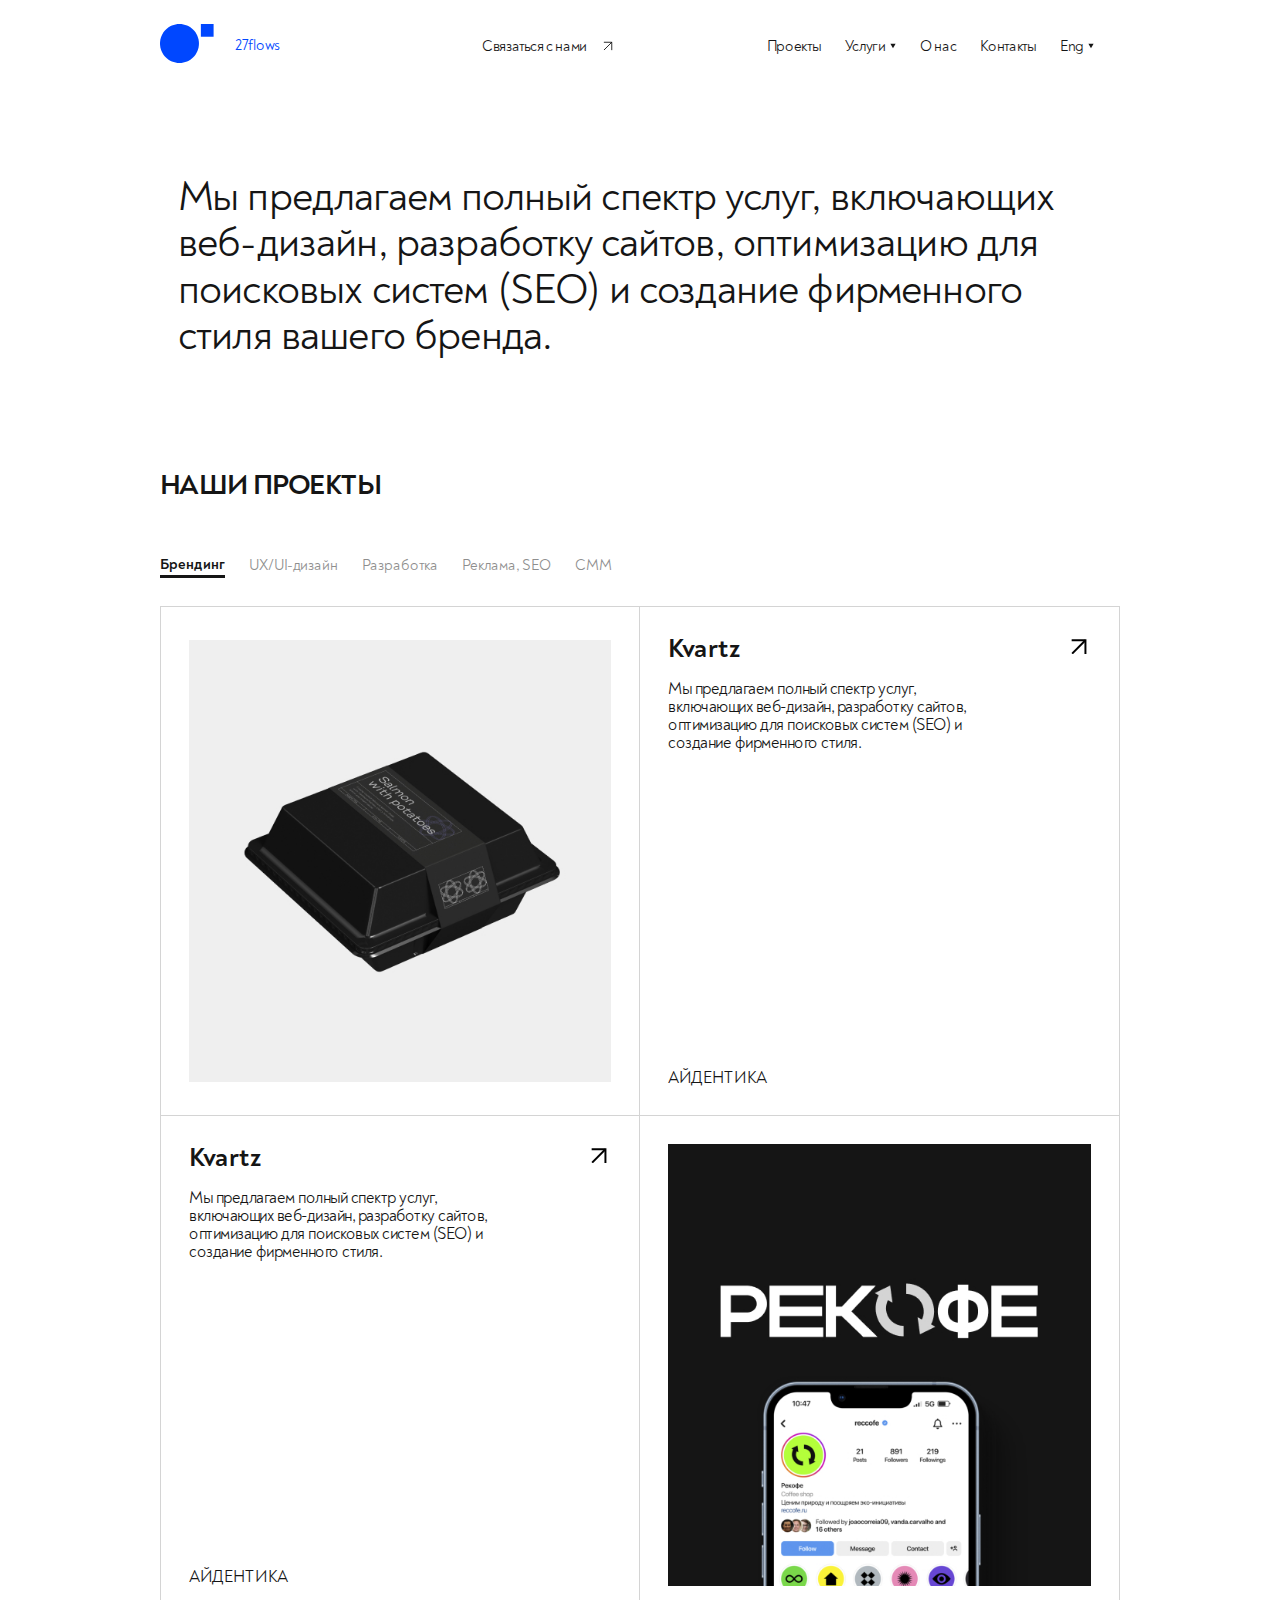
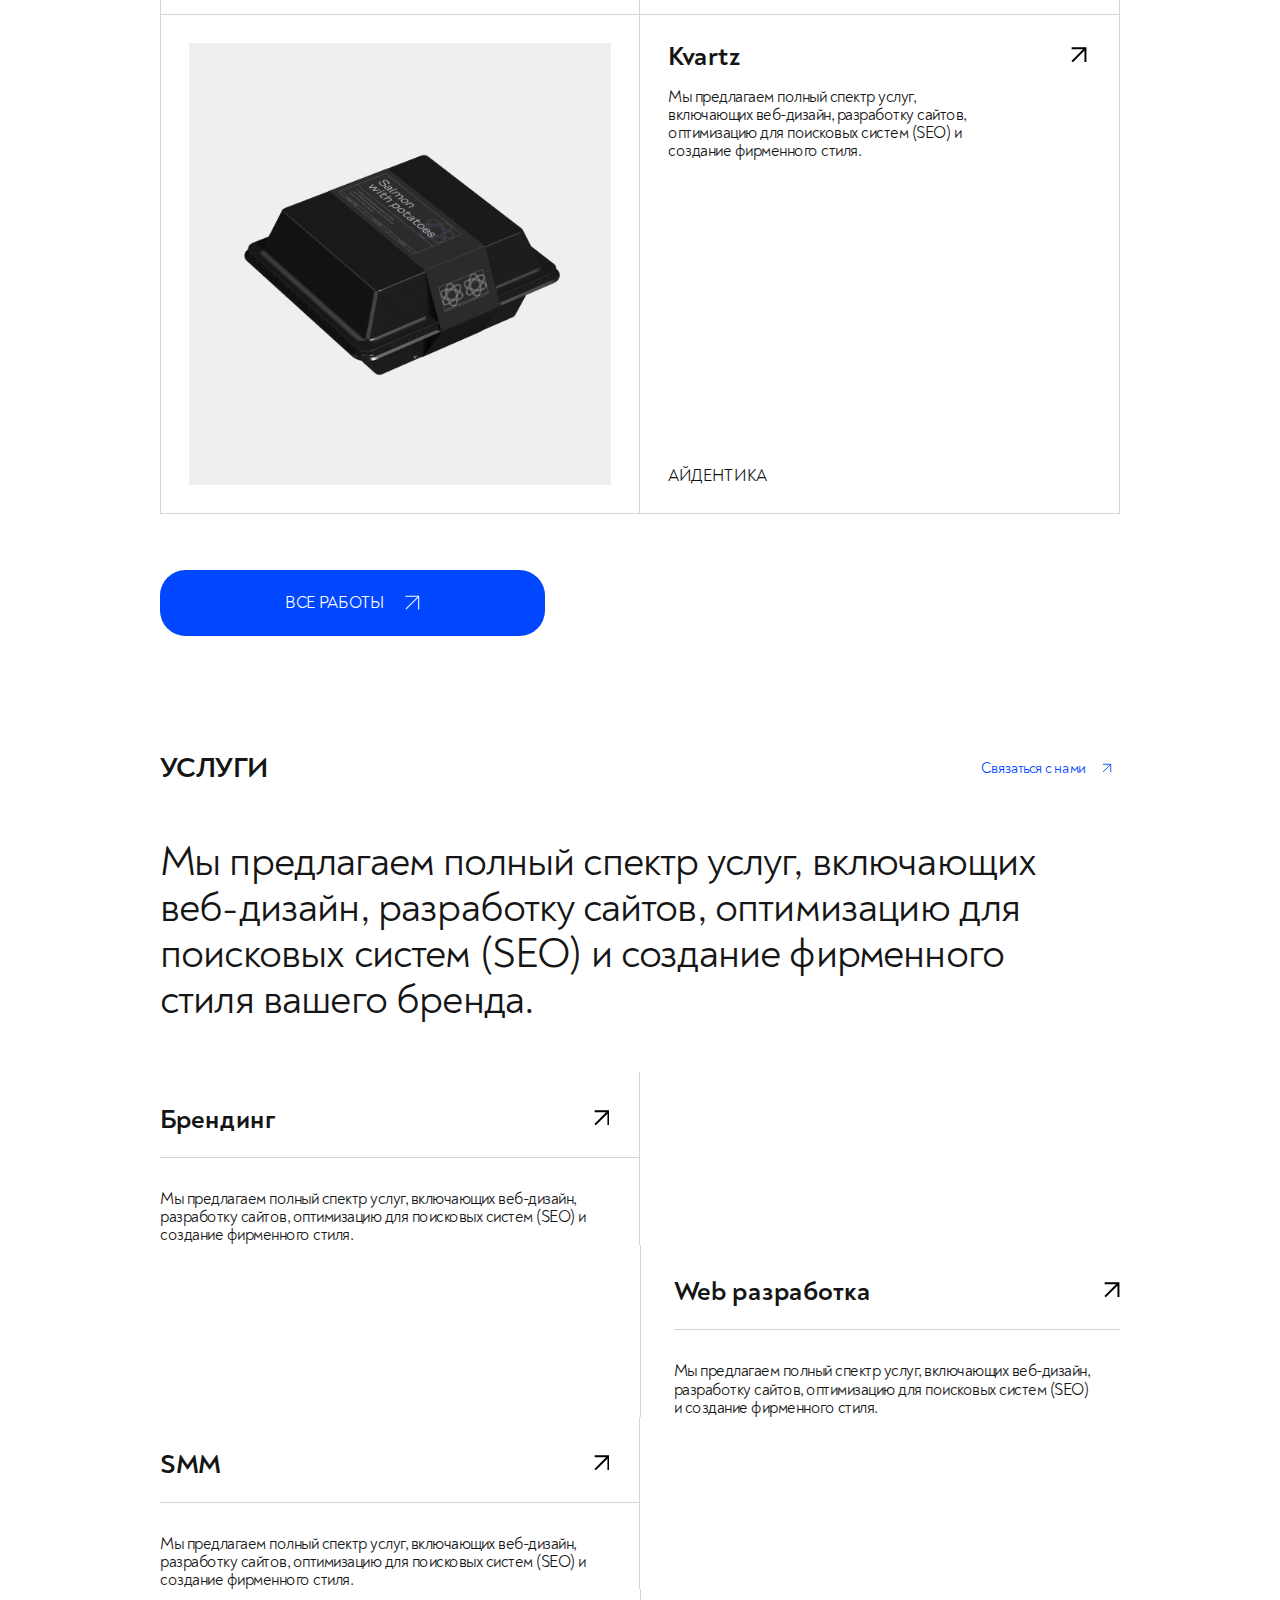
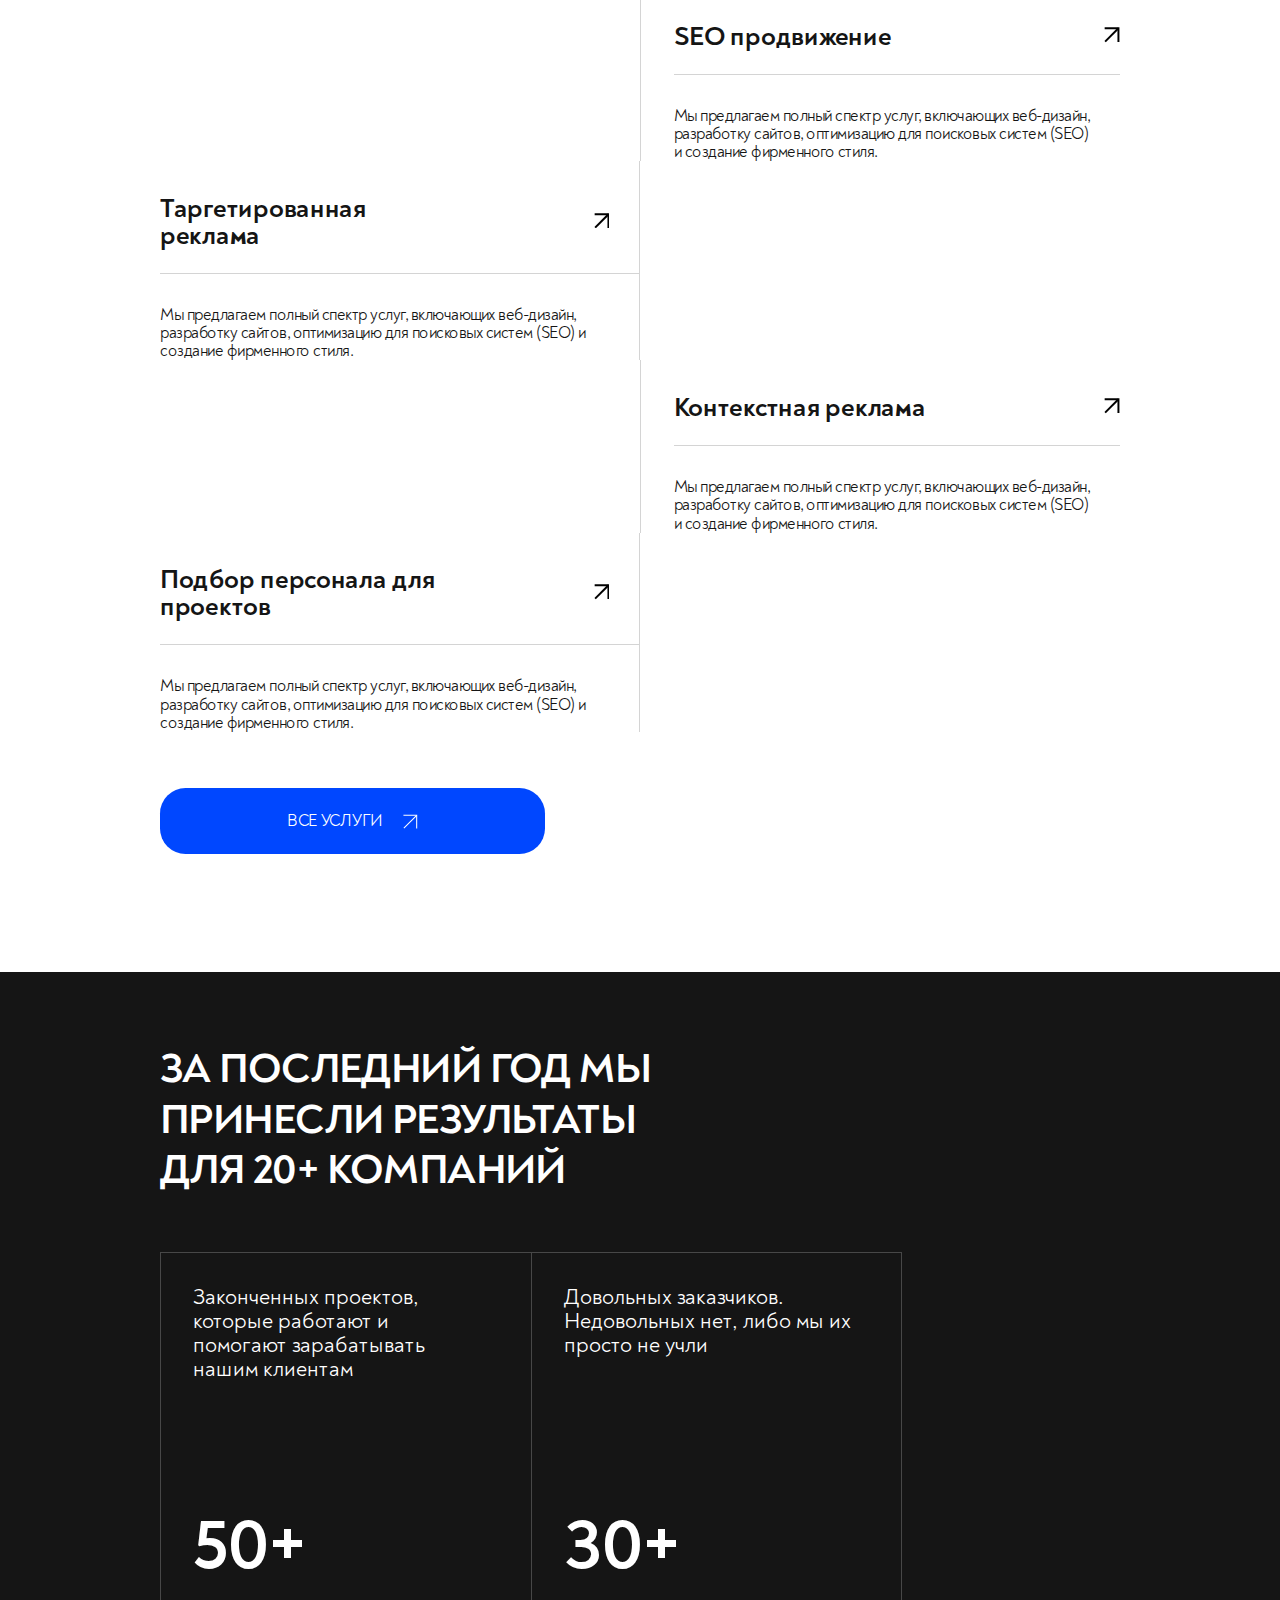
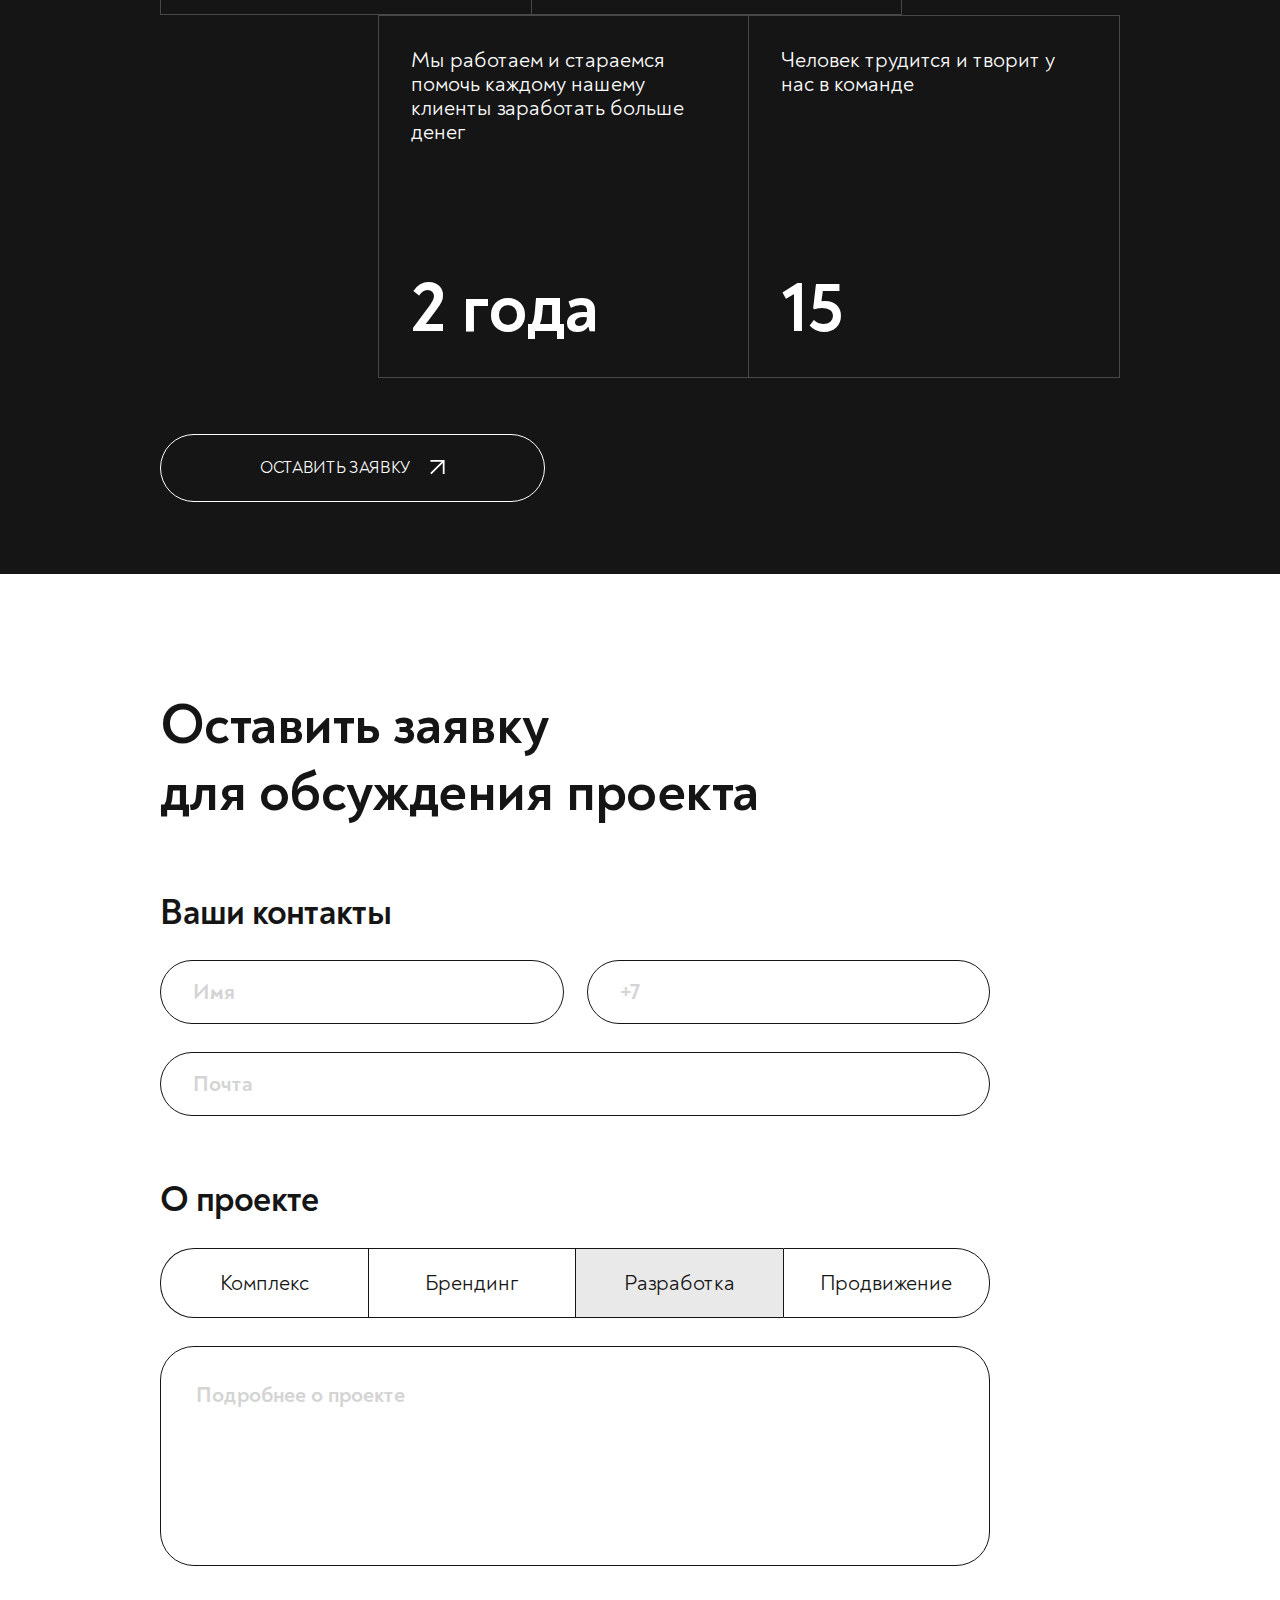
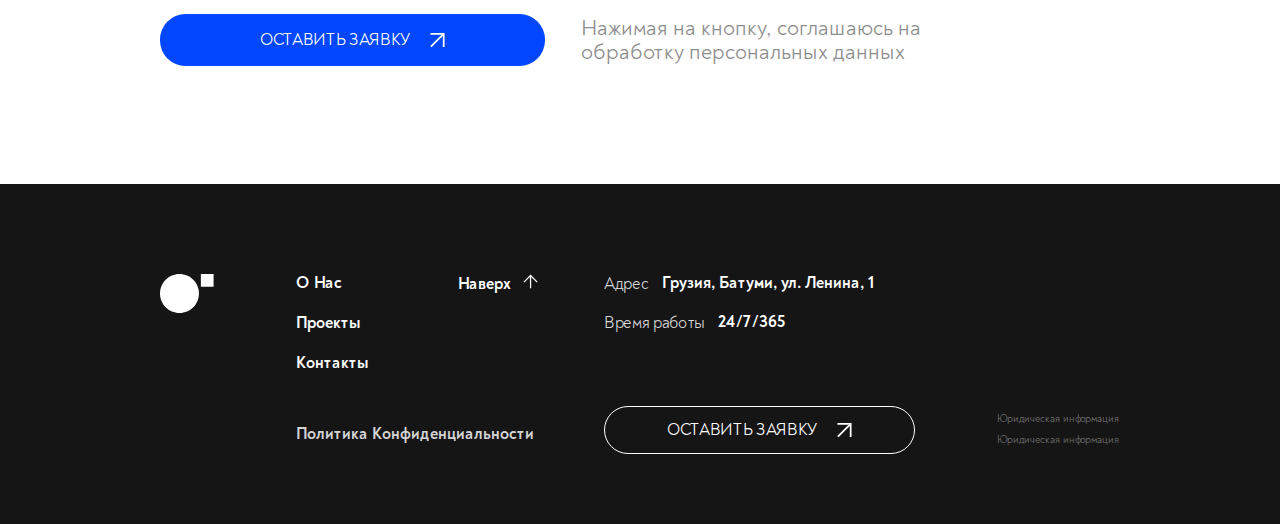
<file: index.html>
<!DOCTYPE html>
<html lang="en">

<head>
    <meta charset="UTF-8" />
    <meta name="viewport" content="width=device-width, initial-scale=1.0" />
    <title>27flows</title>
    <link rel="stylesheet" href="./styles/index.css" />
</head>

<body>
    <div class="mobile-menu">
        <button type="button" class="mobile-menu__close-btn closeMobileMenu">
            <svg width="24" height="24" viewBox="0 0 24 24" fill="none" xmlns="http://www.w3.org/2000/svg">
                <path d="M18 6L6 18" stroke="white" stroke-linecap="round" stroke-linejoin="round" />
                <path d="M6 6L18 18" stroke="white" stroke-linecap="round" stroke-linejoin="round" />
            </svg>
        </button>
        <nav class="mobile-menu__nav">
            <ul class="mobile-menu__nav-list">
                <li class="mobile-menu__nav-list-item">
                    <a href="#" class="mobile-menu__nav-list-item-link">
                        Проекты
                    </a>
                </li>
                <li class="mobile-menu__nav-list-item submenuToggle">
                     <a href="#" class="mobile-menu__nav-list-item-link">
                        Услуги
                    </a>
                </li>
                <li class="mobile-menu__nav-list-item">
                    <a href="#" class="mobile-menu__nav-list-item-link">
                        О нас
                    </a>
                </li>
                <li class="mobile-menu__nav-list-item">
                    <a href="#" class="mobile-menu__nav-list-item-link">
                        Контакты
                    </a>
                </li>
                <li class="mobile-menu__nav-list-item submenuToggle">
                    <div class="mobile-menu__nav-list-item-top">
                        Eng
                        <div class="mobile-menu__nav-list-item-chevron">
                            <svg width="12" height="9" viewBox="0 0 12 9" fill="none"
                                xmlns="http://www.w3.org/2000/svg">
                                <path d="M6 9L0.803847 -2.51245e-08L11.1962 8.834e-07L6 9Z" fill="white" />
                            </svg>
                        </div>
                    </div>
                    <div class="mobile-menu__nav-list-item-submenu submenu">
                        <a href="#" class="mobile-menu__nav-list-item-submenu-link">
                            En
                        </a>
                        <a href="#" class="mobile-menu__nav-list-item-submenu-link">
                            Gr
                        </a>
                    </div>
                </li>
            </ul>
        </nav>
        <a href="#" class="btn btn--white btn--icon mobile-menu__btn">
            <span class="btn__label">
                Оставить заявку
            </span>
            <div class="btn__icon">
                <svg width="14" height="14" viewBox="0 0 14 14" fill="none" xmlns="http://www.w3.org/2000/svg">
                    <path d="M1 1H13V13" stroke="white" stroke-width="1.2" />
                    <path d="M13.0004 1L1.40039 12.6" stroke="white" stroke-width="1.2" />
                </svg>
            </div>
        </a>
    </div>
    <header id="header" class="header">
        <div class="wrapper header__wrapper">
            <a href="#" class="header__logo-link">
                <div class="logo header__logo">
                    <svg width="72" height="56" viewBox="0 0 72 56" fill="none" xmlns="http://www.w3.org/2000/svg">
                        <path
                            d="M51.9297 25.9779C51.9297 11.6307 40.3048 0 25.9649 0C11.6249 0 0 11.6307 0 25.9779C0 40.325 11.6249 51.9557 25.9649 51.9557C40.3048 51.9557 51.9297 40.325 51.9297 25.9779Z"
                            fill="#0047FF" />
                        <path d="M71.4653 0H54.4883V16.9855H71.4653V0Z" fill="#0047FF" />
                    </svg>
                </div>
                <h1 class="header__company-name">27flows</h1>
            </a>
            <a href="#" id="togglePopup" class="main-link header__main-link">
                Связаться с нами
                <div class="main-link__icon">
                    <svg width="24" height="24" viewBox="0 0 24 24" fill="none" xmlns="http://www.w3.org/2000/svg">
                        <path d="M7 7H17V17" stroke="#151515" stroke-width="1.2" stroke-linecap="round"
                            stroke-linejoin="round" />
                        <path d="M7 17L17 7" stroke="#151515" stroke-width="1.2" stroke-linecap="round"
                            stroke-linejoin="round" />
                    </svg>
                </div>
            </a>
            <nav class="header__nav">
                <ul class="header__nav-list">
                    <li class="header__nav-list-item">
                        <a href="#projects" class="header__nav-link smoothScrollLink">Проекты</a>
                    </li>
                    <li class="header__nav-list-item header__nav-list-item--submenu submenuToggle">
                        <div class="header__nav-list-item-top">
                            <a href="#offers" class="header__nav-link smoothScrollLink">Услуги</a>
                            <div class="header__nav-list-item-chevron">
                                <svg width="8" height="6" viewBox="0 0 8 6" fill="none"
                                    xmlns="http://www.w3.org/2000/svg">
                                    <path d="M4 6L0.535899 -6.52533e-07L7.4641 -4.68497e-08L4 6Z" fill="#151515" />
                                </svg>
                            </div>
                        </div>
                        <ul class="header__nav-list-item-submenu submenu">
                            <li class="header__nav-list-item-submenu-item">
                                <a href="#" class="header__nav-list-item-submenu-item-link">
                                    Брендинг
                                </a>
                            </li>
                            <li class="header__nav-list-item-submenu-item">
                                <a href="#" class="header__nav-list-item-submenu-item-link">
                                    UX/UI-дизайн
                                </a>
                            </li>
                            <li class="header__nav-list-item-submenu-item">
                                <a href="#" class="header__nav-list-item-submenu-item-link">
                                    Разработка
                                </a>
                            </li>
                            <li class="header__nav-list-item-submenu-item">
                                <a href="#" class="header__nav-list-item-submenu-item-link">
                                    Реклама, SEO
                                </a>
                            </li>
                            <li class="header__nav-list-item-submenu-item">
                                <a href="#" class="header__nav-list-item-submenu-item-link">
                                    СММ
                                </a>
                            </li>
                        </ul>
                    </li>
                    <li class="header__nav-list-item">
                        <a href="#" class="header__nav-link">О нас</a>
                    </li>
                    <li class="header__nav-list-item">
                        <a href="#request" class="header__nav-link  smoothScrollLink">Контакты</a>
                    </li>
                    <li class="header__nav-list-item header__nav-list-item--submenu submenuToggle">
                        <div class="header__nav-list-item-top">
                            <span class="header__nav-list-item-top-value"> Eng </span>
                            <div class="header__nav-list-item-chevron">
                                <svg width="8" height="6" viewBox="0 0 8 6" fill="none"
                                    xmlns="http://www.w3.org/2000/svg">
                                    <path d="M4 6L0.535899 -6.52533e-07L7.4641 -4.68497e-08L4 6Z" fill="#151515" />
                                </svg>
                            </div>
                        </div>
                        <ul class="header__nav-list-item-submenu submenu">
                            <li class="header__nav-list-item-submenu-item">
                                <a href="#" class="header__nav-list-item-submenu-item-link">
                                    Ru
                                </a>
                            </li>
                            <li class="header__nav-list-item-submenu-item">
                                <a href="#" class="header__nav-list-item-submenu-item-link">
                                    Gr
                                </a>
                            </li>
                        </ul>
                    </li>
                </ul>
            </nav>
            <div class="header__menu toggleMobileMenu">
                <span class="header__menu-text">Меню</span>
                <button class="header__burger-btn">
                    <svg width="19" height="11" viewBox="0 0 19 11" fill="none" xmlns="http://www.w3.org/2000/svg">
                        <path d="M1 0.75H10" stroke="#151515" stroke-width="0.9" stroke-linecap="round" />
                        <path d="M1 5.25H18.25" stroke="#151515" stroke-width="0.9" stroke-linecap="round" />
                        <path d="M1 9.75H18.25" stroke="#151515" stroke-width="0.9" stroke-linecap="round" />
                    </svg>
                </button>
            </div>
        </div>
    </header>
    <main class="main main--main">
        <section class="promo-section">
            <div class="wrapper promo-section__wrapper">
                <p class="slogan promo-section__slogan">
                    Мы предлагаем полный спектр услуг, включающих веб-дизайн, разработку
                    сайтов, оптимизацию для поисковых систем (SEO) и создание фирменного
                    стиля вашего бренда.
                </p>
            </div>
        </section>
        <section id="projects" class="projects-section tab-section">
            <div class="wrapper projects-section__wrapper">
                <div class="hgroup projects-section__hgroup">
                    <h2 class="subheading projects-section__heading">Наши проекты</h2>
                    <a href="#" id="togglePopup" class="main-link main-link--blue projects-section__main-link">
                        Связаться с нами
                        <div class="main-link__icon">
                            <svg width="24" height="24" viewBox="0 0 24 24" fill="none"
                                xmlns="http://www.w3.org/2000/svg">
                                <path d="M7 7H17V17" stroke="#151515" stroke-width="1.2" stroke-linecap="round"
                                    stroke-linejoin="round" />
                                <path d="M7 17L17 7" stroke="#151515" stroke-width="1.2" stroke-linecap="round"
                                    stroke-linejoin="round" />
                            </svg>
                        </div>
                    </a>
                </div>
                <div class="projects-section__content">
                    <div class="projects-section__sidebar">
                        <ul class="tab-list tab-list--col projects-section__tab-list">
                            <li class="tab-list__item tab-list__item--active">
                                <button type="button" class="tab-list__item-btn">
                                    Брендинг
                                </button>
                            </li>
                            <li class="tab-list__item">
                                <button type="button" class="tab-list__item-btn">
                                    UX/UI-дизайн
                                </button>
                            </li>
                            <li class="tab-list__item">
                                <button type="button" class="tab-list__item-btn">
                                    Разработка
                                </button>
                            </li>
                            <li class="tab-list__item">
                                <button type="button" class="tab-list__item-btn">
                                    Реклама, SEO
                                </button>
                            </li>
                            <li class="tab-list__item">
                                <button type="button" class="tab-list__item-btn">СММ</button>
                            </li>
                        </ul>
                        <a href="#" class="btn btn--icon projects-section__btn">
                            <p class="btn__label">все работы</p>
                            <div class="btn__icon">
                                <svg width="17" height="16" viewBox="0 0 17 16" fill="none"
                                    xmlns="http://www.w3.org/2000/svg">
                                    <path d="M0.5 1H15.5V16" stroke="white" stroke-width="1.2" />
                                    <path d="M15.5 1L1 15.5" stroke="white" stroke-width="1.2" />
                                </svg>
                            </div>
                        </a>
                    </div>
                    <div class="page-list projects-section__page-list">
                        <div class="page-list__page page-list__page--active">
                            <div class="grid-list projects-section__grid-list">
                                <div class="grid-list__row">
                                    <div class="grid-list__col">
                                        <a href="#" class="grid-list__col-header">
                                            <h3 class="grid-list__col-heading">Kvartz</h3>
                                            <div class="grid-list__col-link">
                                                <svg width="24" height="24" viewBox="0 0 24 24" fill="none"
                                                    xmlns="http://www.w3.org/2000/svg">
                                                    <path d="M1 2H22V23" stroke="black" stroke-width="3" />
                                                    <path d="M21.9992 2L1.69922 22.3" stroke="black" stroke-width="3" />
                                                </svg>
                                            </div>
                                        </a>
                                        <div class="grid-list__col-body">
                                            <p class="grid-list__col-text">
                                                Мы предлагаем полный спектр услуг, включающих
                                                веб-дизайн, разработку сайтов, оптимизацию для
                                                поисковых систем (SEO) и создание фирменного стиля.
                                            </p>
                                        </div>
                                        <div class="grid-list__col-footer">
                                            <ul class="grid-list__col-categorylist">
                                                <li class="grid-list__col-categorylist-item">
                                                    <a href="#" class="grid-list__category">
                                                        Айдентика
                                                    </a>
                                                </li>
                                            </ul>
                                        </div>
                                    </div>
                                    <div class="grid-list__col">
                                        <img src="./assets/img/project-img-1.jpg" alt="Kvartz"
                                            class="grid-list__col-img" />
                                    </div>
                                </div>
                                <div class="grid-list__row grid-list__row--reverse">
                                    <div class="grid-list__col">
                                        <a href="#" class="grid-list__col-header">
                                            <h3 class="grid-list__col-heading">Kvartz</h3>
                                            <div class="grid-list__col-link">
                                                <svg width="24" height="24" viewBox="0 0 24 24" fill="none"
                                                    xmlns="http://www.w3.org/2000/svg">
                                                    <path d="M1 2H22V23" stroke="black" stroke-width="3" />
                                                    <path d="M21.9992 2L1.69922 22.3" stroke="black" stroke-width="3" />
                                                </svg>
                                            </div>
                                        </a>
                                        <div class="grid-list__col-body">
                                            <p class="grid-list__col-text">
                                                Мы предлагаем полный спектр услуг, включающих
                                                веб-дизайн, разработку сайтов, оптимизацию для
                                                поисковых систем (SEO) и создание фирменного стиля.
                                            </p>
                                        </div>
                                        <div class="grid-list__col-footer">
                                            <ul class="grid-list__col-categorylist">
                                                <li class="grid-list__col-categorylist-item">
                                                    <a href="#" class="grid-list__category">
                                                        Айдентика
                                                    </a>
                                                </li>
                                            </ul>
                                        </div>
                                    </div>
                                    <div class="grid-list__col">
                                        <img src="./assets/img/project-img-2.jpg" alt="Kvartz"
                                            class="grid-list__col-img" />
                                    </div>
                                </div>
                                <div class="grid-list__row">
                                    <div class="grid-list__col">
                                        <a href="#" class="grid-list__col-header">
                                            <h3 class="grid-list__col-heading">Kvartz</h3>
                                            <div class="grid-list__col-link">
                                                <svg width="24" height="24" viewBox="0 0 24 24" fill="none"
                                                    xmlns="http://www.w3.org/2000/svg">
                                                    <path d="M1 2H22V23" stroke="black" stroke-width="3" />
                                                    <path d="M21.9992 2L1.69922 22.3" stroke="black" stroke-width="3" />
                                                </svg>
                                            </div>
                                        </a>
                                        <div class="grid-list__col-body">
                                            <p class="grid-list__col-text">
                                                Мы предлагаем полный спектр услуг, включающих
                                                веб-дизайн, разработку сайтов, оптимизацию для
                                                поисковых систем (SEO) и создание фирменного стиля.
                                            </p>
                                        </div>
                                        <div class="grid-list__col-footer">
                                            <ul class="grid-list__col-categorylist">
                                                <li class="grid-list__col-categorylist-item">
                                                    <a href="#" class="grid-list__category">
                                                        Айдентика
                                                    </a>
                                                </li>
                                            </ul>
                                        </div>
                                    </div>
                                    <div class="grid-list__col">
                                        <img src="./assets/img/project-img-1.jpg" alt="Kvartz"
                                            class="grid-list__col-img" />
                                    </div>
                                </div>
                            </div>
                        </div>
                        <div class="page-list__page">
                            <div class="grid-list projects-section__grid-list">
                                <div class="grid-list__row">
                                    <div class="grid-list__col">
                                        <a href="#" class="grid-list__col-header">
                                            <h3 class="grid-list__col-heading">Kvartz</h3>
                                            <div class="grid-list__col-link">
                                                <svg width="24" height="24" viewBox="0 0 24 24" fill="none"
                                                    xmlns="http://www.w3.org/2000/svg">
                                                    <path d="M1 2H22V23" stroke="black" stroke-width="3" />
                                                    <path d="M21.9992 2L1.69922 22.3" stroke="black" stroke-width="3" />
                                                </svg>
                                            </div>
                                        </a>
                                        <div class="grid-list__col-body">
                                            <p class="grid-list__col-text">
                                                Мы предлагаем полный спектр услуг, включающих
                                                веб-дизайн, разработку сайтов, оптимизацию для
                                                поисковых систем (SEO) и создание фирменного стиля.
                                            </p>
                                        </div>
                                        <div class="grid-list__col-footer">
                                            <ul class="grid-list__col-categorylist">
                                                <li class="grid-list__col-categorylist-item">
                                                    <a href="#" class="grid-list__category">
                                                        Айдентика
                                                    </a>
                                                </li>
                                            </ul>
                                        </div>
                                    </div>
                                    <div class="grid-list__col">
                                        <img src="./assets/img/project-img-1.jpg" alt="Kvartz"
                                            class="grid-list__col-img" />
                                    </div>
                                </div>
                                <div class="grid-list__row grid-list__row--reverse">
                                    <div class="grid-list__col">
                                        <a href="#" class="grid-list__col-header">
                                            <h3 class="grid-list__col-heading">Kvartz</h3>
                                            <div class="grid-list__col-link">
                                                <svg width="24" height="24" viewBox="0 0 24 24" fill="none"
                                                    xmlns="http://www.w3.org/2000/svg">
                                                    <path d="M1 2H22V23" stroke="black" stroke-width="3" />
                                                    <path d="M21.9992 2L1.69922 22.3" stroke="black" stroke-width="3" />
                                                </svg>
                                            </div>
                                        </a>
                                        <div class="grid-list__col-body">
                                            <p class="grid-list__col-text">
                                                Мы предлагаем полный спектр услуг, включающих
                                                веб-дизайн, разработку сайтов, оптимизацию для
                                                поисковых систем (SEO) и создание фирменного стиля.
                                            </p>
                                        </div>
                                        <div class="grid-list__col-footer">
                                            <ul class="grid-list__col-categorylist">
                                                <li class="grid-list__col-categorylist-item">
                                                    <a href="#" class="grid-list__category">
                                                        Айдентика
                                                    </a>
                                                </li>
                                            </ul>
                                        </div>
                                    </div>
                                    <div class="grid-list__col">
                                        <img src="./assets/img/project-img-2.jpg" alt="Kvartz"
                                            class="grid-list__col-img" />
                                    </div>
                                </div>
                                <div class="grid-list__row">
                                    <div class="grid-list__col">
                                        <a href="#" class="grid-list__col-header">
                                            <h3 class="grid-list__col-heading">Kvartz</h3>
                                            <div class="grid-list__col-link">
                                                <svg width="24" height="24" viewBox="0 0 24 24" fill="none"
                                                    xmlns="http://www.w3.org/2000/svg">
                                                    <path d="M1 2H22V23" stroke="black" stroke-width="3" />
                                                    <path d="M21.9992 2L1.69922 22.3" stroke="black" stroke-width="3" />
                                                </svg>
                                            </div>
                                        </a>
                                        <div class="grid-list__col-body">
                                            <p class="grid-list__col-text">
                                                Мы предлагаем полный спектр услуг, включающих
                                                веб-дизайн, разработку сайтов, оптимизацию для
                                                поисковых систем (SEO) и создание фирменного стиля.
                                            </p>
                                        </div>
                                        <div class="grid-list__col-footer">
                                            <ul class="grid-list__col-categorylist">
                                                <li class="grid-list__col-categorylist-item">
                                                    <a href="#" class="grid-list__category">
                                                        Айдентика
                                                    </a>
                                                </li>
                                            </ul>
                                        </div>
                                    </div>
                                    <div class="grid-list__col">
                                        <img src="./assets/img/project-img-1.jpg" alt="Kvartz"
                                            class="grid-list__col-img" />
                                    </div>
                                </div>
                            </div>
                        </div>
                        <div class="page-list__page">
                            <div class="grid-list projects-section__grid-list">
                                <div class="grid-list__row">
                                    <div class="grid-list__col">
                                        <a href="#" class="grid-list__col-header">
                                            <h3 class="grid-list__col-heading">Kvartz</h3>
                                            <div class="grid-list__col-link">
                                                <svg width="24" height="24" viewBox="0 0 24 24" fill="none"
                                                    xmlns="http://www.w3.org/2000/svg">
                                                    <path d="M1 2H22V23" stroke="black" stroke-width="3" />
                                                    <path d="M21.9992 2L1.69922 22.3" stroke="black" stroke-width="3" />
                                                </svg>
                                            </div>
                                        </a>
                                        <div class="grid-list__col-body">
                                            <p class="grid-list__col-text">
                                                Мы предлагаем полный спектр услуг, включающих
                                                веб-дизайн, разработку сайтов, оптимизацию для
                                                поисковых систем (SEO) и создание фирменного стиля.
                                            </p>
                                        </div>
                                        <div class="grid-list__col-footer">
                                            <ul class="grid-list__col-categorylist">
                                                <li class="grid-list__col-categorylist-item">
                                                    <a href="#" class="grid-list__category">
                                                        Айдентика
                                                    </a>
                                                </li>
                                            </ul>
                                        </div>
                                    </div>
                                    <div class="grid-list__col">
                                        <img src="./assets/img/project-img-1.jpg" alt="Kvartz"
                                            class="grid-list__col-img" />
                                    </div>
                                </div>
                                <div class="grid-list__row grid-list__row--reverse">
                                    <div class="grid-list__col">
                                        <a href="#" class="grid-list__col-header">
                                            <h3 class="grid-list__col-heading">Kvartz</h3>
                                            <div class="grid-list__col-link">
                                                <svg width="24" height="24" viewBox="0 0 24 24" fill="none"
                                                    xmlns="http://www.w3.org/2000/svg">
                                                    <path d="M1 2H22V23" stroke="black" stroke-width="3" />
                                                    <path d="M21.9992 2L1.69922 22.3" stroke="black" stroke-width="3" />
                                                </svg>
                                            </div>
                                        </a>
                                        <div class="grid-list__col-body">
                                            <p class="grid-list__col-text">
                                                Мы предлагаем полный спектр услуг, включающих
                                                веб-дизайн, разработку сайтов, оптимизацию для
                                                поисковых систем (SEO) и создание фирменного стиля.
                                            </p>
                                        </div>
                                        <div class="grid-list__col-footer">
                                            <ul class="grid-list__col-categorylist">
                                                <li class="grid-list__col-categorylist-item">
                                                    <a href="#" class="grid-list__category">
                                                        Айдентика
                                                    </a>
                                                </li>
                                            </ul>
                                        </div>
                                    </div>
                                    <div class="grid-list__col">
                                        <img src="./assets/img/project-img-2.jpg" alt="Kvartz"
                                            class="grid-list__col-img" />
                                    </div>
                                </div>
                                <div class="grid-list__row">
                                    <div class="grid-list__col">
                                        <a href="#" class="grid-list__col-header">
                                            <h3 class="grid-list__col-heading">Kvartz</h3>
                                            <div class="grid-list__col-link">
                                                <svg width="24" height="24" viewBox="0 0 24 24" fill="none"
                                                    xmlns="http://www.w3.org/2000/svg">
                                                    <path d="M1 2H22V23" stroke="black" stroke-width="3" />
                                                    <path d="M21.9992 2L1.69922 22.3" stroke="black" stroke-width="3" />
                                                </svg>
                                            </div>
                                        </a>
                                        <div class="grid-list__col-body">
                                            <p class="grid-list__col-text">
                                                Мы предлагаем полный спектр услуг, включающих
                                                веб-дизайн, разработку сайтов, оптимизацию для
                                                поисковых систем (SEO) и создание фирменного стиля.
                                            </p>
                                        </div>
                                        <div class="grid-list__col-footer">
                                            <ul class="grid-list__col-categorylist">
                                                <li class="grid-list__col-categorylist-item">
                                                    <a href="#" class="grid-list__category">
                                                        Айдентика
                                                    </a>
                                                </li>
                                            </ul>
                                        </div>
                                    </div>
                                    <div class="grid-list__col">
                                        <img src="./assets/img/project-img-1.jpg" alt="Kvartz"
                                            class="grid-list__col-img" />
                                    </div>
                                </div>
                            </div>
                        </div>
                        <div class="page-list__page">
                            <div class="grid-list projects-section__grid-list">
                                <div class="grid-list__row">
                                    <div class="grid-list__col">
                                        <a href="#" class="grid-list__col-header">
                                            <h3 class="grid-list__col-heading">Kvartz</h3>
                                            <div class="grid-list__col-link">
                                                <svg width="24" height="24" viewBox="0 0 24 24" fill="none"
                                                    xmlns="http://www.w3.org/2000/svg">
                                                    <path d="M1 2H22V23" stroke="black" stroke-width="3" />
                                                    <path d="M21.9992 2L1.69922 22.3" stroke="black" stroke-width="3" />
                                                </svg>
                                            </div>
                                        </a>
                                        <div class="grid-list__col-body">
                                            <p class="grid-list__col-text">
                                                Мы предлагаем полный спектр услуг, включающих
                                                веб-дизайн, разработку сайтов, оптимизацию для
                                                поисковых систем (SEO) и создание фирменного стиля.
                                            </p>
                                        </div>
                                        <div class="grid-list__col-footer">
                                            <ul class="grid-list__col-categorylist">
                                                <li class="grid-list__col-categorylist-item">
                                                    <a href="#" class="grid-list__category">
                                                        Айдентика
                                                    </a>
                                                </li>
                                            </ul>
                                        </div>
                                    </div>
                                    <div class="grid-list__col">
                                        <img src="./assets/img/project-img-1.jpg" alt="Kvartz"
                                            class="grid-list__col-img" />
                                    </div>
                                </div>
                                <div class="grid-list__row grid-list__row--reverse">
                                    <div class="grid-list__col">
                                        <a href="#" class="grid-list__col-header">
                                            <h3 class="grid-list__col-heading">Kvartz</h3>
                                            <div class="grid-list__col-link">
                                                <svg width="24" height="24" viewBox="0 0 24 24" fill="none"
                                                    xmlns="http://www.w3.org/2000/svg">
                                                    <path d="M1 2H22V23" stroke="black" stroke-width="3" />
                                                    <path d="M21.9992 2L1.69922 22.3" stroke="black" stroke-width="3" />
                                                </svg>
                                            </div>
                                        </a>
                                        <div class="grid-list__col-body">
                                            <p class="grid-list__col-text">
                                                Мы предлагаем полный спектр услуг, включающих
                                                веб-дизайн, разработку сайтов, оптимизацию для
                                                поисковых систем (SEO) и создание фирменного стиля.
                                            </p>
                                        </div>
                                        <div class="grid-list__col-footer">
                                            <ul class="grid-list__col-categorylist">
                                                <li class="grid-list__col-categorylist-item">
                                                    <a href="#" class="grid-list__category">
                                                        Айдентика
                                                    </a>
                                                </li>
                                            </ul>
                                        </div>
                                    </div>
                                    <div class="grid-list__col">
                                        <img src="./assets/img/project-img-2.jpg" alt="Kvartz"
                                            class="grid-list__col-img" />
                                    </div>
                                </div>
                                <div class="grid-list__row">
                                    <div class="grid-list__col">
                                        <a href="#" class="grid-list__col-header">
                                            <h3 class="grid-list__col-heading">Kvartz</h3>
                                            <div class="grid-list__col-link">
                                                <svg width="24" height="24" viewBox="0 0 24 24" fill="none"
                                                    xmlns="http://www.w3.org/2000/svg">
                                                    <path d="M1 2H22V23" stroke="black" stroke-width="3" />
                                                    <path d="M21.9992 2L1.69922 22.3" stroke="black" stroke-width="3" />
                                                </svg>
                                            </div>
                                        </a>
                                        <div class="grid-list__col-body">
                                            <p class="grid-list__col-text">
                                                Мы предлагаем полный спектр услуг, включающих
                                                веб-дизайн, разработку сайтов, оптимизацию для
                                                поисковых систем (SEO) и создание фирменного стиля.
                                            </p>
                                        </div>
                                        <div class="grid-list__col-footer">
                                            <ul class="grid-list__col-categorylist">
                                                <li class="grid-list__col-categorylist-item">
                                                    <a href="#" class="grid-list__category">
                                                        Айдентика
                                                    </a>
                                                </li>
                                            </ul>
                                        </div>
                                    </div>
                                    <div class="grid-list__col">
                                        <img src="./assets/img/project-img-1.jpg" alt="Kvartz"
                                            class="grid-list__col-img" />
                                    </div>
                                </div>
                            </div>
                        </div>
                        <div class="page-list__page">
                            <div class="grid-list projects-section__grid-list">
                                <div class="grid-list__row">
                                    <div class="grid-list__col">
                                        <a href="#" class="grid-list__col-header">
                                            <h3 class="grid-list__col-heading">Kvartz</h3>
                                            <div class="grid-list__col-link">
                                                <svg width="24" height="24" viewBox="0 0 24 24" fill="none"
                                                    xmlns="http://www.w3.org/2000/svg">
                                                    <path d="M1 2H22V23" stroke="black" stroke-width="3" />
                                                    <path d="M21.9992 2L1.69922 22.3" stroke="black" stroke-width="3" />
                                                </svg>
                                            </div>
                                        </a>
                                        <div class="grid-list__col-body">
                                            <p class="grid-list__col-text">
                                                Мы предлагаем полный спектр услуг, включающих
                                                веб-дизайн, разработку сайтов, оптимизацию для
                                                поисковых систем (SEO) и создание фирменного стиля.
                                            </p>
                                        </div>
                                        <div class="grid-list__col-footer">
                                            <ul class="grid-list__col-categorylist">
                                                <li class="grid-list__col-categorylist-item">
                                                    <a href="#" class="grid-list__category">
                                                        Айдентика
                                                    </a>
                                                </li>
                                            </ul>
                                        </div>
                                    </div>
                                    <div class="grid-list__col">
                                        <img src="./assets/img/project-img-1.jpg" alt="Kvartz"
                                            class="grid-list__col-img" />
                                    </div>
                                </div>
                                <div class="grid-list__row grid-list__row--reverse">
                                    <div class="grid-list__col">
                                        <a href="#" class="grid-list__col-header">
                                            <h3 class="grid-list__col-heading">Kvartz</h3>
                                            <div class="grid-list__col-link">
                                                <svg width="24" height="24" viewBox="0 0 24 24" fill="none"
                                                    xmlns="http://www.w3.org/2000/svg">
                                                    <path d="M1 2H22V23" stroke="black" stroke-width="3" />
                                                    <path d="M21.9992 2L1.69922 22.3" stroke="black" stroke-width="3" />
                                                </svg>
                                            </div>
                                        </a>
                                        <div class="grid-list__col-body">
                                            <p class="grid-list__col-text">
                                                Мы предлагаем полный спектр услуг, включающих
                                                веб-дизайн, разработку сайтов, оптимизацию для
                                                поисковых систем (SEO) и создание фирменного стиля.
                                            </p>
                                        </div>
                                        <div class="grid-list__col-footer">
                                            <ul class="grid-list__col-categorylist">
                                                <li class="grid-list__col-categorylist-item">
                                                    <a href="#" class="grid-list__category">
                                                        Айдентика
                                                    </a>
                                                </li>
                                            </ul>
                                        </div>
                                    </div>
                                    <div class="grid-list__col">
                                        <img src="./assets/img/project-img-2.jpg" alt="Kvartz"
                                            class="grid-list__col-img" />
                                    </div>
                                </div>
                                <div class="grid-list__row">
                                    <div class="grid-list__col">
                                        <a href="#" class="grid-list__col-header">
                                            <h3 class="grid-list__col-heading">Kvartz</h3>
                                            <div class="grid-list__col-link">
                                                <svg width="24" height="24" viewBox="0 0 24 24" fill="none"
                                                    xmlns="http://www.w3.org/2000/svg">
                                                    <path d="M1 2H22V23" stroke="black" stroke-width="3" />
                                                    <path d="M21.9992 2L1.69922 22.3" stroke="black" stroke-width="3" />
                                                </svg>
                                            </div>
                                        </a>
                                        <div class="grid-list__col-body">
                                            <p class="grid-list__col-text">
                                                Мы предлагаем полный спектр услуг, включающих
                                                веб-дизайн, разработку сайтов, оптимизацию для
                                                поисковых систем (SEO) и создание фирменного стиля.
                                            </p>
                                        </div>
                                        <div class="grid-list__col-footer">
                                            <ul class="grid-list__col-categorylist">
                                                <li class="grid-list__col-categorylist-item">
                                                    <a href="#" class="grid-list__category">
                                                        Айдентика
                                                    </a>
                                                </li>
                                            </ul>
                                        </div>
                                    </div>
                                    <div class="grid-list__col">
                                        <img src="./assets/img/project-img-1.jpg" alt="Kvartz"
                                            class="grid-list__col-img" />
                                    </div>
                                </div>
                            </div>
                        </div>
                    </div>
                </div>
                <a href="#" class="btn btn--icon projects-section__mobile-btn">
                    <span class="btn__label">
                        все работы
                    </span>
                    <div class="btn__icon">
                        <svg width="17" height="16" viewBox="0 0 17 16" fill="none" xmlns="http://www.w3.org/2000/svg">
                            <path d="M0.5 1H15.5V16" stroke="white" stroke-width="1.2" />
                            <path d="M15.5 1L1 15.5" stroke="white" stroke-width="1.2" />
                        </svg>
                    </div>
                </a>
            </div>
        </section>
        <!-- <section class="player-section">
            <div class="player player-section__player">
                <button class="player__toggle-btn hidden" type="button">
                    <svg width="243" height="243" viewBox="0 0 243 243" fill="none" xmlns="http://www.w3.org/2000/svg">
                        <circle cx="121.5" cy="121.5" r="121.5" fill="white" />
                        <path d="M159 121L102 153.909L102 88.091L159 121Z" fill="#242424" />
                    </svg>
                </button>
                <video autoplay muted src="./assets/video/test.mp4" class="player__video"></video>
            </div>
        </section> -->
        <section class="offers-section" id="offers">
            <div class="wrapper offers-section__wrapper">
                <div class="hgroup offers-section__hgroup">
                    <h2 class="subheading offers-section__heading">услуги</h2>
                    <a href="#" id="togglePopup" class="main-link main-link--blue offers-section__main-link">
                        Связаться с нами
                        <div class="main-link__icon">
                            <svg width="24" height="24" viewBox="0 0 24 24" fill="none"
                                xmlns="http://www.w3.org/2000/svg">
                                <path d="M7 7H17V17" stroke="#151515" stroke-width="1.2" stroke-linecap="round"
                                    stroke-linejoin="round" />
                                <path d="M7 17L17 7" stroke="#151515" stroke-width="1.2" stroke-linecap="round"
                                    stroke-linejoin="round" />
                            </svg>
                        </div>
                    </a>
                </div>
                <div class="offers-section__content">
                    <div class="offers-section__sidebar">
                        <a href="#" class="btn btn--icon offers-section__btn">
                            <p class="btn__label">все работы</p>
                            <div class="btn__icon">
                                <svg width="17" height="16" viewBox="0 0 17 16" fill="none"
                                    xmlns="http://www.w3.org/2000/svg">
                                    <path d="M0.5 1H15.5V16" stroke="white" stroke-width="1.2"></path>
                                    <path d="M15.5 1L1 15.5" stroke="white" stroke-width="1.2"></path>
                                </svg>
                            </div>
                        </a>
                    </div>
                    <div class="offers-section__body">
                        <p class="slogan offers-section__slogan">
                            Мы предлагаем полный спектр услуг, включающих веб-дизайн, разработку сайтов, оптимизацию для
                            поисковых систем (SEO) и
                            создание фирменного стиля вашего бренда.
                        </p>
                        <ul class="offers-list">
                            <li class="offers-list__item">
                                <a href="#" class="offers-list__item-header">
                                    <h3 class="offers-list__item-heading">
                                        Брендинг
                                    </h3>
                                    <div href="#" class="offers-list__item-link">
                                        <svg width="24" height="24" viewBox="0 0 24 24" fill="none"
                                            xmlns="http://www.w3.org/2000/svg">
                                            <path d="M1 2H22V23" stroke="black" stroke-width="3" />
                                            <path d="M22.0002 2L1.7002 22.3" stroke="black" stroke-width="3" />
                                        </svg>
                                    </div>
                                </a>
                                <div class="offers-list__item-body">
                                    <p class="offers-list__item-text">
                                        Мы предлагаем полный спектр услуг, включающих веб-дизайн, разработку сайтов,
                                        оптимизацию для поисковых систем (SEO)
                                        и создание фирменного стиля.
                                    </p>
                                </div>
                            </li>
                            <li class="offers-list__item">
                                <a href="#" class="offers-list__item-header">
                                    <h3 class="offers-list__item-heading">
                                        Web разработка
                                    </h3>
                                    <div href="#" class="offers-list__item-link">
                                        <svg width="24" height="24" viewBox="0 0 24 24" fill="none"
                                            xmlns="http://www.w3.org/2000/svg">
                                            <path d="M1 2H22V23" stroke="black" stroke-width="3" />
                                            <path d="M22.0002 2L1.7002 22.3" stroke="black" stroke-width="3" />
                                        </svg>
                                    </div>
                                </a>
                                <div class="offers-list__item-body">
                                    <p class="offers-list__item-text">
                                        Мы предлагаем полный спектр услуг, включающих веб-дизайн, разработку сайтов,
                                        оптимизацию для поисковых систем (SEO)
                                        и создание фирменного стиля.
                                    </p>
                                </div>
                            </li>
                            <li class="offers-list__item">
                                <a href="#" class="offers-list__item-header">
                                    <h3 class="offers-list__item-heading">
                                        SMM
                                    </h3>
                                    <div href="#" class="offers-list__item-link">
                                        <svg width="24" height="24" viewBox="0 0 24 24" fill="none"
                                            xmlns="http://www.w3.org/2000/svg">
                                            <path d="M1 2H22V23" stroke="black" stroke-width="3" />
                                            <path d="M22.0002 2L1.7002 22.3" stroke="black" stroke-width="3" />
                                        </svg>
                                    </div>
                                </a>
                                <div class="offers-list__item-body">
                                    <p class="offers-list__item-text">
                                        Мы предлагаем полный спектр услуг, включающих веб-дизайн, разработку сайтов,
                                        оптимизацию для поисковых систем (SEO)
                                        и создание фирменного стиля.
                                    </p>
                                </div>
                            </li>
                            <li class="offers-list__item">
                                <a href="#" class="offers-list__item-header">
                                    <h3 class="offers-list__item-heading">
                                        SEO продвижение
                                    </h3>
                                    <div href="#" class="offers-list__item-link">
                                        <svg width="24" height="24" viewBox="0 0 24 24" fill="none"
                                            xmlns="http://www.w3.org/2000/svg">
                                            <path d="M1 2H22V23" stroke="black" stroke-width="3" />
                                            <path d="M22.0002 2L1.7002 22.3" stroke="black" stroke-width="3" />
                                        </svg>
                                    </div>
                                </a>
                                <div class="offers-list__item-body">
                                    <p class="offers-list__item-text">
                                        Мы предлагаем полный спектр услуг, включающих веб-дизайн, разработку сайтов,
                                        оптимизацию для поисковых систем (SEO)
                                        и создание фирменного стиля.
                                    </p>
                                </div>
                            </li>
                            <li class="offers-list__item">
                                <a href="#" class="offers-list__item-header">
                                    <h3 class="offers-list__item-heading">
                                        Таргетированная
                                        реклама
                                    </h3>
                                    <div href="#" class="offers-list__item-link">
                                        <svg width="24" height="24" viewBox="0 0 24 24" fill="none"
                                            xmlns="http://www.w3.org/2000/svg">
                                            <path d="M1 2H22V23" stroke="black" stroke-width="3" />
                                            <path d="M22.0002 2L1.7002 22.3" stroke="black" stroke-width="3" />
                                        </svg>
                                    </div>
                                </a>
                                <div class="offers-list__item-body">
                                    <p class="offers-list__item-text">
                                        Мы предлагаем полный спектр услуг, включающих веб-дизайн, разработку сайтов,
                                        оптимизацию для поисковых систем (SEO)
                                        и создание фирменного стиля.
                                    </p>
                                </div>
                            </li>
                            <li class="offers-list__item">
                                <a href="#" class="offers-list__item-header">
                                    <h3 class="offers-list__item-heading">
                                        Контекстная
                                        реклама
                                    </h3>
                                    <div href="#" class="offers-list__item-link">
                                        <svg width="24" height="24" viewBox="0 0 24 24" fill="none"
                                            xmlns="http://www.w3.org/2000/svg">
                                            <path d="M1 2H22V23" stroke="black" stroke-width="3" />
                                            <path d="M22.0002 2L1.7002 22.3" stroke="black" stroke-width="3" />
                                        </svg>
                                    </div>
                                </a>
                                <div class="offers-list__item-body">
                                    <p class="offers-list__item-text">
                                        Мы предлагаем полный спектр услуг, включающих веб-дизайн, разработку сайтов,
                                        оптимизацию для поисковых систем (SEO)
                                        и создание фирменного стиля.
                                    </p>
                                </div>
                            </li>
                            <li class="offers-list__item">
                                <a href="#" class="offers-list__item-header">
                                    <h3 class="offers-list__item-heading">
                                        Подбор персонала
                                        для проектов
                                    </h3>
                                    <div href="#" class="offers-list__item-link">
                                        <svg width="24" height="24" viewBox="0 0 24 24" fill="none"
                                            xmlns="http://www.w3.org/2000/svg">
                                            <path d="M1 2H22V23" stroke="black" stroke-width="3" />
                                            <path d="M22.0002 2L1.7002 22.3" stroke="black" stroke-width="3" />
                                        </svg>
                                    </div>
                                </a>
                                <div class="offers-list__item-body">
                                    <p class="offers-list__item-text">
                                        Мы предлагаем полный спектр услуг, включающих веб-дизайн, разработку сайтов,
                                        оптимизацию для поисковых систем (SEO)
                                        и создание фирменного стиля.
                                    </p>
                                </div>
                            </li>
                        </ul>
                    </div>
                </div>
                <a href="#" class="btn btn--icon offers-section__mobile-btn">
                    <span class="btn__label">
                        все услуги
                    </span>
                    <div class="btn__icon">
                        <svg width="17" height="16" viewBox="0 0 17 16" fill="none" xmlns="http://www.w3.org/2000/svg">
                            <path d="M0.5 1H15.5V16" stroke="white" stroke-width="1.2" />
                            <path d="M15.5 1L1 15.5" stroke="white" stroke-width="1.2" />
                        </svg>

                    </div>
                </a>
            </div>
        </section>
        <section class="result-section">
            <div class="wrapper result-section__wrapper">
                <h2 class="subheading subheading--white result-section__heading">
                    За последний год мы принесли результаты для 20+ компаний
                </h2>
                <div class="result-section__content">
                    <div class="result-section__sidebar">
                        <a href="#" id="togglePopup" class="btn btn--icon btn--white result-section__btn">
                            <span class="btn__label">
                                Оставить заявку
                            </span>
                            <div class="btn__icon">
                                <svg width="17" height="17" viewBox="0 0 17 17" fill="none"
                                    xmlns="http://www.w3.org/2000/svg">
                                    <path d="M0.5 1H15.5V16" stroke="white" stroke-width="2" />
                                    <path d="M15.5 1L1 15.5" stroke="white" stroke-width="2" />
                                </svg>

                            </div>
                        </a>
                    </div>
                    <div class="result-section__body">
                        <div class="table result-section__table">
                            <div class="table__cell">
                                <p class="table__cell-text">
                                    Законченных проектов, которые работают и помогают зарабатывать нашим клиентам
                                </p>
                                <p class="table__cell-count">
                                    50+
                                </p>
                            </div>
                            <div class="table__cell">
                                <p class="table__cell-text">
                                    Довольных заказчиков. Недовольных нет, либо мы их просто не учли
                                </p>
                                <p class="table__cell-count">
                                    30+
                                </p>
                            </div>
                            <div class="table__cell table__cell--empty">

                            </div>
                            <div class="table__cell table__cell--empty">

                            </div>
                            <div class="table__cell">
                                <p class="table__cell-text">
                                    Мы работаем и стараемся помочь каждому нашему клиенты заработать больше денег
                                </p>
                                <p class="table__cell-count">
                                    2 года
                                </p>
                            </div>
                            <div class="table__cell">
                                <p class="table__cell-text">
                                    Человек трудится и творит у нас в команде
                                </p>
                                <p class="table__cell-count">
                                    15
                                </p>
                            </div>
                        </div>
                    </div>
                </div>
                <a href="#" id="togglePopup" class="btn btn--white btn--icon result-section__mobile-btn">
                    <span class="btn__label">
                        Оставить заявку
                    </span>
                    <div class="btn__icon">
                        <svg width="17" height="17" viewBox="0 0 17 17" fill="none" xmlns="http://www.w3.org/2000/svg">
                            <path d="M0.5 1H15.5V16" stroke="white" stroke-width="2" />
                            <path d="M15.5 1L1 15.5" stroke="white" stroke-width="2" />
                        </svg>
                    </div>
                </a>
            </div>
        </section>
        <section class="request-section" id="request">
            <div class="wrapper request-section__wrapper">
                <div class="request-section__content">
                    <div class="request-section__col">
                        <h2 class="subheading request-section__heading">
                            Оставить заявку <br>
                            для обсуждения проекта
                        </h2>
                        <div class="contacts-group request-section__contacts-group">
                            <a href="tel:+79000000000" class="tel-link contacts-group__tel-link">+7 (900) 000-00-00</a>
                            <a href="mailto:hello@27flows.ru" class="mail-link contact-group__mail-link">
                                hello@27flows.ru
                            </a>
                            <a href="#" class="link contacts-group__link">
                                <div class="link__icon">
                                    <svg width="22" height="17" viewBox="0 0 22 17" fill="none"
                                        xmlns="http://www.w3.org/2000/svg">
                                        <path
                                            d="M1.38761 5.55335L14.3275 1.74866C15.6076 1.34573 19.9388 0.0793023 19.9388 0.0793023C19.9388 0.0793023 21.9339 -0.464906 21.5996 1.29792C21.4745 2.025 20.7966 4.54669 20.0979 7.27724L17.9591 15.3597C17.9591 15.3597 17.7345 16.5524 16.8042 16.6727C15.8739 16.7929 14.4716 15.7052 14.2251 15.4698C14.0268 15.292 10.4635 12.5669 9.18681 11.2802C8.84345 10.9299 8.47752 10.2601 9.40396 9.61144C11.4963 8.07322 14.0035 6.153 15.5254 4.92874C16.228 4.36366 17.0124 2.96159 14.1671 4.47916L6.14768 8.7122C6.14768 8.7122 5.24154 9.15169 3.68484 8.5242C2.12814 7.8967 0.319515 7.08605 0.319515 7.08605C0.319515 7.08605 -0.886067 6.17599 1.38637 5.55338L1.38761 5.55335Z"
                                            fill="#0047FF" />
                                    </svg>
                                </div>
                                Канал студии
                            </a>
                            <a href="#" class="link contacts-group__link">
                                Скачать бриф
                            </a>
                        </div>
                        <div class="info-group request-section__info-group">
                            <div class="info-group__col">
                                <h4 class="info-group__col-heading">
                                    Вакансии
                                </h4>
                                <a href="mailto:hr@27flows.ru" class="info-group__col-link">hr@27flows.ru</a>
                            </div>
                            <div class="info-group__col">
                                <h4 class="info-group__col-heading">
                                    Сотрудничество
                                </h4>
                                <a href="mailto:hr@27flows.ru" class="info-group__col-link">k@27flows.ru</a>
                            </div>
                        </div>
                    </div>
                    <form class="form request-section__form">
                        <div class="form__group">
                            <h5 class="form__heading">
                                Ваши контакты
                            </h5>
                            <div class="form__row form__row--split">
                                <div class="form__input-wrapper">
                                    <input name="name" type="text" placeholder="Имя" class="form__input">
                                    <span class="form__error">
                                        Введите корректные данные
                                    </span>
                                </div>
                                <div class="form__input-wrapper">
                                    <input type="tel" placeholder="+7" class="form__input">
                                    <span class="form__error">
                                        Введите корректные данные
                                    </span>
                                </div>
                            </div>
                            <div class="form__input-wrapper">
                                <input type="email" placeholder="Почта" class="form__input">
                                <span class="form__error">
                                    Введите корректные данные
                                </span>
                            </div>
                        </div>
                        <div class="form__group form__group--last">
                            <h5 class="form__heading">
                                О проекте
                            </h5>
                            <div class="form__row form__row--even">
                                <label class="form__radio-label">
                                    <input style="display: none;" name="type" value="kompleks" type="radio"
                                        class="form__radio-input">
                                    <div class="form__radio">
                                        Комплекс
                                    </div>
                                </label>
                                <label class="form__radio-label">
                                    <input style="display: none;" name="type" value="kompleks" type="radio"
                                        class="form__radio-input">
                                    <div class="form__radio">
                                        Брендинг
                                    </div>
                                </label>
                                <label class="form__radio-label">
                                    <input checked style="display: none;" name="type" value="kompleks" type="radio"
                                        class="form__radio-input">
                                    <div class="form__radio">
                                        Разработка
                                    </div>
                                </label>
                                <label class="form__radio-label">
                                    <input style="display: none;" name="type" value="kompleks" type="radio"
                                        class="form__radio-input">
                                    <div class="form__radio">
                                        Продвижение
                                    </div>
                                </label>
                            </div>
                            <textarea name="about" placeholder="Подробнее о проекте" class="form__textarea"></textarea>

                        </div>
                        <div class="form__footer">
                            <button type="submit" class="btn btn--icon form__btn">
                                <span class="btn__label">
                                    Оставить заявку
                                </span>
                                <div class="btn__icon">
                                    <svg width="17" height="17" viewBox="0 0 17 17" fill="none"
                                        xmlns="http://www.w3.org/2000/svg">
                                        <path d="M0.5 1H15.5V16" stroke="white" stroke-width="2" />
                                        <path d="M15.5 1L1 15.5" stroke="white" stroke-width="2" />
                                    </svg>
                                </div>
                            </button>
                            <p class="form__subtext">
                                Нажимая на кнопку, соглашаюсь на обработку персональных данных
                            </p>
                        </div>
                    </form>
                </div>
            </div>
        </section>
    </main>
    <footer class="footer" id="footer">
        <div class="wrapper footer__wrapper">
            <div class="footer__col footer__col--logo">
                <a href="#" class="footer__logo-link">
                    <div class="logo logo--white">
                        <svg width="72" height="56" viewBox="0 0 72 56" fill="none" xmlns="http://www.w3.org/2000/svg">
                            <path
                                d="M51.9297 25.9779C51.9297 11.6307 40.3048 0 25.9649 0C11.6249 0 0 11.6307 0 25.9779C0 40.325 11.6249 51.9557 25.9649 51.9557C40.3048 51.9557 51.9297 40.325 51.9297 25.9779Z"
                                fill="white" />
                            <path d="M71.4633 0H54.4863V16.9855H71.4633V0Z" fill="white" />
                        </svg>
                    </div>
                </a>
            </div>
            <div class="footer__col footer__col--split">
                <nav class="footer__nav">
                    <a href="#" class="footer__nav-link">
                        О нас
                    </a>
                    <a href="#projects" class="footer__nav-link smoothScrollLink">
                        Проекты
                    </a>
                    <a href="#contacts" class="footer__nav-link">
                        Контакты
                    </a>
                </nav>
                <div href="#header" class="footer__link smoothScrollLink">
                    наверх
                    <div class="footer__link-icon">
                        <svg width="23" height="24" viewBox="0 0 23 24" fill="none" xmlns="http://www.w3.org/2000/svg">
                            <path d="M1 13L11.6066 2.3934L22.2132 13" stroke="white" stroke-width="2" />
                            <path d="M11.6066 2.39344L11.6066 22.8995" stroke="white" stroke-width="2" />
                        </svg>
                    </div>
                    </a>
                </div>
                <a href="#" class="footer__copyrights-link">
                    политика конфиденциальности
                </a>
            </div>
            <div class="footer__col">
                <div class="footer__row">
                    <h6 class="footer__row-heading">
                        Адрес
                    </h6>
                    <p class="footer__row-text">
                        Грузия, Батуми, ул. Ленина, 1
                    </p>
                </div>
                <div class="footer__row">
                    <h6 class="footer__row-heading">
                        Время работы
                    </h6>
                    <p class="footer__row-text">
                        24/7/365
                    </p>
                </div>
                <a href="#" id="togglePopup" class="btn btn--icon btn--white footer__btn">
                    <span class="btn__label">
                        Оставить заявку
                    </span>
                    <div class="btn__icon">
                        <svg width="17" height="17" viewBox="0 0 17 17" fill="none" xmlns="http://www.w3.org/2000/svg">
                            <path d="M0.5 1H15.5V16" stroke="white" stroke-width="2" />
                            <path d="M15.5 1L1 15.5" stroke="white" stroke-width="2" />
                        </svg>
                    </div>
                </a>
            </div>
            <div class="footer__col">
                <div class="footer__copy-group">
                    <a href="#" class="footer__copy-link">Юридическая информация</a>
                    <a href="#" class="footer__copy-link">Юридическая информация</a>
                </div>
            </div>
        </div>
        <div class="footer__mobile-top">
            <div class="wrapper footer__mobile-wrapper footer__mobile-top-wrapper">

                <ul class="footer__mobile-group">
                    <li class="footer__mobile-group-item">
                        <h6 class="footer__mobile-group-item-heading">
                            Вакансии
                        </h6>
                        <a href="mailto:hr@27flows.ru" class="footer__mobile-link">
                            hr@27flows.ru
                        </a>
                    </li>
                    <li class="footer__mobile-group-item">
                        <h6 class="footer__mobile-group-item-heading">
                            Сотрудничество
                        </h6>
                        <a href="mailto:k@27flows.ru" class="footer__mobile-link">
                            k@27flows.ru
                        </a>
                    </li>
                    <li class="footer__mobile-group-item">
                        <h6 class="footer__mobile-group-item-heading">
                            Время работы
                        </h6>
                        <p class="footer__mobile-link">
                            24/7/365
                        </p>
                    </li>
                    <li class="footer__mobile-group-item">
                        <h6 class="footer__mobile-group-item-heading">
                            Адрес
                        </h6>
                        <p class="footer__mobile-link">
                            Грузия, Батуми, ул. Ленина, 1
                        </p>
                    </li>
                </ul>
                <div class="footer__mobile-col">
                    <div class="footer__mobile-col-item">
                        <a href="tel:+79000000000" class="tel-link tel-link--white footer__mobile-tel-link">
                            +7 (900) 000-00-00
                        </a>
                        <a href="mailto:hello@27flows.ru" class="mail-link mail-link--white footer__mobile-mail-link">
                            hello@27flows.ru
                        </a>
                    </div>
                    <div class="footer__mobile-col-item">
                        <a href="#" class="footer__mobile-link footer__mobile-link--bold footer__mobile-link--icon">
                            <div class="footer__mobile-link-icon">
                                <svg width="22" height="17" viewBox="0 0 22 17" fill="none"
                                    xmlns="http://www.w3.org/2000/svg">
                                    <path
                                        d="M1.38761 5.55335L14.3275 1.74866C15.6076 1.34573 19.9388 0.0793023 19.9388 0.0793023C19.9388 0.0793023 21.9339 -0.464906 21.5996 1.29792C21.4745 2.025 20.7966 4.54669 20.0979 7.27724L17.9591 15.3597C17.9591 15.3597 17.7345 16.5524 16.8042 16.6727C15.8739 16.7929 14.4716 15.7052 14.2251 15.4698C14.0268 15.292 10.4635 12.5669 9.18681 11.2802C8.84345 10.9299 8.47752 10.2601 9.40396 9.61144C11.4963 8.07322 14.0035 6.153 15.5254 4.92874C16.228 4.36366 17.0124 2.96159 14.1671 4.47916L6.14768 8.7122C6.14768 8.7122 5.24154 9.15169 3.68484 8.5242C2.12814 7.8967 0.319515 7.08605 0.319515 7.08605C0.319515 7.08605 -0.886067 6.17599 1.38637 5.55338L1.38761 5.55335Z"
                                        fill="white" />
                                </svg>
                            </div>
                            Канал студии
                        </a>
                        <a href="#" class="footer__mobile-link footer__mobile-link--bold">
                            Скачать бриф
                        </a>
                    </div>

                </div>
            </div>
        </div>
        <div class="footer__mobile-middle">
            <div class="wrapper footer__mobile-wrapper footer__mobile-middle-wrapper">
                <nav class="footer__mobile-nav">
                    <a href="#" class="footer__mobile-nav-link">О нас</a>
                    <a href="#" class="footer__mobile-nav-link">Проекты</a>
                    <a href="#" class="footer__mobile-nav-link">Контакты</a>
                    <a href="#" class="footer__mobile-nav-link">Политика конфиденциальности</a>
                </nav>
                <div href="#header" class="footer__link footer__mobile-up-link smoothScrollLink">
                    наверх
                    <div class="footer__link-icon">
                        <svg width="23" height="24" viewBox="0 0 23 24" fill="none" xmlns="http://www.w3.org/2000/svg">
                            <path d="M1 13L11.6066 2.3934L22.2132 13" stroke="white" stroke-width="2"></path>
                            <path d="M11.6066 2.39344L11.6066 22.8995" stroke="white" stroke-width="2"></path>
                        </svg>
                    </div>

                </div>
            </div>
        </div>
        <div class="footer__mobile-bottom">
            <div class="wrapper footer__mobile-wrapper footer__mobile-bottom-wrapper">
                <a href="#" class="btn btn--white btn--icon footer__mobile-btn">
                    <span class="btn__label">
                        Оставить заявку
                    </span>
                    <div class="btn__icon">
                        <svg width="17" height="17" viewBox="0 0 17 17" fill="none" xmlns="http://www.w3.org/2000/svg">
                            <path d="M0.5 1H15.5V16" stroke="white" stroke-width="2" />
                            <path d="M15.5 1L1 15.5" stroke="white" stroke-width="2" />
                        </svg>
                    </div>
                </a>
                <div class="footer__mobile-copyrights">
                    <a href="#" class="footer__mobile-copyrights-link">
                        Юридическая информация
                    </a>
                    <a href="#" class="footer__mobile-copyrights-link">
                        Юридическая информация
                    </a>
                </div>
            </div>
        </div>
    </footer>
    <div class="overlay">
        <button id="closeOverlay" type="button" class="overlay__close-btn">
            <svg width="40" height="40" viewBox="0 0 40 40" fill="none" xmlns="http://www.w3.org/2000/svg">
                <path d="M30 10L10 30" stroke="white" stroke-width="2" stroke-linecap="round" stroke-linejoin="round" />
                <path d="M10 10L30 30" stroke="white" stroke-width="2" stroke-linecap="round" stroke-linejoin="round" />
            </svg>
        </button>
        <div class="popup overlay__popup">
            <h2 class="popup__heading">
                Оставить <span>заявку</span> <br>
                для обсуждения проекта
            </h2>
            <form class="form popup__form">
                <div class="form__input-wrapper">
                    <input type="text" name="name" placeholder="Имя" class="form__input">
                    <span class="form__error">
                        Введите корректные данные
                    </span>
                </div>
                <div class="form__input-wrapper">
                    <input type="tel" name="tel" placeholder="+7" class="form__input">
                    <span class="form__error">
                        Введите корректные данные
                    </span>
                </div>
                <div class="form__input-wrapper">
                    <input type="email" name="email" placeholder="Почта" class="form__input">
                    <span class="form__error">
                        Введите корректные данные
                    </span>
                </div>
                <button type="submit" class="btn btn--icon form__btn">
                    <span class="btn__label">
                        Оставить заявку
                    </span>
                    <div class="btn__icon">
                        <svg width="17" height="17" viewBox="0 0 17 17" fill="none" xmlns="http://www.w3.org/2000/svg">
                            <path d="M1 1H16V16" stroke="white" stroke-width="2" />
                            <path d="M16 1L1.5 15.5" stroke="white" stroke-width="2" />
                        </svg>
                    </div>
                </button>
                <p class="form__subtext">
                    Нажимая на кнопку, соглашаюсь на обработку персональных данных
                </p>
            </form>
        </div>
    </div>
    <script src="./scripts/iMask.js"></script>
    <script src="./scripts/submenu.js"></script>
    <script src="./scripts/tabs.js"></script>
    <script src="./scripts/player.js"></script>
    <script src="./scripts/popup.js"></script>
    <script src="./scripts/smoothScroll.js"></script>
    <script src="./scripts/validateForm.js"></script>
    <script src="./scripts/mobileMenu.js"></script>
</body>

</html>
</file>
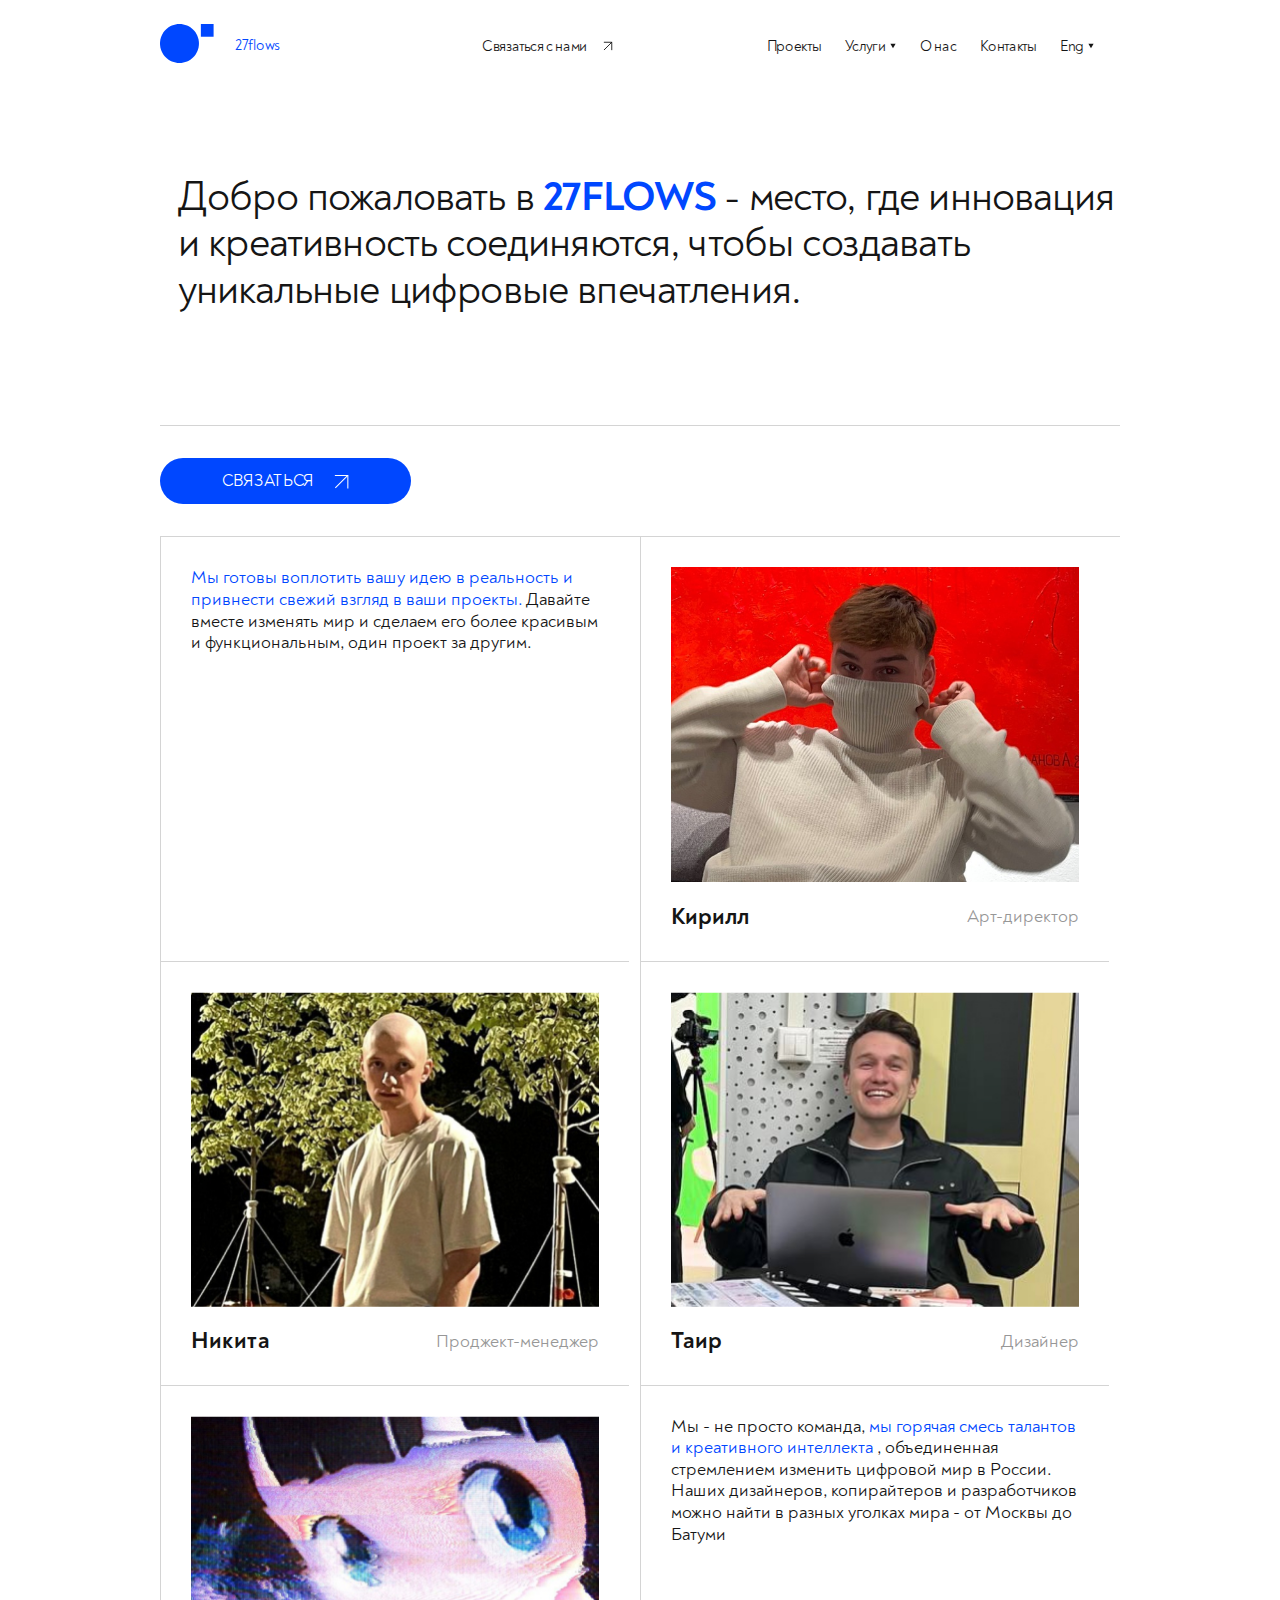
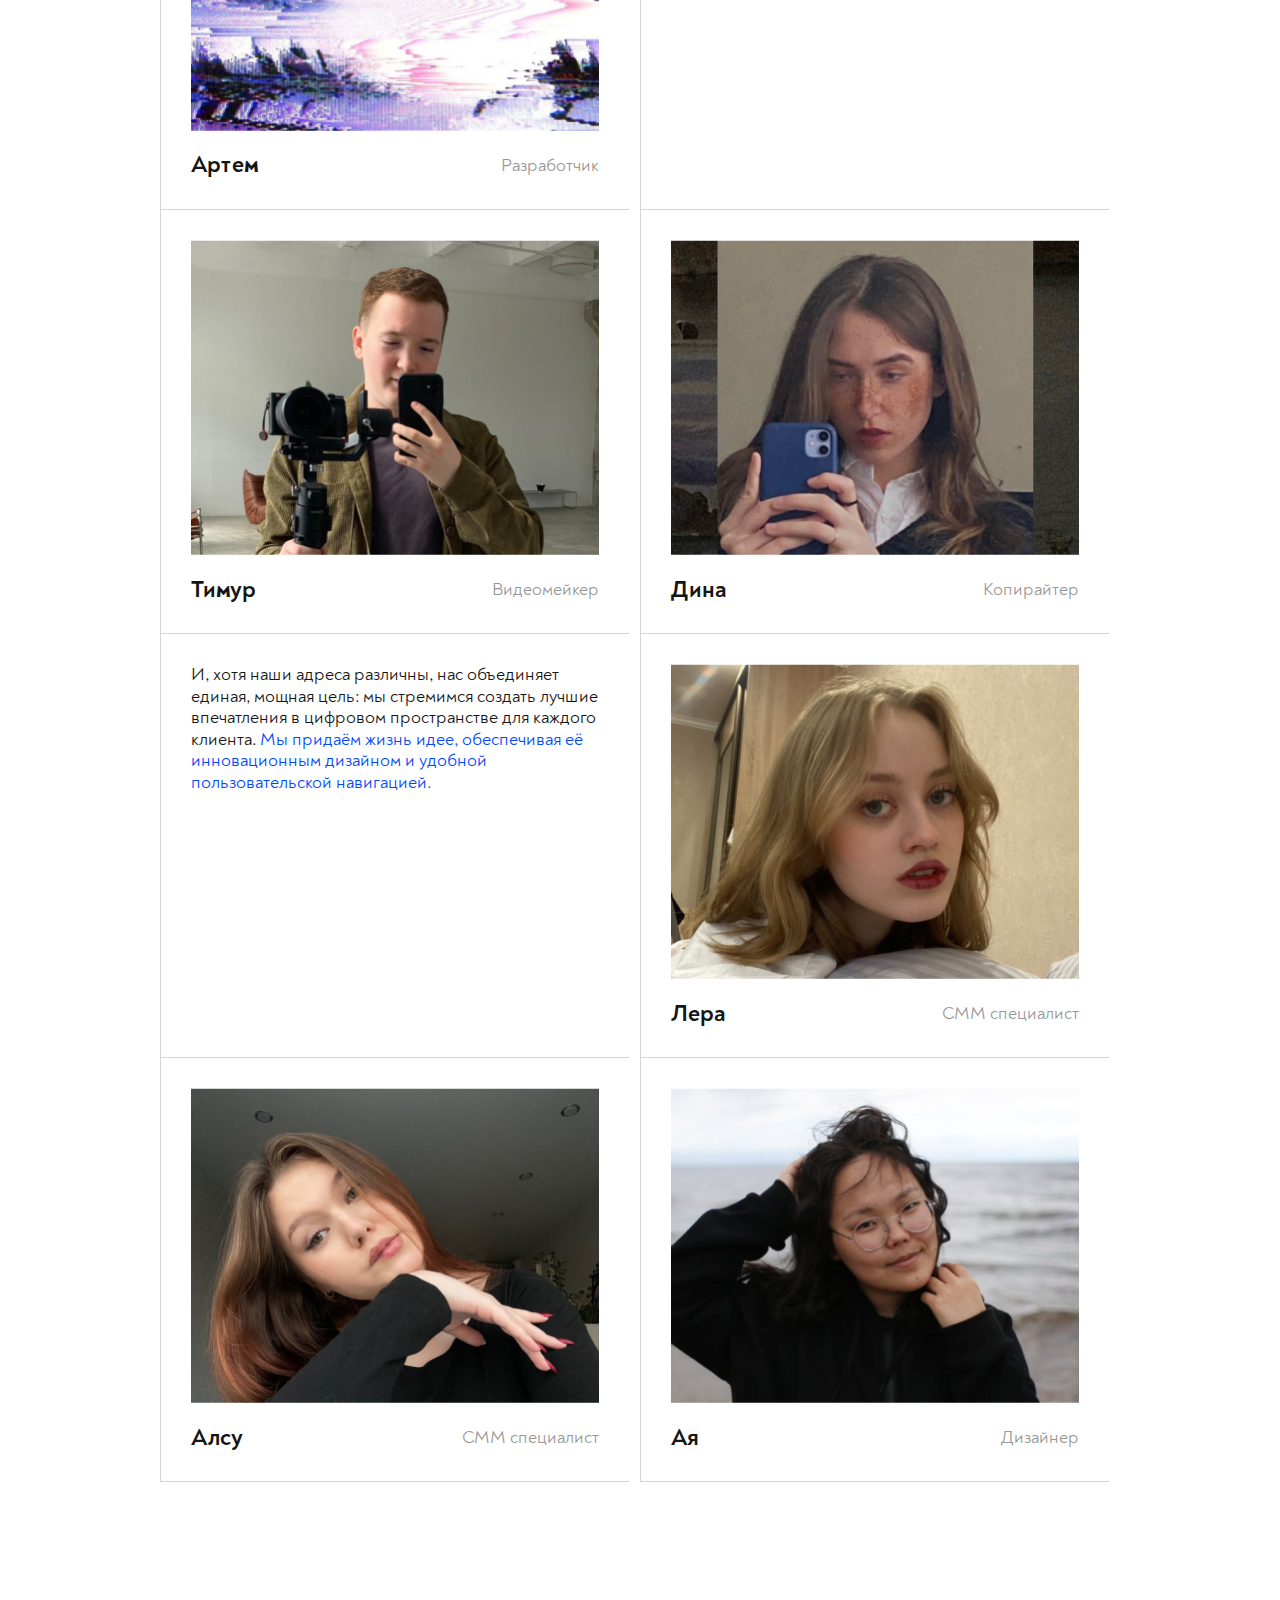
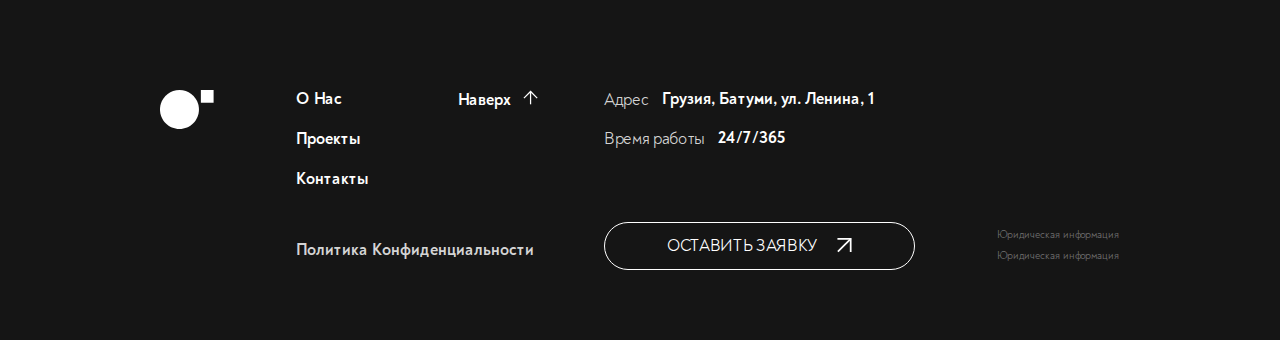
<file: pages/about-us.html>
<!DOCTYPE html>
<html lang="en">

<head>
    <meta charset="UTF-8">
    <meta name="viewport" content="width=device-width, initial-scale=1.0">
    <title>27flows</title>
    <link rel="stylesheet" href="../styles/index.css" />
</head>

<body>
    <div class="mobile-menu">
        <button type="button" class="mobile-menu__close-btn closeMobileMenu">
            <svg width="24" height="24" viewBox="0 0 24 24" fill="none" xmlns="http://www.w3.org/2000/svg">
                <path d="M18 6L6 18" stroke="white" stroke-linecap="round" stroke-linejoin="round" />
                <path d="M6 6L18 18" stroke="white" stroke-linecap="round" stroke-linejoin="round" />
            </svg>
        </button>
        <nav class="mobile-menu__nav">
            <ul class="mobile-menu__nav-list">
                <li class="mobile-menu__nav-list-item">
                    <a href="#" class="mobile-menu__nav-list-item-link">
                        Проекты
                    </a>
                </li>
                <li class="mobile-menu__nav-list-item">
                     <a href="#" class="mobile-menu__nav-list-item-link">Услуги</a>
                </li>
                <li class="mobile-menu__nav-list-item">
                    <a href="#" class="mobile-menu__nav-list-item-link">
                        О нас
                    </a>
                </li>
                <li class="mobile-menu__nav-list-item">
                    <a href="#" class="mobile-menu__nav-list-item-link">
                        Контакты
                    </a>
                </li>
                <li class="mobile-menu__nav-list-item submenuToggle">
                    <div class="mobile-menu__nav-list-item-top">
                        Eng
                        <div class="mobile-menu__nav-list-item-chevron">
                            <svg width="12" height="9" viewBox="0 0 12 9" fill="none"
                                xmlns="http://www.w3.org/2000/svg">
                                <path d="M6 9L0.803847 -2.51245e-08L11.1962 8.834e-07L6 9Z" fill="white" />
                            </svg>
                        </div>
                    </div>
                    <div class="mobile-menu__nav-list-item-submenu submenu">
                        <a href="#" class="mobile-menu__nav-list-item-submenu-link">
                            En
                        </a>
                        <a href="#" class="mobile-menu__nav-list-item-submenu-link">
                            Gr
                        </a>
                    </div>
                </li>
            </ul>
        </nav>
        <a href="#" class="btn btn--white btn--icon mobile-menu__btn">
            <span class="btn__label">
                Оставить заявку
            </span>
            <div class="btn__icon">
                <svg width="14" height="14" viewBox="0 0 14 14" fill="none" xmlns="http://www.w3.org/2000/svg">
                    <path d="M1 1H13V13" stroke="white" stroke-width="1.2" />
                    <path d="M13.0004 1L1.40039 12.6" stroke="white" stroke-width="1.2" />
                </svg>
            </div>
        </a>
    </div>
    <header id="header" class="header">
        <div class="wrapper header__wrapper">
            <a href="#" class="header__logo-link">
                <div class="logo header__logo">
                    <svg width="72" height="56" viewBox="0 0 72 56" fill="none" xmlns="http://www.w3.org/2000/svg">
                        <path
                            d="M51.9297 25.9779C51.9297 11.6307 40.3048 0 25.9649 0C11.6249 0 0 11.6307 0 25.9779C0 40.325 11.6249 51.9557 25.9649 51.9557C40.3048 51.9557 51.9297 40.325 51.9297 25.9779Z"
                            fill="#0047FF" />
                        <path d="M71.4653 0H54.4883V16.9855H71.4653V0Z" fill="#0047FF" />
                    </svg>
                </div>
                <h1 class="header__company-name">27flows</h1>
            </a>
            <a href="#" id="togglePopup" class="main-link header__main-link">
                Связаться с нами
                <div class="main-link__icon">
                    <svg width="24" height="24" viewBox="0 0 24 24" fill="none" xmlns="http://www.w3.org/2000/svg">
                        <path d="M7 7H17V17" stroke="#151515" stroke-width="1.2" stroke-linecap="round"
                            stroke-linejoin="round" />
                        <path d="M7 17L17 7" stroke="#151515" stroke-width="1.2" stroke-linecap="round"
                            stroke-linejoin="round" />
                    </svg>
                </div>
            </a>
            <nav class="header__nav">
                <ul class="header__nav-list">
                    <li class="header__nav-list-item">
                        <a href="#projects" class="header__nav-link smoothScrollLink">Проекты</a>
                    </li>
                    <li class="header__nav-list-item header__nav-list-item--submenu submenuToggle">
                        <div class="header__nav-list-item-top">
                            <a href="#offers" class="header__nav-link smoothScrollLink">Услуги</a>
                            <div class="header__nav-list-item-chevron">
                                <svg width="8" height="6" viewBox="0 0 8 6" fill="none"
                                    xmlns="http://www.w3.org/2000/svg">
                                    <path d="M4 6L0.535899 -6.52533e-07L7.4641 -4.68497e-08L4 6Z" fill="#151515" />
                                </svg>
                            </div>
                        </div>
                        <ul class="header__nav-list-item-submenu submenu">
                            <li class="header__nav-list-item-submenu-item">
                                <a href="#" class="header__nav-list-item-submenu-item-link">
                                    Брендинг
                                </a>
                            </li>
                            <li class="header__nav-list-item-submenu-item">
                                <a href="#" class="header__nav-list-item-submenu-item-link">
                                    UX/UI-дизайн
                                </a>
                            </li>
                            <li class="header__nav-list-item-submenu-item">
                                <a href="#" class="header__nav-list-item-submenu-item-link">
                                    Разработка
                                </a>
                            </li>
                            <li class="header__nav-list-item-submenu-item">
                                <a href="#" class="header__nav-list-item-submenu-item-link">
                                    Реклама, SEO
                                </a>
                            </li>
                            <li class="header__nav-list-item-submenu-item">
                                <a href="#" class="header__nav-list-item-submenu-item-link">
                                    СММ
                                </a>
                            </li>
                        </ul>
                    </li>
                    <li class="header__nav-list-item">
                        <a href="#" class="header__nav-link">О нас</a>
                    </li>
                    <li class="header__nav-list-item">
                        <a href="#request" class="header__nav-link  smoothScrollLink">Контакты</a>
                    </li>
                    <li class="header__nav-list-item header__nav-list-item--submenu submenuToggle">
                        <div class="header__nav-list-item-top">
                            <span class="header__nav-list-item-top-value"> Eng </span>
                            <div class="header__nav-list-item-chevron">
                                <svg width="8" height="6" viewBox="0 0 8 6" fill="none"
                                    xmlns="http://www.w3.org/2000/svg">
                                    <path d="M4 6L0.535899 -6.52533e-07L7.4641 -4.68497e-08L4 6Z" fill="#151515" />
                                </svg>
                            </div>
                        </div>
                        <ul class="header__nav-list-item-submenu submenu">
                            <li class="header__nav-list-item-submenu-item">
                                <a href="#" class="header__nav-list-item-submenu-item-link">
                                    Ru
                                </a>
                            </li>
                            <li class="header__nav-list-item-submenu-item">
                                <a href="#" class="header__nav-list-item-submenu-item-link">
                                    Gr
                                </a>
                            </li>
                        </ul>
                    </li>
                </ul>
            </nav>
            <div class="header__menu toggleMobileMenu">
                <span class="header__menu-text">Меню</span>
                <button class="header__burger-btn">
                    <svg width="19" height="11" viewBox="0 0 19 11" fill="none" xmlns="http://www.w3.org/2000/svg">
                        <path d="M1 0.75H10" stroke="#151515" stroke-width="0.9" stroke-linecap="round" />
                        <path d="M1 5.25H18.25" stroke="#151515" stroke-width="0.9" stroke-linecap="round" />
                        <path d="M1 9.75H18.25" stroke="#151515" stroke-width="0.9" stroke-linecap="round" />
                    </svg>
                </button>
            </div>
        </div>
    </header>
    <main class="main">
        <section class="promo-section">
            <div class="wrapper promo-section__wrapper">
                <p class="slogan promo-section__slogan">
                    Добро пожаловать в <span>27FLOWS</span> - место, где инновация и креативность соединяются, чтобы
                    создавать
                    уникальные цифровые
                    впечатления.
                </p>
            </div>
        </section>
        <section class="about-section">
            <div class="wrapper about-section__wrapper">
                <div class="about-section__content">
                    <div class="about-section__sidebar">
                        <a href="#" class="btn btn--icon about-section__btn">
                            <span class="btn__label">
                                связаться
                            </span>
                            <div class="btn__icon">
                                <svg width="13" height="12" viewBox="0 0 13 12" fill="none"
                                    xmlns="http://www.w3.org/2000/svg">
                                    <path d="M0.75 0.75H12V12" stroke="white" stroke-width="0.9" />
                                    <path d="M12 0.75L1.125 11.625" stroke="white" stroke-width="0.9" />
                                </svg>
                            </div>
                        </a>
                    </div>
                    <div class="about-section__grid">
                        <div class="about-section__grid-block">
                            <p class="about-section__grid-block-text">
                                <span id="togglePopup">
                                    Мы готовы воплотить вашу идею в реальность
                                    и привнести свежий взгляд в ваши проекты.
                                </span> Давайте вместе изменять мир и сделаем его
                                более красивым и функциональным,
                                один проект за другим.
                            </p>
                        </div>
                        <div class="about-section__grid-block">
                            <img src="../assets/img/avatar1.jpg" alt="
                                Кирилл, Арт-директор" class="about-section__grid-block-img">
                            <div class="about-section__grid-block-body">
                                <p class="about-section__grid-block-heading">
                                    Кирилл
                                </p>
                                <p class="about-section__grid-block-subheading">
                                    Арт-директор
                                </p>
                            </div>
                        </div>
                        <div class="about-section__grid-block">
                            <img src="../assets/img/avatar2.jpg" alt="
                                                             Никита,  Проджект-менеджер"
                                class="about-section__grid-block-img">
                            <div class="about-section__grid-block-body">
                                <p class="about-section__grid-block-heading">
                                    Никита
                                </p>
                                <p class="about-section__grid-block-subheading">
                                    Проджект-менеджер
                                </p>
                            </div>
                        </div>
                        <div class="about-section__grid-block">
                            <img src="../assets/img/avatar3.jpg" alt="
                                Таир, Дизайнер" class="about-section__grid-block-img">
                            <div class="about-section__grid-block-body">
                                <p class="about-section__grid-block-heading">
                                    Таир
                                </p>
                                <p class="about-section__grid-block-subheading">
                                    Дизайнер
                                </p>
                            </div>
                        </div>
                        <div class="about-section__grid-block">
                            <img src="../assets/img/avatar4.jpg" alt="
                                                             Артем,  Разработчик"
                                class="about-section__grid-block-img">
                            <div class="about-section__grid-block-body">
                                <p class="about-section__grid-block-heading">
                                    Артем
                                </p>
                                <p class="about-section__grid-block-subheading">
                                    Разработчик
                                </p>
                            </div>
                        </div>
                        <div class="about-section__grid-block">
                            <p class="about-section__grid-block-text">
                                Мы - не просто команда, <span id="togglePopup">
                                    мы горячая
                                    смесь талантов и креативного интеллекта
                                </span>, объединенная стремлением изменить цифровой мир в России. Наших дизайнеров,
                                копирайтеров и разработчиков можно найти в разных уголках мира - от Москвы до Батуми
                            </p>
                        </div>
                        <div class="about-section__grid-block">
                            <img src="../assets/img/avatar5.jpg" alt="
                                                                                     Тимур,  Видеомейкер"
                                class="about-section__grid-block-img">
                            <div class="about-section__grid-block-body">
                                <p class="about-section__grid-block-heading">
                                    Тимур
                                </p>
                                <p class="about-section__grid-block-subheading">
                                    Видеомейкер
                                </p>
                            </div>
                        </div>
                        <div class="about-section__grid-block">
                            <img src="../assets/img/avatar6.jpg" alt="
                                                        Дина, Копирайтер" class="about-section__grid-block-img">
                            <div class="about-section__grid-block-body">
                                <p class="about-section__grid-block-heading">
                                    Дина
                                </p>
                                <p class="about-section__grid-block-subheading">
                                    Копирайтер
                                </p>
                            </div>
                        </div>
                        <div class="about-section__grid-block">
                            <p class="about-section__grid-block-text">
                                И, хотя наши адреса различны, нас объединяет единая, мощная цель: мы стремимся
                                создать лучшие впечатления в цифровом
                                пространстве для каждого клиента.
                                <span id="togglePopup">
                                    Мы придаём жизнь идее, обеспечивая её инновационным дизайном и удобной
                                    пользовательской навигацией.
                                </span>
                            </p>
                        </div>
                        <div class="about-section__grid-block">
                            <img src="../assets/img/avatar7.jpg" alt="
                                                        Лера, СММ специалист" class="about-section__grid-block-img">
                            <div class="about-section__grid-block-body">
                                <p class="about-section__grid-block-heading">
                                    Лера
                                </p>
                                <p class="about-section__grid-block-subheading">
                                    СММ специалист
                                </p>
                            </div>
                        </div>
                        <div class="about-section__grid-block">
                            <img src="../assets/img/avatar8.jpg"
                                alt="
                                                                                                             Алсу,  СММ специалист"
                                class="about-section__grid-block-img">
                            <div class="about-section__grid-block-body">
                                <p class="about-section__grid-block-heading">
                                    Алсу
                                </p>
                                <p class="about-section__grid-block-subheading">
                                    СММ специалист
                                </p>
                            </div>
                        </div>
                        <div class="about-section__grid-block">
                            <img src="../assets/img/avatar9.jpg" alt="
                                                                                Ая, Дизайнер"
                                class="about-section__grid-block-img">
                            <div class="about-section__grid-block-body">
                                <p class="about-section__grid-block-heading">
                                    Ая
                                </p>
                                <p class="about-section__grid-block-subheading">
                                    Дизайнер
                                </p>
                            </div>
                        </div>
                    </div>
                </div>

            </div>
        </section>
    </main>
    <footer class="footer" id="footer">
        <div class="wrapper footer__wrapper">
            <div class="footer__col footer__col--logo">
                <a href="#" class="footer__logo-link">
                    <div class="logo logo--white">
                        <svg width="72" height="56" viewBox="0 0 72 56" fill="none" xmlns="http://www.w3.org/2000/svg">
                            <path
                                d="M51.9297 25.9779C51.9297 11.6307 40.3048 0 25.9649 0C11.6249 0 0 11.6307 0 25.9779C0 40.325 11.6249 51.9557 25.9649 51.9557C40.3048 51.9557 51.9297 40.325 51.9297 25.9779Z"
                                fill="white" />
                            <path d="M71.4633 0H54.4863V16.9855H71.4633V0Z" fill="white" />
                        </svg>
                    </div>
                </a>
            </div>
            <div class="footer__col footer__col--split">
                <nav class="footer__nav">
                    <a href="#" class="footer__nav-link">
                        О нас
                    </a>
                    <a href="#projects" class="footer__nav-link smoothScrollLink">
                        Проекты
                    </a>
                    <a href="#contacts" class="footer__nav-link">
                        Контакты
                    </a>
                </nav>
                <div href="#header" class="footer__link smoothScrollLink">
                    наверх
                    <div class="footer__link-icon">
                        <svg width="23" height="24" viewBox="0 0 23 24" fill="none" xmlns="http://www.w3.org/2000/svg">
                            <path d="M1 13L11.6066 2.3934L22.2132 13" stroke="white" stroke-width="2" />
                            <path d="M11.6066 2.39344L11.6066 22.8995" stroke="white" stroke-width="2" />
                        </svg>
                    </div>
                    </a>
                </div>
                <a href="#" class="footer__copyrights-link">
                    политика конфиденциальности
                </a>
            </div>
            <div class="footer__col">
                <div class="footer__row">
                    <h6 class="footer__row-heading">
                        Адрес
                    </h6>
                    <p class="footer__row-text">
                        Грузия, Батуми, ул. Ленина, 1
                    </p>
                </div>
                <div class="footer__row">
                    <h6 class="footer__row-heading">
                        Время работы
                    </h6>
                    <p class="footer__row-text">
                        24/7/365
                    </p>
                </div>
                <a href="#" id="togglePopup" class="btn btn--icon btn--white footer__btn">
                    <span class="btn__label">
                        Оставить заявку
                    </span>
                    <div class="btn__icon">
                        <svg width="17" height="17" viewBox="0 0 17 17" fill="none" xmlns="http://www.w3.org/2000/svg">
                            <path d="M0.5 1H15.5V16" stroke="white" stroke-width="2" />
                            <path d="M15.5 1L1 15.5" stroke="white" stroke-width="2" />
                        </svg>
                    </div>
                </a>
            </div>
            <div class="footer__col">
                <div class="footer__copy-group">
                    <a href="#" class="footer__copy-link">Юридическая информация</a>
                    <a href="#" class="footer__copy-link">Юридическая информация</a>
                </div>
            </div>
        </div>
        <div class="footer__mobile-top">
            <div class="wrapper footer__mobile-wrapper footer__mobile-top-wrapper">

                <ul class="footer__mobile-group">
                    <li class="footer__mobile-group-item">
                        <h6 class="footer__mobile-group-item-heading">
                            Вакансии
                        </h6>
                        <a href="mailto:hr@27flows.ru" class="footer__mobile-link">
                            hr@27flows.ru
                        </a>
                    </li>
                    <li class="footer__mobile-group-item">
                        <h6 class="footer__mobile-group-item-heading">
                            Сотрудничество
                        </h6>
                        <a href="mailto:k@27flows.ru" class="footer__mobile-link">
                            k@27flows.ru
                        </a>
                    </li>
                    <li class="footer__mobile-group-item">
                        <h6 class="footer__mobile-group-item-heading">
                            Время работы
                        </h6>
                        <p class="footer__mobile-link">
                            24/7/365
                        </p>
                    </li>
                    <li class="footer__mobile-group-item">
                        <h6 class="footer__mobile-group-item-heading">
                            Адрес
                        </h6>
                        <p class="footer__mobile-link">
                            Грузия, Батуми, ул. Ленина, 1
                        </p>
                    </li>
                </ul>
                <div class="footer__mobile-col">
                    <div class="footer__mobile-col-item">
                        <a href="tel:+79000000000" class="tel-link tel-link--white footer__mobile-tel-link">
                            +7 (900) 000-00-00
                        </a>
                        <a href="mailto:hello@27flows.ru" class="mail-link mail-link--white footer__mobile-mail-link">
                            hello@27flows.ru
                        </a>
                    </div>
                    <div class="footer__mobile-col-item">
                        <a href="#" class="footer__mobile-link footer__mobile-link--bold footer__mobile-link--icon">
                            <div class="footer__mobile-link-icon">
                                <svg width="22" height="17" viewBox="0 0 22 17" fill="none"
                                    xmlns="http://www.w3.org/2000/svg">
                                    <path
                                        d="M1.38761 5.55335L14.3275 1.74866C15.6076 1.34573 19.9388 0.0793023 19.9388 0.0793023C19.9388 0.0793023 21.9339 -0.464906 21.5996 1.29792C21.4745 2.025 20.7966 4.54669 20.0979 7.27724L17.9591 15.3597C17.9591 15.3597 17.7345 16.5524 16.8042 16.6727C15.8739 16.7929 14.4716 15.7052 14.2251 15.4698C14.0268 15.292 10.4635 12.5669 9.18681 11.2802C8.84345 10.9299 8.47752 10.2601 9.40396 9.61144C11.4963 8.07322 14.0035 6.153 15.5254 4.92874C16.228 4.36366 17.0124 2.96159 14.1671 4.47916L6.14768 8.7122C6.14768 8.7122 5.24154 9.15169 3.68484 8.5242C2.12814 7.8967 0.319515 7.08605 0.319515 7.08605C0.319515 7.08605 -0.886067 6.17599 1.38637 5.55338L1.38761 5.55335Z"
                                        fill="white" />
                                </svg>
                            </div>
                            Канал студии
                        </a>
                        <a href="#" class="footer__mobile-link footer__mobile-link--bold">
                            Скачать бриф
                        </a>
                    </div>

                </div>
            </div>
        </div>
        <div class="footer__mobile-middle">
            <div class="wrapper footer__mobile-wrapper footer__mobile-middle-wrapper">
                <nav class="footer__mobile-nav">
                    <a href="#" class="footer__mobile-nav-link">О нас</a>
                    <a href="#" class="footer__mobile-nav-link">Проекты</a>
                    <a href="#" class="footer__mobile-nav-link">Контакты</a>
                    <a href="#" class="footer__mobile-nav-link">Политика конфиденциальности</a>
                </nav>
                <div href="#header" class="footer__link footer__mobile-up-link smoothScrollLink">
                    наверх
                    <div class="footer__link-icon">
                        <svg width="23" height="24" viewBox="0 0 23 24" fill="none" xmlns="http://www.w3.org/2000/svg">
                            <path d="M1 13L11.6066 2.3934L22.2132 13" stroke="white" stroke-width="2"></path>
                            <path d="M11.6066 2.39344L11.6066 22.8995" stroke="white" stroke-width="2"></path>
                        </svg>
                    </div>

                </div>
            </div>
        </div>
        <div class="footer__mobile-bottom">
            <div class="wrapper footer__mobile-wrapper footer__mobile-bottom-wrapper">
                <a href="#" class="btn btn--white btn--icon footer__mobile-btn">
                    <span class="btn__label">
                        Оставить заявку
                    </span>
                    <div class="btn__icon">
                        <svg width="17" height="17" viewBox="0 0 17 17" fill="none" xmlns="http://www.w3.org/2000/svg">
                            <path d="M0.5 1H15.5V16" stroke="white" stroke-width="2" />
                            <path d="M15.5 1L1 15.5" stroke="white" stroke-width="2" />
                        </svg>
                    </div>
                </a>
                <div class="footer__mobile-copyrights">
                    <a href="#" class="footer__mobile-copyrights-link">
                        Юридическая информация
                    </a>
                    <a href="#" class="footer__mobile-copyrights-link">
                        Юридическая информация
                    </a>
                </div>
            </div>
        </div>
    </footer>
    <div class="overlay">
        <button id="closeOverlay" type="button" class="overlay__close-btn">
            <svg width="40" height="40" viewBox="0 0 40 40" fill="none" xmlns="http://www.w3.org/2000/svg">
                <path d="M30 10L10 30" stroke="white" stroke-width="2" stroke-linecap="round" stroke-linejoin="round" />
                <path d="M10 10L30 30" stroke="white" stroke-width="2" stroke-linecap="round" stroke-linejoin="round" />
            </svg>
        </button>
        <div class="popup overlay__popup">
            <h2 class="popup__heading">
                Оставить <span>заявку</span> <br>
                для обсуждения проекта
            </h2>
            <form class="form popup__form">
                <div class="form__input-wrapper">
                    <input type="text" name="name" placeholder="Имя" class="form__input">
                    <span class="form__error">
                        Введите корректные данные
                    </span>
                </div>
                <div class="form__input-wrapper">
                    <input type="tel" name="tel" placeholder="+7" class="form__input">
                    <span class="form__error">
                        Введите корректные данные
                    </span>
                </div>
                <div class="form__input-wrapper">
                    <input type="email" name="email" placeholder="Почта" class="form__input">
                    <span class="form__error">
                        Введите корректные данные
                    </span>
                </div>
                <button type="submit" class="btn btn--icon form__btn">
                    <span class="btn__label">
                        Оставить заявку
                    </span>
                    <div class="btn__icon">
                        <svg width="17" height="17" viewBox="0 0 17 17" fill="none" xmlns="http://www.w3.org/2000/svg">
                            <path d="M1 1H16V16" stroke="white" stroke-width="2" />
                            <path d="M16 1L1.5 15.5" stroke="white" stroke-width="2" />
                        </svg>
                    </div>
                </button>
                <p class="form__subtext">
                    Нажимая на кнопку, соглашаюсь на обработку персональных данных
                </p>
            </form>
        </div>
    </div>
    <script src="../scripts/iMask.js"></script>
    <script src="../scripts/submenu.js"></script>
    <script src="../scripts/popup.js"></script>
    <script src="../scripts/smoothScroll.js"></script>
    <script src="../scripts/mobileMenu.js"></script>
    <script src="../scripts/validateForm.js"></script>
</body>

</html>
</file>
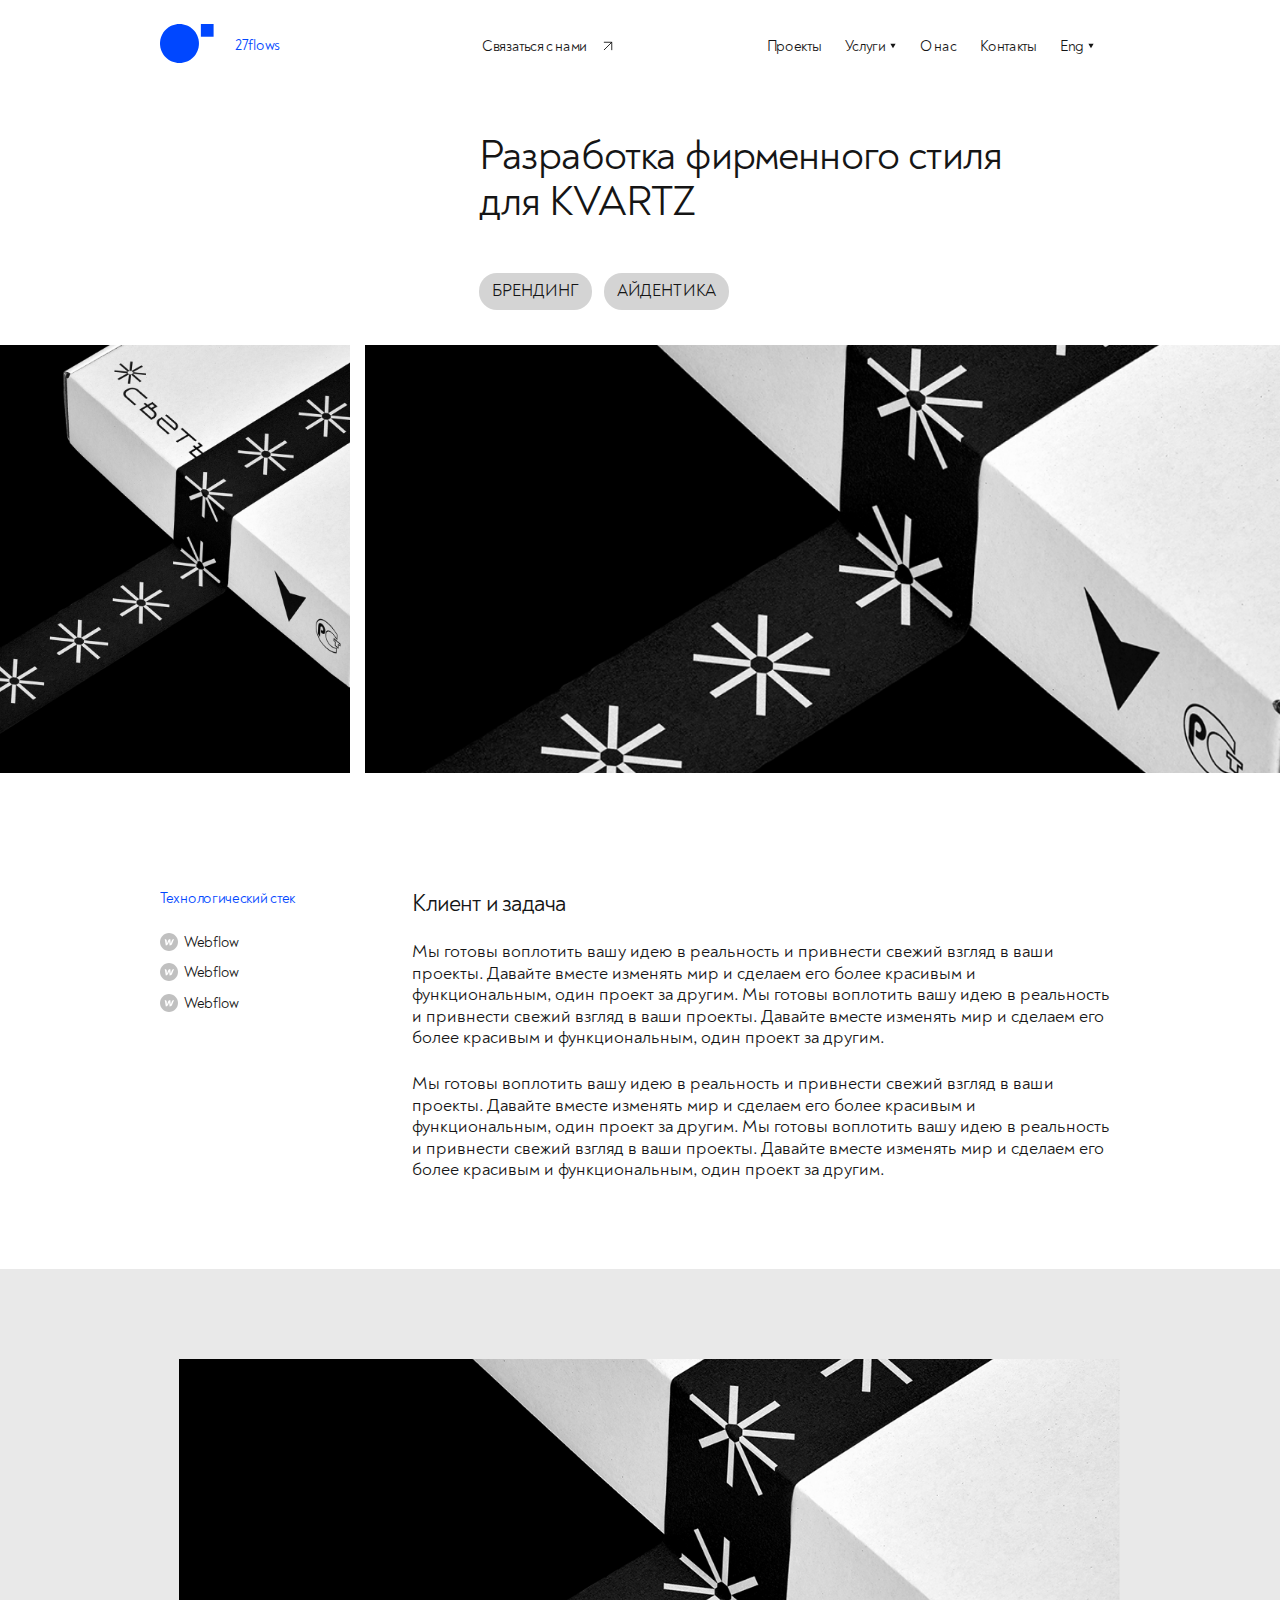
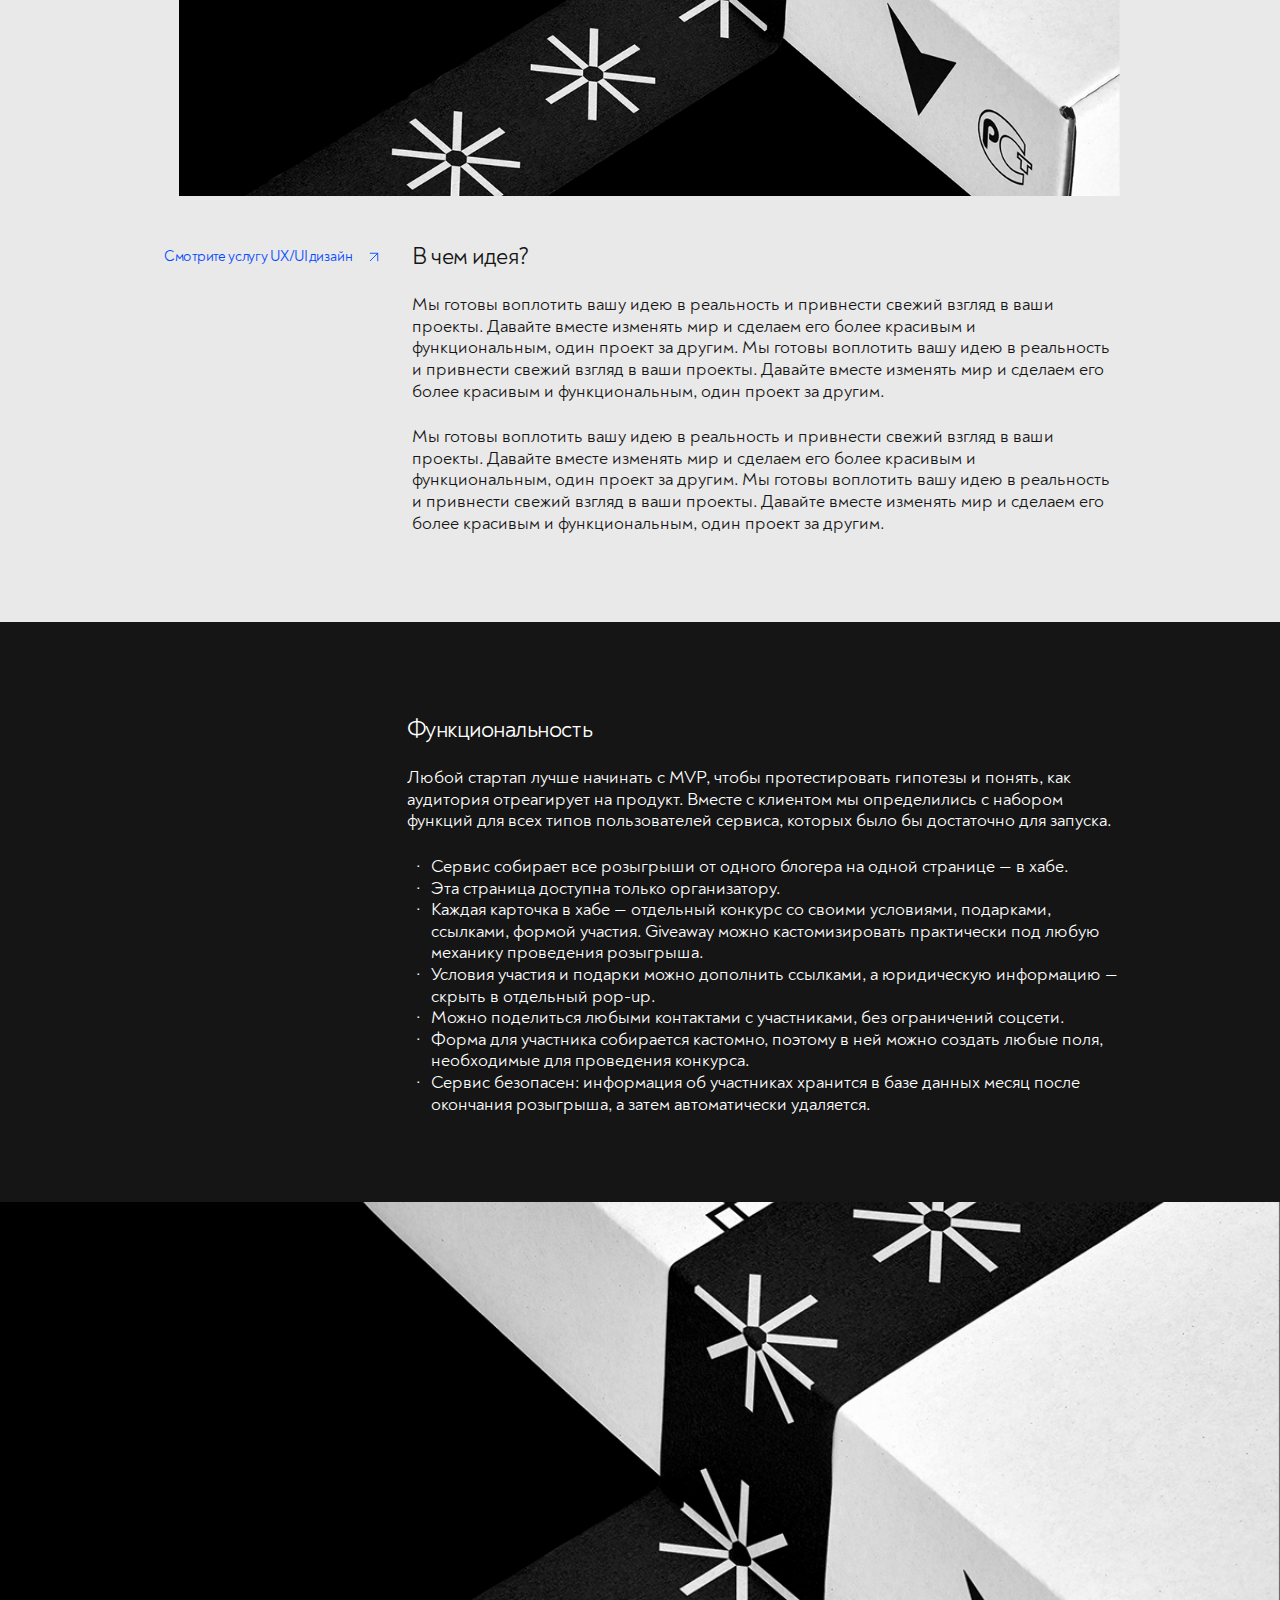
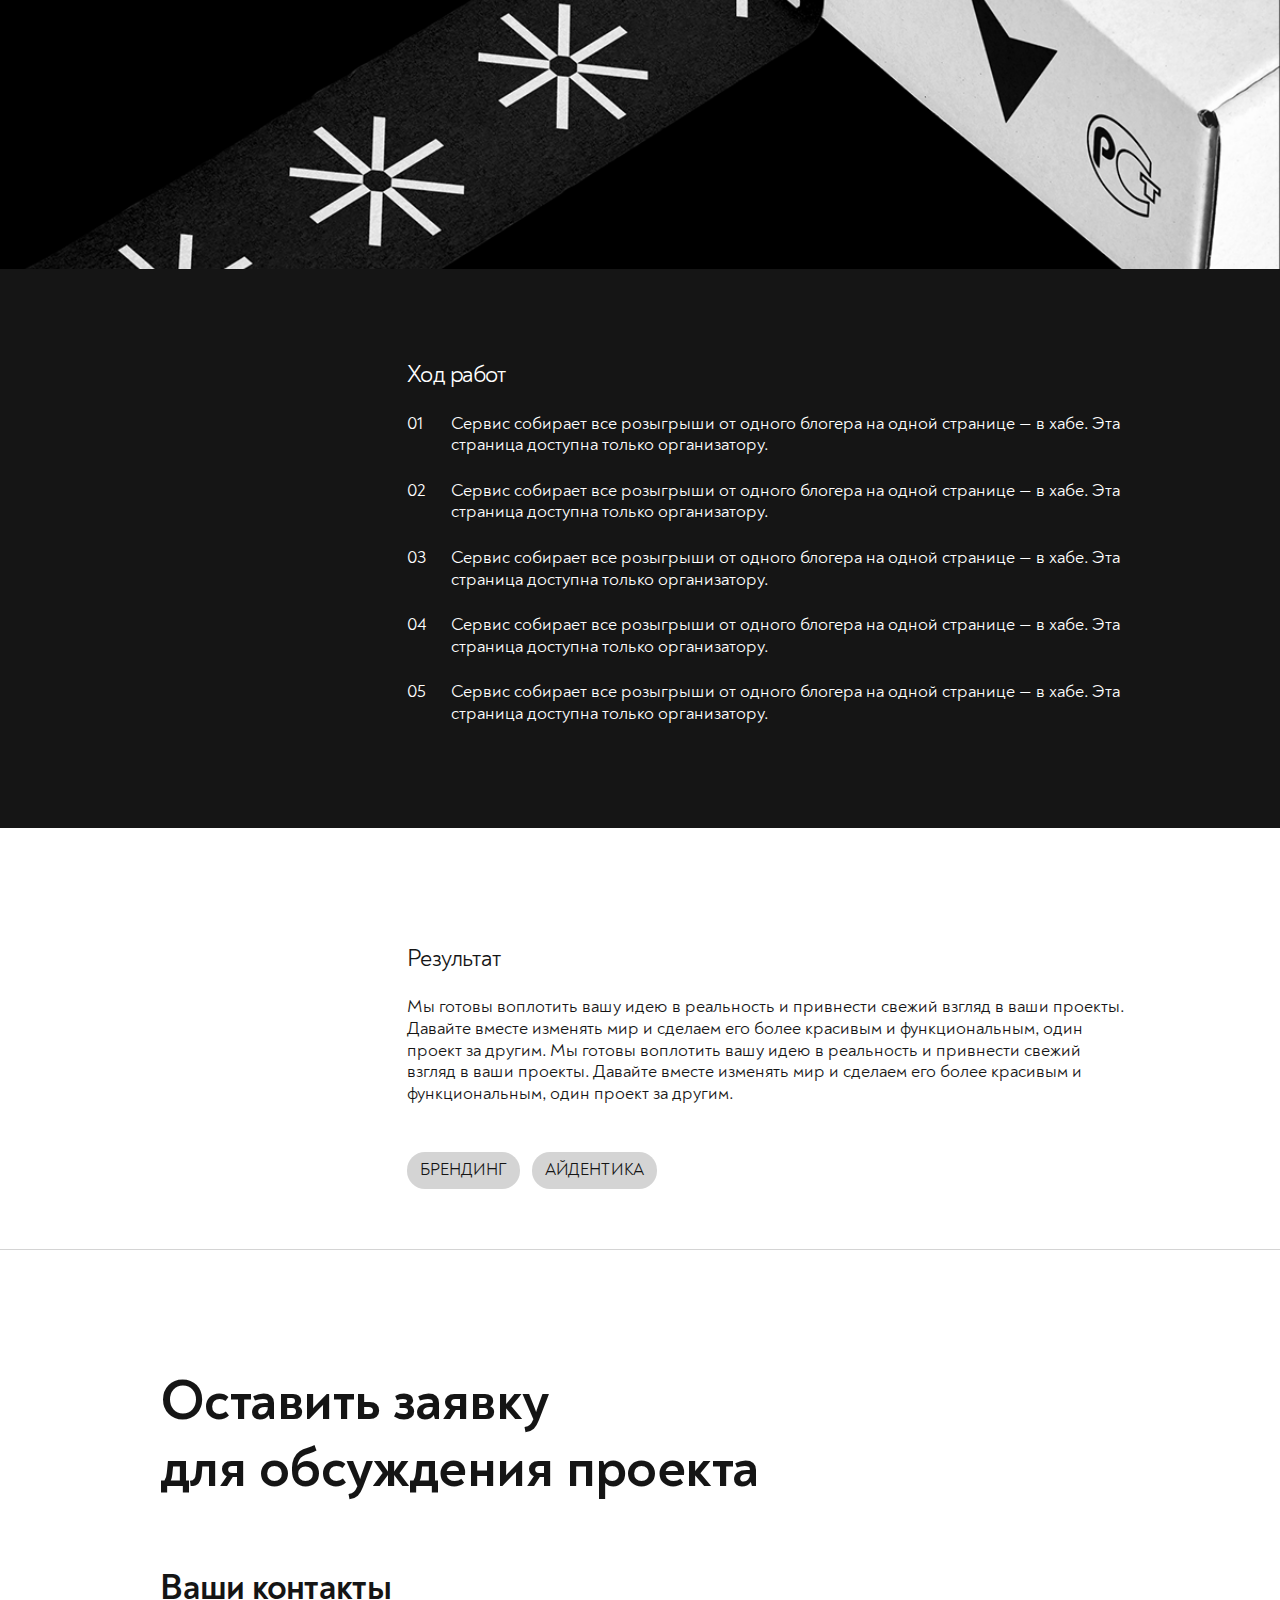
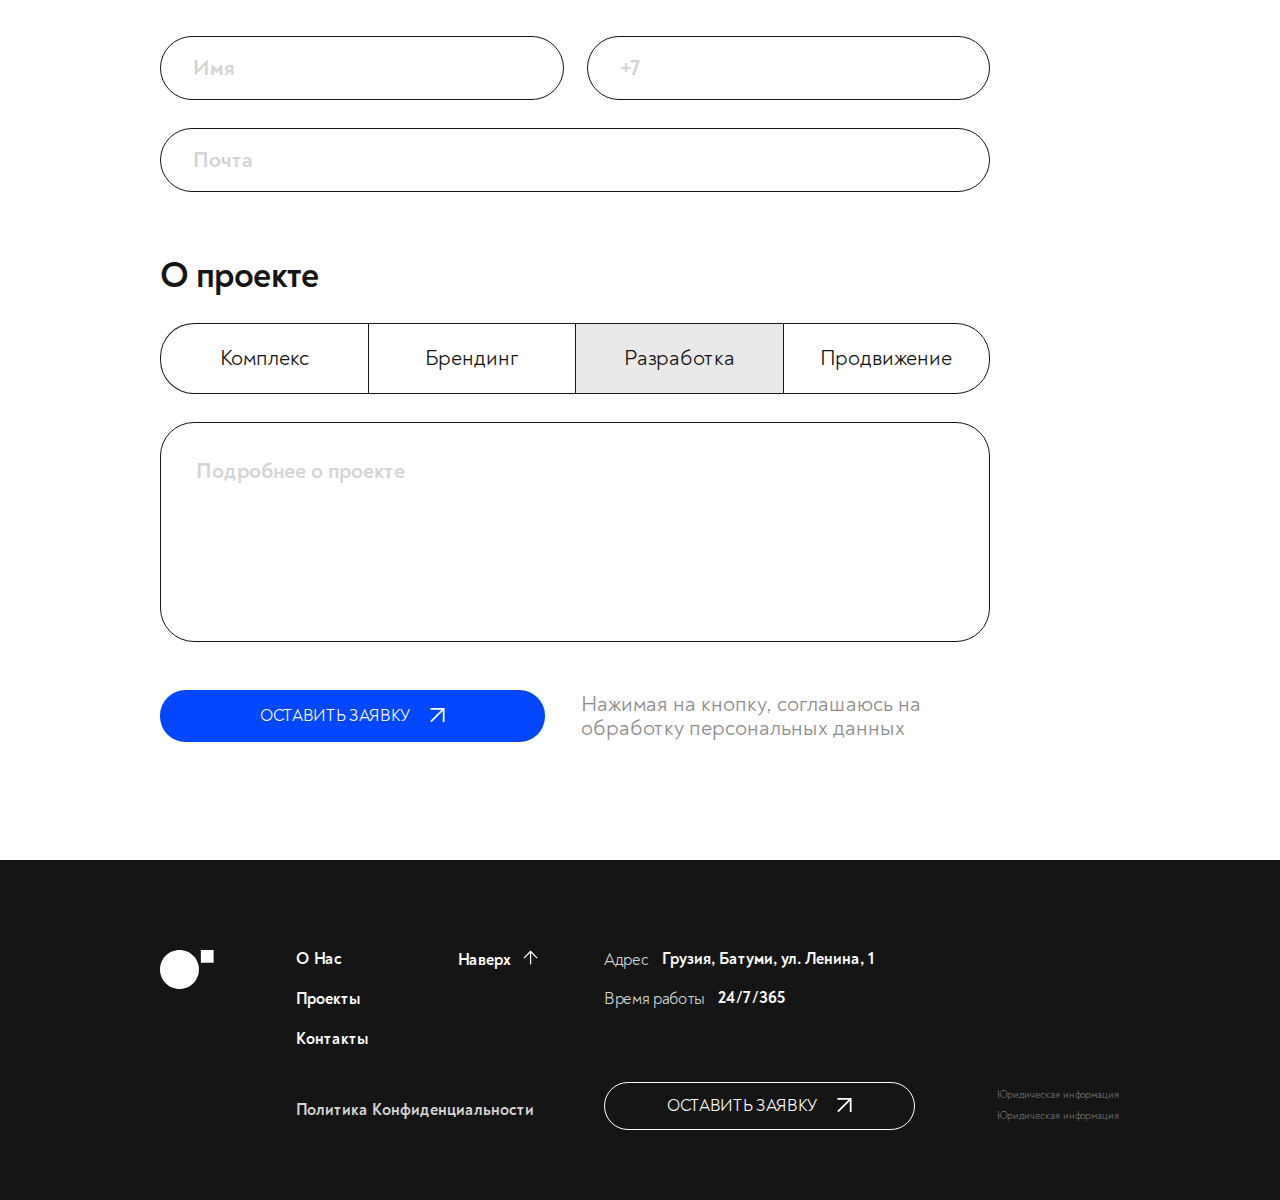
<file: pages/item.html>
<!DOCTYPE html>
<html lang="en">

<head>
    <meta charset="UTF-8" />
    <meta name="viewport" content="width=device-width, initial-scale=1.0" />
    <title>27flows</title>
    <link rel="stylesheet" href="../styles/index.css" />
</head>

<body>
    <div class="mobile-menu">
        <button type="button" class="mobile-menu__close-btn closeMobileMenu">
            <svg width="24" height="24" viewBox="0 0 24 24" fill="none" xmlns="http://www.w3.org/2000/svg">
                <path d="M18 6L6 18" stroke="white" stroke-linecap="round" stroke-linejoin="round" />
                <path d="M6 6L18 18" stroke="white" stroke-linecap="round" stroke-linejoin="round" />
            </svg>
        </button>
        <nav class="mobile-menu__nav">
            <ul class="mobile-menu__nav-list">
                <li class="mobile-menu__nav-list-item">
                    <a href="#" class="mobile-menu__nav-list-item-link"> Проекты </a>
                </li>
                <li class="mobile-menu__nav-list-item">
                    <a href="#" class="mobile-menu__nav-list-item-link">Услуги </a>
                </li>
                <li class="mobile-menu__nav-list-item">
                    <a href="#" class="mobile-menu__nav-list-item-link"> О нас </a>
                </li>
                <li class="mobile-menu__nav-list-item">
                    <a href="#" class="mobile-menu__nav-list-item-link"> Контакты </a>
                </li>
                <li class="mobile-menu__nav-list-item submenuToggle">
                    <div class="mobile-menu__nav-list-item-top">
                        Eng
                        <div class="mobile-menu__nav-list-item-chevron">
                            <svg width="12" height="9" viewBox="0 0 12 9" fill="none"
                                xmlns="http://www.w3.org/2000/svg">
                                <path d="M6 9L0.803847 -2.51245e-08L11.1962 8.834e-07L6 9Z" fill="white" />
                            </svg>
                        </div>
                    </div>
                    <div class="mobile-menu__nav-list-item-submenu submenu">
                        <a href="#" class="mobile-menu__nav-list-item-submenu-link">
                            En
                        </a>
                        <a href="#" class="mobile-menu__nav-list-item-submenu-link">
                            Gr
                        </a>
                    </div>
                </li>
            </ul>
        </nav>
        <a href="#" class="btn btn--white btn--icon mobile-menu__btn">
            <span class="btn__label"> Оставить заявку </span>
            <div class="btn__icon">
                <svg width="14" height="14" viewBox="0 0 14 14" fill="none" xmlns="http://www.w3.org/2000/svg">
                    <path d="M1 1H13V13" stroke="white" stroke-width="1.2" />
                    <path d="M13.0004 1L1.40039 12.6" stroke="white" stroke-width="1.2" />
                </svg>
            </div>
        </a>
    </div>
    <header id="header" class="header">
        <div class="wrapper header__wrapper">
            <a href="#" class="header__logo-link">
                <div class="logo header__logo">
                    <svg width="72" height="56" viewBox="0 0 72 56" fill="none" xmlns="http://www.w3.org/2000/svg">
                        <path
                            d="M51.9297 25.9779C51.9297 11.6307 40.3048 0 25.9649 0C11.6249 0 0 11.6307 0 25.9779C0 40.325 11.6249 51.9557 25.9649 51.9557C40.3048 51.9557 51.9297 40.325 51.9297 25.9779Z"
                            fill="#0047FF" />
                        <path d="M71.4653 0H54.4883V16.9855H71.4653V0Z" fill="#0047FF" />
                    </svg>
                </div>
                <h1 class="header__company-name">27flows</h1>
            </a>
            <a href="#" id="togglePopup" class="main-link header__main-link">
                Связаться с нами
                <div class="main-link__icon">
                    <svg width="24" height="24" viewBox="0 0 24 24" fill="none" xmlns="http://www.w3.org/2000/svg">
                        <path d="M7 7H17V17" stroke="#151515" stroke-width="1.2" stroke-linecap="round"
                            stroke-linejoin="round" />
                        <path d="M7 17L17 7" stroke="#151515" stroke-width="1.2" stroke-linecap="round"
                            stroke-linejoin="round" />
                    </svg>
                </div>
            </a>
            <nav class="header__nav">
                <ul class="header__nav-list">
                    <li class="header__nav-list-item">
                        <a href="#projects" class="header__nav-link smoothScrollLink">Проекты</a>
                    </li>
                    <li class="header__nav-list-item header__nav-list-item--submenu submenuToggle">
                        <div class="header__nav-list-item-top">
                            <a href="#offers" class="header__nav-link smoothScrollLink">Услуги</a>
                            <div class="header__nav-list-item-chevron">
                                <svg width="8" height="6" viewBox="0 0 8 6" fill="none"
                                    xmlns="http://www.w3.org/2000/svg">
                                    <path d="M4 6L0.535899 -6.52533e-07L7.4641 -4.68497e-08L4 6Z" fill="#151515" />
                                </svg>
                            </div>
                        </div>
                        <ul class="header__nav-list-item-submenu submenu">
                            <li class="header__nav-list-item-submenu-item">
                                <a href="#" class="header__nav-list-item-submenu-item-link">
                                    Брендинг
                                </a>
                            </li>
                            <li class="header__nav-list-item-submenu-item">
                                <a href="#" class="header__nav-list-item-submenu-item-link">
                                    UX/UI-дизайн
                                </a>
                            </li>
                            <li class="header__nav-list-item-submenu-item">
                                <a href="#" class="header__nav-list-item-submenu-item-link">
                                    Разработка
                                </a>
                            </li>
                            <li class="header__nav-list-item-submenu-item">
                                <a href="#" class="header__nav-list-item-submenu-item-link">
                                    Реклама, SEO
                                </a>
                            </li>
                            <li class="header__nav-list-item-submenu-item">
                                <a href="#" class="header__nav-list-item-submenu-item-link">
                                    СММ
                                </a>
                            </li>
                        </ul>
                    </li>
                    <li class="header__nav-list-item">
                        <a href="#" class="header__nav-link">О нас</a>
                    </li>
                    <li class="header__nav-list-item">
                        <a href="#request" class="header__nav-link smoothScrollLink">Контакты</a>
                    </li>
                    <li class="header__nav-list-item header__nav-list-item--submenu submenuToggle">
                        <div class="header__nav-list-item-top">
                            <span class="header__nav-list-item-top-value"> Eng </span>
                            <div class="header__nav-list-item-chevron">
                                <svg width="8" height="6" viewBox="0 0 8 6" fill="none"
                                    xmlns="http://www.w3.org/2000/svg">
                                    <path d="M4 6L0.535899 -6.52533e-07L7.4641 -4.68497e-08L4 6Z" fill="#151515" />
                                </svg>
                            </div>
                        </div>
                        <ul class="header__nav-list-item-submenu submenu">
                            <li class="header__nav-list-item-submenu-item">
                                <a href="#" class="header__nav-list-item-submenu-item-link">
                                    Ru
                                </a>
                            </li>
                            <li class="header__nav-list-item-submenu-item">
                                <a href="#" class="header__nav-list-item-submenu-item-link">
                                    Gr
                                </a>
                            </li>
                        </ul>
                    </li>
                </ul>
            </nav>
            <div class="header__menu toggleMobileMenu">
                <span class="header__menu-text">Меню</span>
                <button class="header__burger-btn">
                    <svg width="19" height="11" viewBox="0 0 19 11" fill="none" xmlns="http://www.w3.org/2000/svg">
                        <path d="M1 0.75H10" stroke="#151515" stroke-width="0.9" stroke-linecap="round" />
                        <path d="M1 5.25H18.25" stroke="#151515" stroke-width="0.9" stroke-linecap="round" />
                        <path d="M1 9.75H18.25" stroke="#151515" stroke-width="0.9" stroke-linecap="round" />
                    </svg>
                </button>
            </div>
        </div>
    </header>
    <main class="main">
        <section class="item-section">
            <section class="item-section__hero">
                <div class="wrapper item-section__hero-wrapper">
                    <div class="item-section__hero-content">
                        <h2 class="item-section__hero-heading">
                            Разработка фирменного стиля для KVARTZ
                        </h2>
                        <ul class="item-section__category-list">
                            <li class="item-section__category-list-item">
                                <a href="#" class="item-section__category-list-item-link">
                                    БРЕНДИНГ
                                </a>
                            </li>
                            <li class="item-section__category-list-item">
                                <a href="#" class="item-section__category-list-item-link">
                                    айдентика
                                </a>
                            </li>
                        </ul>
                    </div>
                </div>
                <div class="item-section__hero-images">
                    <img src="../assets/img/hero-img-1.jpg" alt="Background"
                        class="item-section__hero-img item-section__hero-img--first">
                    <img src="../assets/img/hero-img-2.jpg" alt="Background"
                        class="item-section__hero-img item-section__hero-img--second">
                </div>
            </section>
            <section class="item-section__info">
                <div class="wrapper item-section__info-wrapper">
                    <div class="item-section__info-col">
                        <h5 class="item-section__info-col-heading">
                            Технологический стек
                        </h5>
                        <ul class="item-section__info-list">
                            <li class="item-section__info-list-item">
                                <div class="item-section__info-list-item-icon">
                                    <svg width="24" height="24" viewBox="0 0 24 24" fill="none"
                                        xmlns="http://www.w3.org/2000/svg">
                                        <path
                                            d="M12 24C18.6274 24 24 18.6274 24 12C24 5.37258 18.6274 0 12 0C5.37258 0 0 5.37258 0 12C0 18.6274 5.37258 24 12 24Z"
                                            fill="#C0C0C0" />
                                        <path
                                            d="M15.527 10.5747L14.4395 14.0022C14.4395 13.7397 13.6895 8.05469 13.6895 8.05469C11.9645 8.05469 11.0495 9.27719 10.5695 10.5747L9.24203 14.0097C9.24203 13.7622 9.05453 10.6047 9.05453 10.6047C8.9905 9.92115 8.67802 9.28484 8.17627 8.81626C7.67451 8.34768 7.01834 8.07939 6.33203 8.06219L7.74203 16.6722C9.54203 16.6722 10.517 15.4497 11.0195 14.1522L12.1445 11.2272C12.1445 11.3472 12.8945 16.6722 12.8945 16.6722C13.6306 16.6712 14.3472 16.4359 14.9405 16.0004C15.5339 15.5648 15.9731 14.9516 16.1945 14.2497L18.7445 8.05469C16.9445 8.05469 15.9995 9.27719 15.5195 10.5747H15.527Z"
                                            fill="white" />
                                    </svg>
                                </div>
                                <span class="item-section__info-list-item-heading">
                                    Webflow
                                </span>
                            </li>
                            <li class="item-section__info-list-item">
                                <div class="item-section__info-list-item-icon">
                                    <svg width="24" height="24" viewBox="0 0 24 24" fill="none"
                                        xmlns="http://www.w3.org/2000/svg">
                                        <path
                                            d="M12 24C18.6274 24 24 18.6274 24 12C24 5.37258 18.6274 0 12 0C5.37258 0 0 5.37258 0 12C0 18.6274 5.37258 24 12 24Z"
                                            fill="#C0C0C0" />
                                        <path
                                            d="M15.527 10.5747L14.4395 14.0022C14.4395 13.7397 13.6895 8.05469 13.6895 8.05469C11.9645 8.05469 11.0495 9.27719 10.5695 10.5747L9.24203 14.0097C9.24203 13.7622 9.05453 10.6047 9.05453 10.6047C8.9905 9.92115 8.67802 9.28484 8.17627 8.81626C7.67451 8.34768 7.01834 8.07939 6.33203 8.06219L7.74203 16.6722C9.54203 16.6722 10.517 15.4497 11.0195 14.1522L12.1445 11.2272C12.1445 11.3472 12.8945 16.6722 12.8945 16.6722C13.6306 16.6712 14.3472 16.4359 14.9405 16.0004C15.5339 15.5648 15.9731 14.9516 16.1945 14.2497L18.7445 8.05469C16.9445 8.05469 15.9995 9.27719 15.5195 10.5747H15.527Z"
                                            fill="white" />
                                    </svg>
                                </div>
                                <span class="item-section__info-list-item-heading">
                                    Webflow
                                </span>
                            </li>
                            <li class="item-section__info-list-item">
                                <div class="item-section__info-list-item-icon">
                                    <svg width="24" height="24" viewBox="0 0 24 24" fill="none"
                                        xmlns="http://www.w3.org/2000/svg">
                                        <path
                                            d="M12 24C18.6274 24 24 18.6274 24 12C24 5.37258 18.6274 0 12 0C5.37258 0 0 5.37258 0 12C0 18.6274 5.37258 24 12 24Z"
                                            fill="#C0C0C0" />
                                        <path
                                            d="M15.527 10.5747L14.4395 14.0022C14.4395 13.7397 13.6895 8.05469 13.6895 8.05469C11.9645 8.05469 11.0495 9.27719 10.5695 10.5747L9.24203 14.0097C9.24203 13.7622 9.05453 10.6047 9.05453 10.6047C8.9905 9.92115 8.67802 9.28484 8.17627 8.81626C7.67451 8.34768 7.01834 8.07939 6.33203 8.06219L7.74203 16.6722C9.54203 16.6722 10.517 15.4497 11.0195 14.1522L12.1445 11.2272C12.1445 11.3472 12.8945 16.6722 12.8945 16.6722C13.6306 16.6712 14.3472 16.4359 14.9405 16.0004C15.5339 15.5648 15.9731 14.9516 16.1945 14.2497L18.7445 8.05469C16.9445 8.05469 15.9995 9.27719 15.5195 10.5747H15.527Z"
                                            fill="white" />
                                    </svg>
                                </div>
                                <span class="item-section__info-list-item-heading">
                                    Webflow
                                </span>
                            </li>
                        </ul>
                    </div>
                    <div class="item-section__info-content">
                        <h4 class="item-section__info-heading">
                            Клиент и задача
                        </h4>
                        <div class="item-section__info-text-content">
                            <p class="item-section__info-text">
                                Мы готовы воплотить вашу идею в реальность и привнести свежий взгляд в ваши проекты.
                                Давайте
                                вместе изменять мир и
                                сделаем его более красивым и функциональным, один проект за другим. Мы готовы воплотить
                                вашу
                                идею в реальность и
                                привнести свежий взгляд в ваши проекты. Давайте вместе изменять мир и сделаем его более
                                красивым и функциональным, один
                                проект за другим.
                            </p>
                            <p class="item-section__info-text">
                                Мы готовы воплотить вашу идею в реальность и привнести свежий взгляд в ваши проекты.
                                Давайте
                                вместе изменять мир и
                                сделаем его более красивым и функциональным, один проект за другим. Мы готовы воплотить
                                вашу
                                идею в реальность и
                                привнести свежий взгляд в ваши проекты. Давайте вместе изменять мир и сделаем его более
                                красивым и функциональным, один
                                проект за другим.
                            </p>
                        </div>
                    </div>
                </div>
            </section>
            <section class="item-section__idea">
                <div class="wrapper item-section__idea-wrapper">
                    <img src="../assets/img/item-img.png" alt="
                    В чем идея?" class="item-section__idea-img">
                    <div class="item-section__idea-body">
                        <div class="item-section__idea-col">
                            <a href="#" class="main-link item-section__main-link">
                                Смотрите услугу UX/UI дизайн
                                <div class="main-link__icon">
                                    <svg width="24" height="24" viewBox="0 0 24 24" fill="none"
                                        xmlns="http://www.w3.org/2000/svg">
                                        <path d="M7 7H17V17" stroke="#151515" stroke-width="1.2" stroke-linecap="round"
                                            stroke-linejoin="round" />
                                        <path d="M7 17L17 7" stroke="#151515" stroke-width="1.2" stroke-linecap="round"
                                            stroke-linejoin="round" />
                                    </svg>
                                </div>
                            </a>
                        </div>
                        <div class="item-section__idea-content">
                            <h4 class="item-section__idea-heading">
                                В чем идея?
                            </h4>
                            <div class="item-section__idea-text-content">
                                <p class="item-section__idea-text">
                                    Мы готовы воплотить вашу идею в реальность и привнести свежий взгляд в ваши проекты.
                                    Давайте вместе изменять мир и
                                    сделаем его более красивым и функциональным, один проект за другим. Мы готовы
                                    воплотить вашу идею в реальность и
                                    привнести свежий взгляд в ваши проекты. Давайте вместе изменять мир и сделаем его
                                    более красивым и функциональным, один
                                    проект за другим.
                                </p>
                                <p class="item-section__idea-text">
                                    Мы готовы воплотить вашу идею в реальность и привнести свежий взгляд в ваши проекты.
                                    Давайте вместе изменять мир и
                                    сделаем его более красивым и функциональным, один проект за другим. Мы готовы
                                    воплотить вашу идею в реальность и
                                    привнести свежий взгляд в ваши проекты. Давайте вместе изменять мир и сделаем его
                                    более красивым и функциональным, один
                                    проект за другим.
                                </p>
                            </div>
                        </div>
                    </div>
                </div>
            </section>
            <section class="item-section__func">
                <div class="wrapper item-section__func-wrapper">
                    <div></div>
                    <div class="item-section__content">
                        <h4 class="item-section__func-heading">
                            Функциональность
                        </h4>
                        <p class="item-section__func-text">
                            Любой стартап лучше начинать с MVP, чтобы протестировать гипотезы и понять, как аудитория
                            отреагирует на продукт. Вместе
                            с клиентом мы определились с набором функций для всех типов пользователей сервиса, которых
                            было
                            бы достаточно для
                            запуска.
                        </p>
                        <ul class="bulleted-list item-section__bulleted-list">
                            <li class="bulleted-list__item">
                                Сервис собирает все розыгрыши от одного блогера на одной странице — в хабе.
                            </li>
                            <li class="bulleted-list__item">
                                Эта страница доступна только организатору.
                            </li>
                            <li class="bulleted-list__item">
                                Каждая карточка в хабе — отдельный конкурс со своими условиями, подарками, ссылками,
                                формой
                                участия. Giveaway можно
                                кастомизировать практически под любую механику проведения розыгрыша.
                            </li>
                            <li class="bulleted-list__item">
                                Условия участия и подарки можно дополнить ссылками, а юридическую информацию — скрыть в
                                отдельный pop-up.
                            </li>
                            <li class="bulleted-list__item">
                                Можно поделиться любыми контактами с участниками, без ограничений соцсети.
                            </li>
                            <li class="bulleted-list__item">
                                Форма для участника собирается кастомно, поэтому в ней можно создать любые поля,
                                необходимые
                                для проведения конкурса.
                            </li>
                            <li class="bulleted-list__item">
                                Сервис безопасен: информация об участниках хранится в базе данных месяц после окончания
                                розыгрыша, а затем автоматически
                                удаляется.
                            </li>
                        </ul>
                    </div>
                </div>
                <img src="../assets/img/item-img.png" alt="
                    Image" class="item-section__func-img">
                <div class="wrapper item-section__func-wrapper">
                    <div></div>
                    <div class="item-section__func-content">
                        <h4 class="item-section__func-heading">
                            Ход работ
                        </h4>
                        <ol class="ordered-list item-section__func-ordered-list">
                            <li class="ordered-list__item">
                                Сервис собирает все розыгрыши от одного блогера на одной странице — в хабе.
                                Эта страница доступна только организатору.
                            </li>
                            <li class="ordered-list__item">
                                Сервис собирает все розыгрыши от одного блогера на одной странице — в хабе.
                                Эта страница доступна только организатору.
                            </li>
                            <li class="ordered-list__item">
                                Сервис собирает все розыгрыши от одного блогера на одной странице — в хабе.
                                Эта страница доступна только организатору.
                            </li>
                            <li class="ordered-list__item">
                                Сервис собирает все розыгрыши от одного блогера на одной странице — в хабе.
                                Эта страница доступна только организатору.
                            </li>
                            <li class="ordered-list__item">
                                Сервис собирает все розыгрыши от одного блогера на одной странице — в хабе.
                                Эта страница доступна только организатору.
                            </li>
                        </ol>
                    </div>
                </div>
            </section>
            <section class="item-section__result">
                <div class="wrapper item-section__result-wrapper">
                    <div class="item-section__result-body">
                        <div></div>
                        <div class="item-section__result-content">
                            <h4 class="item-section__result-heading">
                                Результат
                            </h4>
                            <p class="item-section__result-text">
                                Мы готовы воплотить вашу идею в реальность и привнести свежий взгляд в ваши проекты.
                                Давайте вместе изменять мир и
                                сделаем его более красивым и функциональным, один проект за другим. Мы готовы воплотить
                                вашу идею в реальность и
                                привнести свежий взгляд в ваши проекты. Давайте вместе изменять мир и сделаем его более
                                красивым и функциональным, один
                                проект за другим.
                            </p>
                            <ul class="item-section__category-list">
                                <li class="item-section__category-list-item">
                                    <a href="#" class="item-section__category-list-item-link">
                                        БРЕНДИНГ
                                    </a>
                                </li>
                                <li class="item-section__category-list-item">
                                    <a href="#" class="item-section__category-list-item-link">
                                        айдентика
                                    </a>
                                </li>
                            </ul>
                        </div>
                    </div>
                </div>
            </section>
        </section>
        <section class="request-section" id="request">
            <div class="wrapper request-section__wrapper">
                <div class="request-section__content">
                    <div class="request-section__col">
                        <h2 class="subheading request-section__heading">
                            Оставить заявку <br />
                            для обсуждения проекта
                        </h2>
                        <div class="contacts-group request-section__contacts-group">
                            <a href="tel:+79000000000" class="tel-link contacts-group__tel-link">+7 (900) 000-00-00</a>
                            <a href="mailto:hello@27flows.ru" class="mail-link contact-group__mail-link">
                                hello@27flows.ru
                            </a>
                            <a href="#" class="link contacts-group__link">
                                <div class="link__icon">
                                    <svg width="22" height="17" viewBox="0 0 22 17" fill="none"
                                        xmlns="http://www.w3.org/2000/svg">
                                        <path
                                            d="M1.38761 5.55335L14.3275 1.74866C15.6076 1.34573 19.9388 0.0793023 19.9388 0.0793023C19.9388 0.0793023 21.9339 -0.464906 21.5996 1.29792C21.4745 2.025 20.7966 4.54669 20.0979 7.27724L17.9591 15.3597C17.9591 15.3597 17.7345 16.5524 16.8042 16.6727C15.8739 16.7929 14.4716 15.7052 14.2251 15.4698C14.0268 15.292 10.4635 12.5669 9.18681 11.2802C8.84345 10.9299 8.47752 10.2601 9.40396 9.61144C11.4963 8.07322 14.0035 6.153 15.5254 4.92874C16.228 4.36366 17.0124 2.96159 14.1671 4.47916L6.14768 8.7122C6.14768 8.7122 5.24154 9.15169 3.68484 8.5242C2.12814 7.8967 0.319515 7.08605 0.319515 7.08605C0.319515 7.08605 -0.886067 6.17599 1.38637 5.55338L1.38761 5.55335Z"
                                            fill="#0047FF" />
                                    </svg>
                                </div>
                                Канал студии
                            </a>
                            <a href="#" class="link contacts-group__link"> Скачать бриф </a>
                        </div>
                        <div class="info-group request-section__info-group">
                            <div class="info-group__col">
                                <h4 class="info-group__col-heading">Вакансии</h4>
                                <a href="mailto:hr@27flows.ru" class="info-group__col-link">hr@27flows.ru</a>
                            </div>
                            <div class="info-group__col">
                                <h4 class="info-group__col-heading">Сотрудничество</h4>
                                <a href="mailto:hr@27flows.ru" class="info-group__col-link">k@27flows.ru</a>
                            </div>
                        </div>
                    </div>
                    <form class="form request-section__form">
                        <div class="form__group">
                            <h5 class="form__heading">Ваши контакты</h5>
                            <div class="form__row form__row--split">
                                <div class="form__input-wrapper">
                                    <input name="name" type="text" placeholder="Имя" class="form__input" />
                                    <span class="form__error"> Введите корректные данные </span>
                                </div>
                                <div class="form__input-wrapper">
                                    <input type="tel" placeholder="+7" class="form__input" />
                                    <span class="form__error"> Введите корректные данные </span>
                                </div>
                            </div>
                            <div class="form__input-wrapper">
                                <input type="email" placeholder="Почта" class="form__input" />
                                <span class="form__error"> Введите корректные данные </span>
                            </div>
                        </div>
                        <div class="form__group form__group--last">
                            <h5 class="form__heading">О проекте</h5>
                            <div class="form__row form__row--even">
                                <label class="form__radio-label">
                                    <input style="display: none" name="type" value="kompleks" type="radio"
                                        class="form__radio-input" />
                                    <div class="form__radio">Комплекс</div>
                                </label>
                                <label class="form__radio-label">
                                    <input style="display: none" name="type" value="kompleks" type="radio"
                                        class="form__radio-input" />
                                    <div class="form__radio">Брендинг</div>
                                </label>
                                <label class="form__radio-label">
                                    <input checked style="display: none" name="type" value="kompleks" type="radio"
                                        class="form__radio-input" />
                                    <div class="form__radio">Разработка</div>
                                </label>
                                <label class="form__radio-label">
                                    <input style="display: none" name="type" value="kompleks" type="radio"
                                        class="form__radio-input" />
                                    <div class="form__radio">Продвижение</div>
                                </label>
                            </div>
                            <textarea name="about" placeholder="Подробнее о проекте" class="form__textarea"></textarea>
                        </div>
                        <div class="form__footer">
                            <button type="submit" class="btn btn--icon form__btn">
                                <span class="btn__label"> Оставить заявку </span>
                                <div class="btn__icon">
                                    <svg width="17" height="17" viewBox="0 0 17 17" fill="none"
                                        xmlns="http://www.w3.org/2000/svg">
                                        <path d="M0.5 1H15.5V16" stroke="white" stroke-width="2" />
                                        <path d="M15.5 1L1 15.5" stroke="white" stroke-width="2" />
                                    </svg>
                                </div>
                            </button>
                            <p class="form__subtext">
                                Нажимая на кнопку, соглашаюсь на обработку персональных данных
                            </p>
                        </div>
                    </form>
                </div>
            </div>
        </section>
    </main>
    <footer class="footer" id="footer">
        <div class="wrapper footer__wrapper">
            <div class="footer__col footer__col--logo">
                <a href="#" class="footer__logo-link">
                    <div class="logo logo--white">
                        <svg width="72" height="56" viewBox="0 0 72 56" fill="none" xmlns="http://www.w3.org/2000/svg">
                            <path
                                d="M51.9297 25.9779C51.9297 11.6307 40.3048 0 25.9649 0C11.6249 0 0 11.6307 0 25.9779C0 40.325 11.6249 51.9557 25.9649 51.9557C40.3048 51.9557 51.9297 40.325 51.9297 25.9779Z"
                                fill="white" />
                            <path d="M71.4633 0H54.4863V16.9855H71.4633V0Z" fill="white" />
                        </svg>
                    </div>
                </a>
            </div>
            <div class="footer__col footer__col--split">
                <nav class="footer__nav">
                    <a href="#" class="footer__nav-link">
                        О нас
                    </a>
                    <a href="#projects" class="footer__nav-link smoothScrollLink">
                        Проекты
                    </a>
                    <a href="#contacts" class="footer__nav-link">
                        Контакты
                    </a>
                </nav>
                <div href="#header" class="footer__link smoothScrollLink">
                    наверх
                    <div class="footer__link-icon">
                        <svg width="23" height="24" viewBox="0 0 23 24" fill="none" xmlns="http://www.w3.org/2000/svg">
                            <path d="M1 13L11.6066 2.3934L22.2132 13" stroke="white" stroke-width="2" />
                            <path d="M11.6066 2.39344L11.6066 22.8995" stroke="white" stroke-width="2" />
                        </svg>
                    </div>
                    </a>
                </div>
                <a href="#" class="footer__copyrights-link">
                    политика конфиденциальности
                </a>
            </div>
            <div class="footer__col">
                <div class="footer__row">
                    <h6 class="footer__row-heading">
                        Адрес
                    </h6>
                    <p class="footer__row-text">
                        Грузия, Батуми, ул. Ленина, 1
                    </p>
                </div>
                <div class="footer__row">
                    <h6 class="footer__row-heading">
                        Время работы
                    </h6>
                    <p class="footer__row-text">
                        24/7/365
                    </p>
                </div>
                <a href="#" id="togglePopup" class="btn btn--icon btn--white footer__btn">
                    <span class="btn__label">
                        Оставить заявку
                    </span>
                    <div class="btn__icon">
                        <svg width="17" height="17" viewBox="0 0 17 17" fill="none" xmlns="http://www.w3.org/2000/svg">
                            <path d="M0.5 1H15.5V16" stroke="white" stroke-width="2" />
                            <path d="M15.5 1L1 15.5" stroke="white" stroke-width="2" />
                        </svg>
                    </div>
                </a>
            </div>
            <div class="footer__col">
                <div class="footer__copy-group">
                    <a href="#" class="footer__copy-link">Юридическая информация</a>
                    <a href="#" class="footer__copy-link">Юридическая информация</a>
                </div>
            </div>
        </div>
        <div class="footer__mobile-top">
            <div class="wrapper footer__mobile-wrapper footer__mobile-top-wrapper">

                <ul class="footer__mobile-group">
                    <li class="footer__mobile-group-item">
                        <h6 class="footer__mobile-group-item-heading">
                            Вакансии
                        </h6>
                        <a href="mailto:hr@27flows.ru" class="footer__mobile-link">
                            hr@27flows.ru
                        </a>
                    </li>
                    <li class="footer__mobile-group-item">
                        <h6 class="footer__mobile-group-item-heading">
                            Сотрудничество
                        </h6>
                        <a href="mailto:k@27flows.ru" class="footer__mobile-link">
                            k@27flows.ru
                        </a>
                    </li>
                    <li class="footer__mobile-group-item">
                        <h6 class="footer__mobile-group-item-heading">
                            Время работы
                        </h6>
                        <p class="footer__mobile-link">
                            24/7/365
                        </p>
                    </li>
                    <li class="footer__mobile-group-item">
                        <h6 class="footer__mobile-group-item-heading">
                            Адрес
                        </h6>
                        <p class="footer__mobile-link">
                            Грузия, Батуми, ул. Ленина, 1
                        </p>
                    </li>
                </ul>
                <div class="footer__mobile-col">
                    <div class="footer__mobile-col-item">
                        <a href="tel:+79000000000" class="tel-link tel-link--white footer__mobile-tel-link">
                            +7 (900) 000-00-00
                        </a>
                        <a href="mailto:hello@27flows.ru" class="mail-link mail-link--white footer__mobile-mail-link">
                            hello@27flows.ru
                        </a>
                    </div>
                    <div class="footer__mobile-col-item">
                        <a href="#" class="footer__mobile-link footer__mobile-link--bold footer__mobile-link--icon">
                            <div class="footer__mobile-link-icon">
                                <svg width="22" height="17" viewBox="0 0 22 17" fill="none"
                                    xmlns="http://www.w3.org/2000/svg">
                                    <path
                                        d="M1.38761 5.55335L14.3275 1.74866C15.6076 1.34573 19.9388 0.0793023 19.9388 0.0793023C19.9388 0.0793023 21.9339 -0.464906 21.5996 1.29792C21.4745 2.025 20.7966 4.54669 20.0979 7.27724L17.9591 15.3597C17.9591 15.3597 17.7345 16.5524 16.8042 16.6727C15.8739 16.7929 14.4716 15.7052 14.2251 15.4698C14.0268 15.292 10.4635 12.5669 9.18681 11.2802C8.84345 10.9299 8.47752 10.2601 9.40396 9.61144C11.4963 8.07322 14.0035 6.153 15.5254 4.92874C16.228 4.36366 17.0124 2.96159 14.1671 4.47916L6.14768 8.7122C6.14768 8.7122 5.24154 9.15169 3.68484 8.5242C2.12814 7.8967 0.319515 7.08605 0.319515 7.08605C0.319515 7.08605 -0.886067 6.17599 1.38637 5.55338L1.38761 5.55335Z"
                                        fill="white" />
                                </svg>
                            </div>
                            Канал студии
                        </a>
                        <a href="#" class="footer__mobile-link footer__mobile-link--bold">
                            Скачать бриф
                        </a>
                    </div>

                </div>
            </div>
        </div>
        <div class="footer__mobile-middle">
            <div class="wrapper footer__mobile-wrapper footer__mobile-middle-wrapper">
                <nav class="footer__mobile-nav">
                    <a href="#" class="footer__mobile-nav-link">О нас</a>
                    <a href="#" class="footer__mobile-nav-link">Проекты</a>
                    <a href="#" class="footer__mobile-nav-link">Контакты</a>
                    <a href="#" class="footer__mobile-nav-link">Политика конфиденциальности</a>
                </nav>
                <div href="#header" class="footer__link footer__mobile-up-link smoothScrollLink">
                    наверх
                    <div class="footer__link-icon">
                        <svg width="23" height="24" viewBox="0 0 23 24" fill="none" xmlns="http://www.w3.org/2000/svg">
                            <path d="M1 13L11.6066 2.3934L22.2132 13" stroke="white" stroke-width="2"></path>
                            <path d="M11.6066 2.39344L11.6066 22.8995" stroke="white" stroke-width="2"></path>
                        </svg>
                    </div>

                </div>
            </div>
        </div>
        <div class="footer__mobile-bottom">
            <div class="wrapper footer__mobile-wrapper footer__mobile-bottom-wrapper">
                <a href="#" class="btn btn--white btn--icon footer__mobile-btn">
                    <span class="btn__label">
                        Оставить заявку
                    </span>
                    <div class="btn__icon">
                        <svg width="17" height="17" viewBox="0 0 17 17" fill="none" xmlns="http://www.w3.org/2000/svg">
                            <path d="M0.5 1H15.5V16" stroke="white" stroke-width="2" />
                            <path d="M15.5 1L1 15.5" stroke="white" stroke-width="2" />
                        </svg>
                    </div>
                </a>
                <div class="footer__mobile-copyrights">
                    <a href="#" class="footer__mobile-copyrights-link">
                        Юридическая информация
                    </a>
                    <a href="#" class="footer__mobile-copyrights-link">
                        Юридическая информация
                    </a>
                </div>
            </div>
        </div>
    </footer>
    <div class="overlay">
        <button id="closeOverlay" type="button" class="overlay__close-btn">
            <svg width="40" height="40" viewBox="0 0 40 40" fill="none" xmlns="http://www.w3.org/2000/svg">
                <path d="M30 10L10 30" stroke="white" stroke-width="2" stroke-linecap="round" stroke-linejoin="round" />
                <path d="M10 10L30 30" stroke="white" stroke-width="2" stroke-linecap="round" stroke-linejoin="round" />
            </svg>
        </button>
        <div class="popup overlay__popup">
            <h2 class="popup__heading">
                Оставить <span>заявку</span> <br>
                для обсуждения проекта
            </h2>
            <form class="form popup__form">
                <div class="form__input-wrapper">
                    <input type="text" name="name" placeholder="Имя" class="form__input">
                    <span class="form__error">
                        Введите корректные данные
                    </span>
                </div>
                <div class="form__input-wrapper">
                    <input type="tel" name="tel" placeholder="+7" class="form__input">
                    <span class="form__error">
                        Введите корректные данные
                    </span>
                </div>
                <div class="form__input-wrapper">
                    <input type="email" name="email" placeholder="Почта" class="form__input">
                    <span class="form__error">
                        Введите корректные данные
                    </span>
                </div>
                <button type="submit" class="btn btn--icon form__btn">
                    <span class="btn__label">
                        Оставить заявку
                    </span>
                    <div class="btn__icon">
                        <svg width="17" height="17" viewBox="0 0 17 17" fill="none" xmlns="http://www.w3.org/2000/svg">
                            <path d="M1 1H16V16" stroke="white" stroke-width="2" />
                            <path d="M16 1L1.5 15.5" stroke="white" stroke-width="2" />
                        </svg>
                    </div>
                </button>
                <p class="form__subtext">
                    Нажимая на кнопку, соглашаюсь на обработку персональных данных
                </p>
            </form>
        </div>
    </div>
    <script src="../scripts/iMask.js"></script>
    <script src="../scripts/submenu.js"></script>
    <script src="../scripts/tabs.js"></script>
    <script src="../scripts/player.js"></script>
    <script src="../scripts/popup.js"></script>
    <script src="../scripts/smoothScroll.js"></script>
    <script src="../scripts/validateForm.js"></script>
    <script src="../scripts/mobileMenu.js"></script>
</body>

</html>
</file>
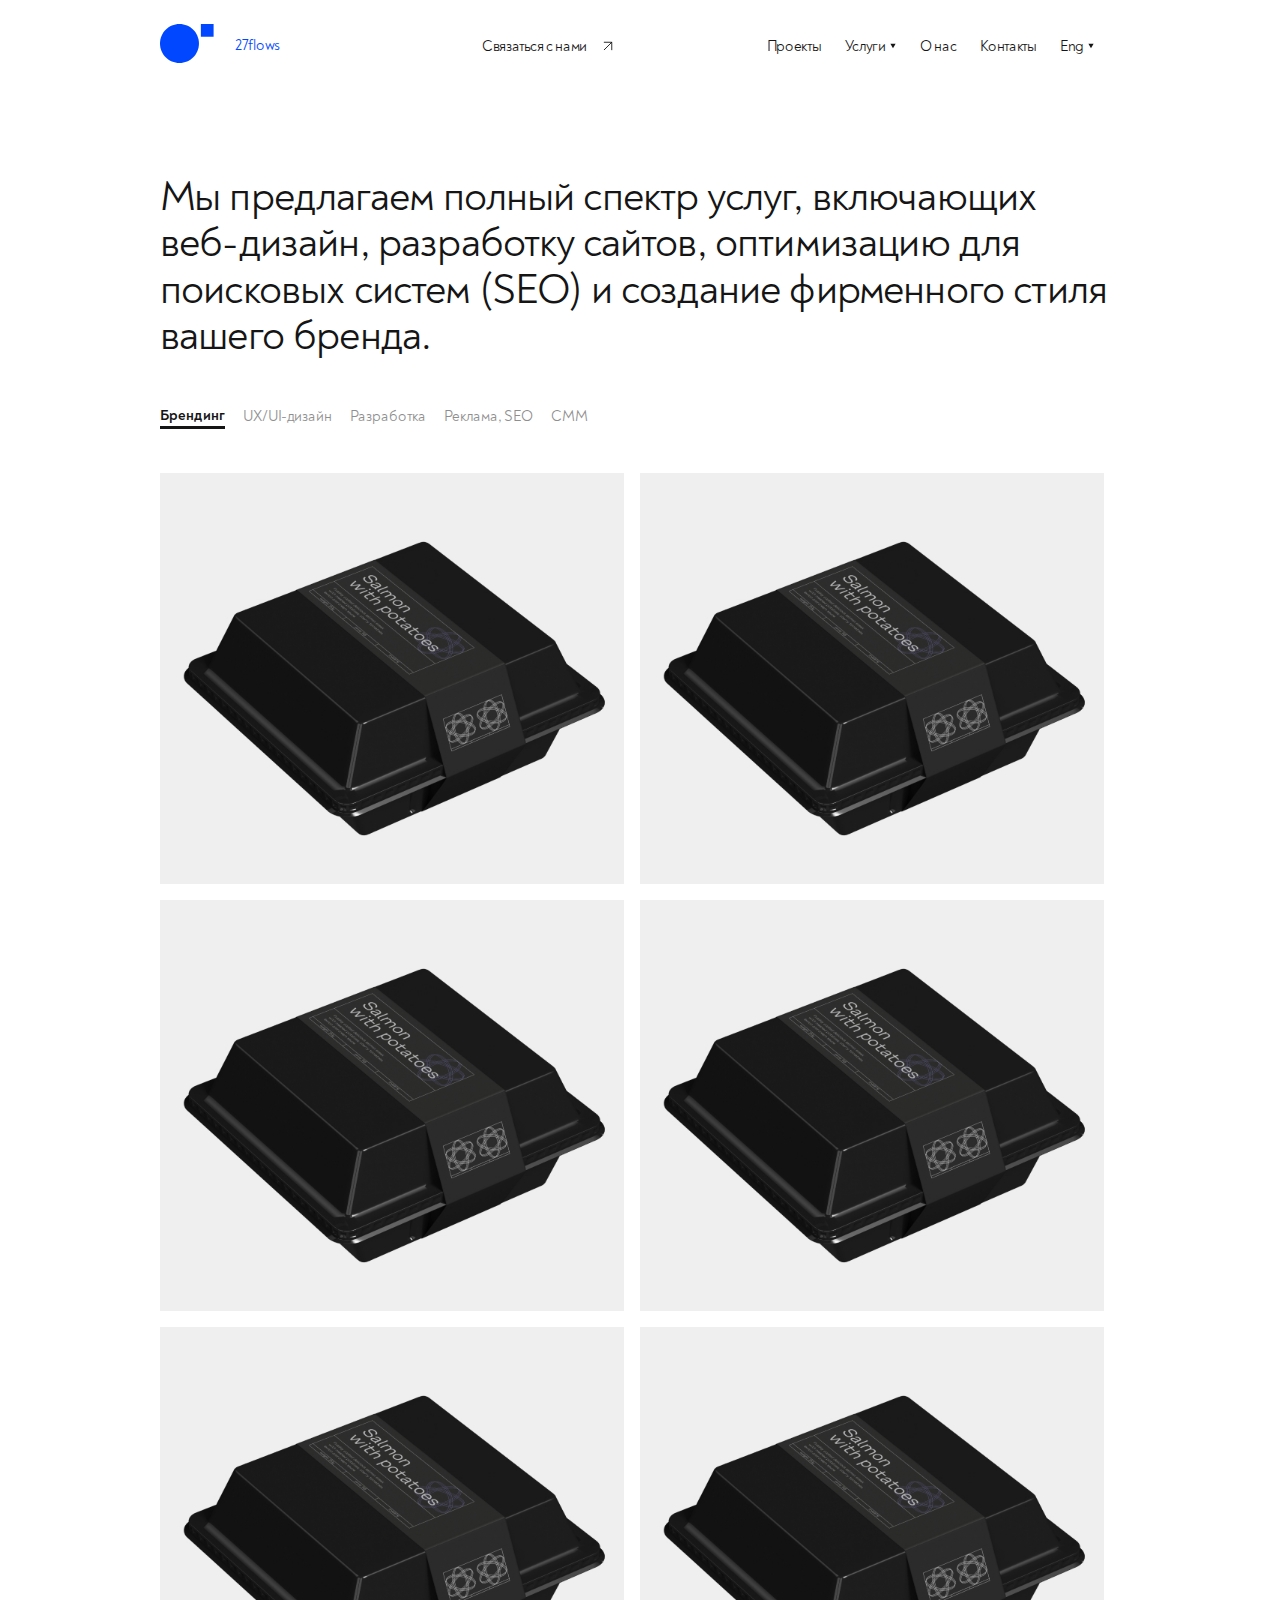
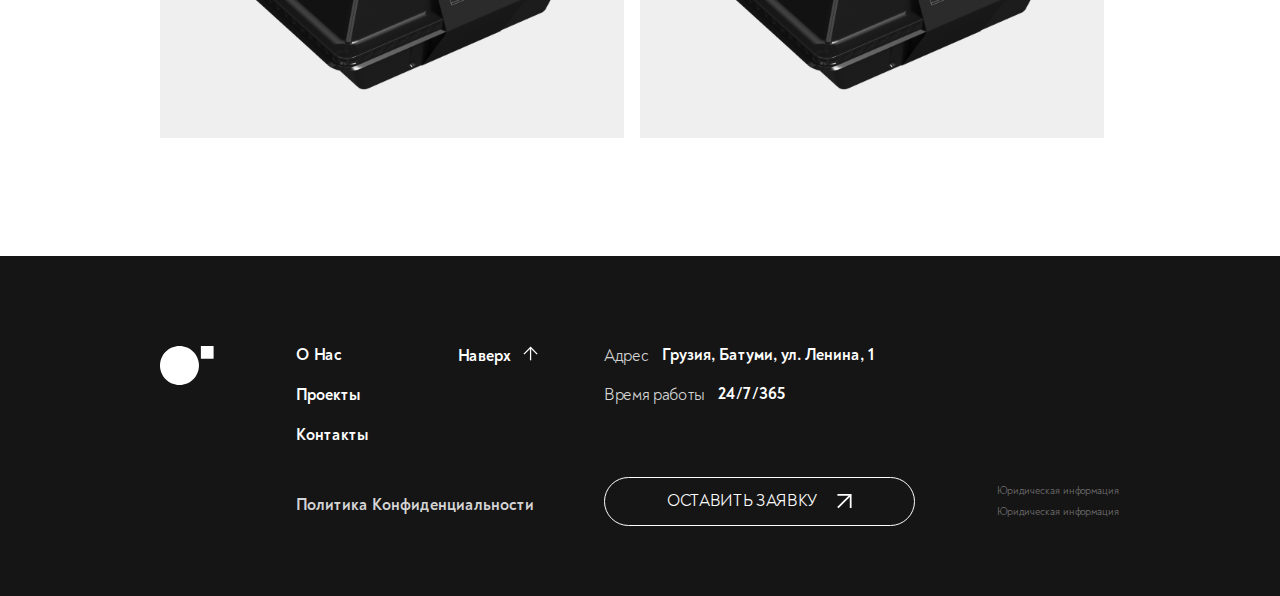
<file: pages/project.html>
<!DOCTYPE html>
<html lang="en">
  <head>
    <meta charset="UTF-8" />
    <meta name="viewport" content="width=device-width, initial-scale=1.0" />
    <title>27flows</title>
    <link rel="stylesheet" href="../styles/index.css" />
  </head>

  <body>
    <div class="mobile-menu">
      <button type="button" class="mobile-menu__close-btn closeMobileMenu">
        <svg
          width="24"
          height="24"
          viewBox="0 0 24 24"
          fill="none"
          xmlns="http://www.w3.org/2000/svg"
        >
          <path
            d="M18 6L6 18"
            stroke="white"
            stroke-linecap="round"
            stroke-linejoin="round"
          />
          <path
            d="M6 6L18 18"
            stroke="white"
            stroke-linecap="round"
            stroke-linejoin="round"
          />
        </svg>
      </button>
      <nav class="mobile-menu__nav">
        <ul class="mobile-menu__nav-list">
          <li class="mobile-menu__nav-list-item">
            <a href="#" class="mobile-menu__nav-list-item-link"> Проекты </a>
          </li>
          <li class="mobile-menu__nav-list-item">
            <a href="#" class="mobile-menu__nav-list-item-link">Услуги </a>
          </li>
          <li class="mobile-menu__nav-list-item">
            <a href="#" class="mobile-menu__nav-list-item-link"> О нас </a>
          </li>
          <li class="mobile-menu__nav-list-item">
            <a href="#" class="mobile-menu__nav-list-item-link"> Контакты </a>
          </li>
          <li class="mobile-menu__nav-list-item submenuToggle">
            <div class="mobile-menu__nav-list-item-top">
              Eng
              <div class="mobile-menu__nav-list-item-chevron">
                <svg
                  width="12"
                  height="9"
                  viewBox="0 0 12 9"
                  fill="none"
                  xmlns="http://www.w3.org/2000/svg"
                >
                  <path
                    d="M6 9L0.803847 -2.51245e-08L11.1962 8.834e-07L6 9Z"
                    fill="white"
                  />
                </svg>
              </div>
            </div>
            <div class="mobile-menu__nav-list-item-submenu submenu">
              <a href="#" class="mobile-menu__nav-list-item-submenu-link">
                En
              </a>
              <a href="#" class="mobile-menu__nav-list-item-submenu-link">
                Gr
              </a>
            </div>
          </li>
        </ul>
      </nav>
      <a href="#" class="btn btn--white btn--icon mobile-menu__btn">
        <span class="btn__label"> Оставить заявку </span>
        <div class="btn__icon">
          <svg
            width="14"
            height="14"
            viewBox="0 0 14 14"
            fill="none"
            xmlns="http://www.w3.org/2000/svg"
          >
            <path d="M1 1H13V13" stroke="white" stroke-width="1.2" />
            <path
              d="M13.0004 1L1.40039 12.6"
              stroke="white"
              stroke-width="1.2"
            />
          </svg>
        </div>
      </a>
    </div>
    <header id="header" class="header">
      <div class="wrapper header__wrapper">
        <a href="#" class="header__logo-link">
          <div class="logo header__logo">
            <svg
              width="72"
              height="56"
              viewBox="0 0 72 56"
              fill="none"
              xmlns="http://www.w3.org/2000/svg"
            >
              <path
                d="M51.9297 25.9779C51.9297 11.6307 40.3048 0 25.9649 0C11.6249 0 0 11.6307 0 25.9779C0 40.325 11.6249 51.9557 25.9649 51.9557C40.3048 51.9557 51.9297 40.325 51.9297 25.9779Z"
                fill="#0047FF"
              />
              <path d="M71.4653 0H54.4883V16.9855H71.4653V0Z" fill="#0047FF" />
            </svg>
          </div>
          <h1 class="header__company-name">27flows</h1>
        </a>
        <a href="#" id="togglePopup" class="main-link header__main-link">
          Связаться с нами
          <div class="main-link__icon">
            <svg
              width="24"
              height="24"
              viewBox="0 0 24 24"
              fill="none"
              xmlns="http://www.w3.org/2000/svg"
            >
              <path
                d="M7 7H17V17"
                stroke="#151515"
                stroke-width="1.2"
                stroke-linecap="round"
                stroke-linejoin="round"
              />
              <path
                d="M7 17L17 7"
                stroke="#151515"
                stroke-width="1.2"
                stroke-linecap="round"
                stroke-linejoin="round"
              />
            </svg>
          </div>
        </a>
        <nav class="header__nav">
          <ul class="header__nav-list">
            <li class="header__nav-list-item">
              <a href="#projects" class="header__nav-link smoothScrollLink"
                >Проекты</a
              >
            </li>
            <li
              class="header__nav-list-item header__nav-list-item--submenu submenuToggle"
            >
              <div class="header__nav-list-item-top">
                <a href="#offers" class="header__nav-link smoothScrollLink"
                  >Услуги</a
                >
                <div class="header__nav-list-item-chevron">
                  <svg
                    width="8"
                    height="6"
                    viewBox="0 0 8 6"
                    fill="none"
                    xmlns="http://www.w3.org/2000/svg"
                  >
                    <path
                      d="M4 6L0.535899 -6.52533e-07L7.4641 -4.68497e-08L4 6Z"
                      fill="#151515"
                    />
                  </svg>
                </div>
              </div>
              <ul class="header__nav-list-item-submenu submenu">
                <li class="header__nav-list-item-submenu-item">
                  <a href="#" class="header__nav-list-item-submenu-item-link">
                    Брендинг
                  </a>
                </li>
                <li class="header__nav-list-item-submenu-item">
                  <a href="#" class="header__nav-list-item-submenu-item-link">
                    UX/UI-дизайн
                  </a>
                </li>
                <li class="header__nav-list-item-submenu-item">
                  <a href="#" class="header__nav-list-item-submenu-item-link">
                    Разработка
                  </a>
                </li>
                <li class="header__nav-list-item-submenu-item">
                  <a href="#" class="header__nav-list-item-submenu-item-link">
                    Реклама, SEO
                  </a>
                </li>
                <li class="header__nav-list-item-submenu-item">
                  <a href="#" class="header__nav-list-item-submenu-item-link">
                    СММ
                  </a>
                </li>
              </ul>
            </li>
            <li class="header__nav-list-item">
              <a href="#" class="header__nav-link">О нас</a>
            </li>
            <li class="header__nav-list-item">
              <a href="#request" class="header__nav-link smoothScrollLink"
                >Контакты</a
              >
            </li>
            <li
              class="header__nav-list-item header__nav-list-item--submenu submenuToggle"
            >
              <div class="header__nav-list-item-top">
                <span class="header__nav-list-item-top-value"> Eng </span>
                <div class="header__nav-list-item-chevron">
                  <svg
                    width="8"
                    height="6"
                    viewBox="0 0 8 6"
                    fill="none"
                    xmlns="http://www.w3.org/2000/svg"
                  >
                    <path
                      d="M4 6L0.535899 -6.52533e-07L7.4641 -4.68497e-08L4 6Z"
                      fill="#151515"
                    />
                  </svg>
                </div>
              </div>
              <ul class="header__nav-list-item-submenu submenu">
                <li class="header__nav-list-item-submenu-item">
                  <a href="#" class="header__nav-list-item-submenu-item-link">
                    Ru
                  </a>
                </li>
                <li class="header__nav-list-item-submenu-item">
                  <a href="#" class="header__nav-list-item-submenu-item-link">
                    Gr
                  </a>
                </li>
              </ul>
            </li>
          </ul>
        </nav>
        <div class="header__menu toggleMobileMenu">
          <span class="header__menu-text">Меню</span>
          <button class="header__burger-btn">
            <svg
              width="19"
              height="11"
              viewBox="0 0 19 11"
              fill="none"
              xmlns="http://www.w3.org/2000/svg"
            >
              <path
                d="M1 0.75H10"
                stroke="#151515"
                stroke-width="0.9"
                stroke-linecap="round"
              />
              <path
                d="M1 5.25H18.25"
                stroke="#151515"
                stroke-width="0.9"
                stroke-linecap="round"
              />
              <path
                d="M1 9.75H18.25"
                stroke="#151515"
                stroke-width="0.9"
                stroke-linecap="round"
              />
            </svg>
          </button>
        </div>
      </div>
    </header>
    <main class="main main--projects">
      <section class="promo-section promo-section--projects">
        <div class="wrapper promo-section__wrapper">
          <p class="slogan promo-section__slogan">
            Мы предлагаем полный спектр услуг, включающих веб-дизайн, разработку
            сайтов, оптимизацию для поисковых систем (SEO) и создание фирменного
            стиля вашего бренда.
          </p>
        </div>
      </section>
      <section class="project-section tab-section">
        <div class="wrapper project-section__wrapper">
          <ul class="tab-list tab-list--col project-section__tab-list">
            <li class="tab-list__item tab-list__item--active">
              <button type="button" class="tab-list__item-btn">Брендинг</button>
            </li>
            <li class="tab-list__item">
              <button type="button" class="tab-list__item-btn">
                UX/UI-дизайн
              </button>
            </li>
            <li class="tab-list__item">
              <button type="button" class="tab-list__item-btn">
                Разработка
              </button>
            </li>
            <li class="tab-list__item">
              <button type="button" class="tab-list__item-btn">
                Реклама, SEO
              </button>
            </li>
            <li class="tab-list__item">
              <button type="button" class="tab-list__item-btn">СММ</button>
            </li>
          </ul>
          <div class="page-list project-section__page-list">
            <div class="page-list__page page-list__page--active">
              <div class="project-section__table">
                <a href="#" class="project-section__table-link-wrapper">
                  <div class="project-section__table-cell">
                    <h3 class="project-section__table-cell-subheading">
                      Kvarts
                      <div class="project-section__table-cell-icon">
                        <svg
                          width="18"
                          height="18"
                          viewBox="0 0 18 18"
                          fill="none"
                          xmlns="http://www.w3.org/2000/svg"
                        >
                          <path
                            d="M1 1H17V17"
                            stroke="black"
                            stroke-width="2"
                          />
                          <path
                            d="M17.0018 1L1.53516 16.4667"
                            stroke="black"
                            stroke-width="2"
                          />
                        </svg>
                      </div>
                    </h3>
                    <h2 class="project-section__table-cell-heading">
                      Разработка фирменного стиля для KVARTZ
                    </h2>
                    <p class="project-section__table-cell-text">
                      Мы предлагаем полный спектр услуг, включающих веб-дизайн,
                      разработку сайтов, оптимизацию для поисковых систем (SEO)
                      и создание фирменного стиля.
                    </p>
                    <div class="project-section__table-cell-category-list">
                      <div
                        class="project-section__table-cell-category-list-link"
                      >
                        Айдентика
                      </div>
                    </div>
                    <img
                      src="../assets/img/projects-img-1.jpg"
                      alt="
                                                            Разработка фирменного стиля для KVARTZ"
                      class="project-section__table-cell-img"
                    />
                  </div>
                </a>
                <a href="#" class="project-section__table-link-wrapper">
                  <div class="project-section__table-cell">
                    <h3 class="project-section__table-cell-subheading">
                      Kvarts
                      <div class="project-section__table-cell-icon">
                        <svg
                          width="18"
                          height="18"
                          viewBox="0 0 18 18"
                          fill="none"
                          xmlns="http://www.w3.org/2000/svg"
                        >
                          <path
                            d="M1 1H17V17"
                            stroke="black"
                            stroke-width="2"
                          />
                          <path
                            d="M17.0018 1L1.53516 16.4667"
                            stroke="black"
                            stroke-width="2"
                          />
                        </svg>
                      </div>
                    </h3>
                    <h2 class="project-section__table-cell-heading">
                      Разработка фирменного стиля для KVARTZ
                    </h2>
                    <p class="project-section__table-cell-text">
                      Мы предлагаем полный спектр услуг, включающих веб-дизайн,
                      разработку сайтов, оптимизацию для поисковых систем (SEO)
                      и создание фирменного стиля.
                    </p>
                    <div class="project-section__table-cell-category-list">
                      <div
                        class="project-section__table-cell-category-list-link"
                      >
                        Айдентика
                      </div>
                    </div>
                    <img
                      src="../assets/img/projects-img-1.jpg"
                      alt="
                                                            Разработка фирменного стиля для KVARTZ"
                      class="project-section__table-cell-img"
                    />
                  </div>
                </a>
                <a href="#" class="project-section__table-link-wrapper">
                  <div class="project-section__table-cell">
                    <h3 class="project-section__table-cell-subheading">
                      Kvarts
                      <div class="project-section__table-cell-icon">
                        <svg
                          width="18"
                          height="18"
                          viewBox="0 0 18 18"
                          fill="none"
                          xmlns="http://www.w3.org/2000/svg"
                        >
                          <path
                            d="M1 1H17V17"
                            stroke="black"
                            stroke-width="2"
                          />
                          <path
                            d="M17.0018 1L1.53516 16.4667"
                            stroke="black"
                            stroke-width="2"
                          />
                        </svg>
                      </div>
                    </h3>
                    <h2 class="project-section__table-cell-heading">
                      Разработка фирменного стиля для KVARTZ
                    </h2>
                    <p class="project-section__table-cell-text">
                      Мы предлагаем полный спектр услуг, включающих веб-дизайн,
                      разработку сайтов, оптимизацию для поисковых систем (SEO)
                      и создание фирменного стиля.
                    </p>
                    <div class="project-section__table-cell-category-list">
                      <div
                        class="project-section__table-cell-category-list-link"
                      >
                        Айдентика
                      </div>
                    </div>
                    <img
                      src="../assets/img/projects-img-1.jpg"
                      alt="
                                                            Разработка фирменного стиля для KVARTZ"
                      class="project-section__table-cell-img"
                    />
                  </div>
                </a>
                <a href="#" class="project-section__table-link-wrapper">
                  <div class="project-section__table-cell">
                    <h3 class="project-section__table-cell-subheading">
                      Kvarts
                      <div class="project-section__table-cell-icon">
                        <svg
                          width="18"
                          height="18"
                          viewBox="0 0 18 18"
                          fill="none"
                          xmlns="http://www.w3.org/2000/svg"
                        >
                          <path
                            d="M1 1H17V17"
                            stroke="black"
                            stroke-width="2"
                          />
                          <path
                            d="M17.0018 1L1.53516 16.4667"
                            stroke="black"
                            stroke-width="2"
                          />
                        </svg>
                      </div>
                    </h3>
                    <h2 class="project-section__table-cell-heading">
                      Разработка фирменного стиля для KVARTZ
                    </h2>
                    <p class="project-section__table-cell-text">
                      Мы предлагаем полный спектр услуг, включающих веб-дизайн,
                      разработку сайтов, оптимизацию для поисковых систем (SEO)
                      и создание фирменного стиля.
                    </p>
                    <div class="project-section__table-cell-category-list">
                      <div
                        class="project-section__table-cell-category-list-link"
                      >
                        Айдентика
                      </div>
                    </div>
                    <img
                      src="../assets/img/projects-img-1.jpg"
                      alt="
                                                            Разработка фирменного стиля для KVARTZ"
                      class="project-section__table-cell-img"
                    />
                  </div>
                </a>
                <a href="#" class="project-section__table-link-wrapper">
                  <div class="project-section__table-cell">
                    <h3 class="project-section__table-cell-subheading">
                      Kvarts
                      <div class="project-section__table-cell-icon">
                        <svg
                          width="18"
                          height="18"
                          viewBox="0 0 18 18"
                          fill="none"
                          xmlns="http://www.w3.org/2000/svg"
                        >
                          <path
                            d="M1 1H17V17"
                            stroke="black"
                            stroke-width="2"
                          />
                          <path
                            d="M17.0018 1L1.53516 16.4667"
                            stroke="black"
                            stroke-width="2"
                          />
                        </svg>
                      </div>
                    </h3>
                    <h2 class="project-section__table-cell-heading">
                      Разработка фирменного стиля для KVARTZ
                    </h2>
                    <p class="project-section__table-cell-text">
                      Мы предлагаем полный спектр услуг, включающих веб-дизайн,
                      разработку сайтов, оптимизацию для поисковых систем (SEO)
                      и создание фирменного стиля.
                    </p>
                    <div class="project-section__table-cell-category-list">
                      <div
                        class="project-section__table-cell-category-list-link"
                      >
                        Айдентика
                      </div>
                    </div>
                    <img
                      src="../assets/img/projects-img-1.jpg"
                      alt="
                                                            Разработка фирменного стиля для KVARTZ"
                      class="project-section__table-cell-img"
                    />
                  </div>
                </a>
                <a href="#" class="project-section__table-link-wrapper">
                  <div class="project-section__table-cell">
                    <h3 class="project-section__table-cell-subheading">
                      Kvarts
                      <div class="project-section__table-cell-icon">
                        <svg
                          width="18"
                          height="18"
                          viewBox="0 0 18 18"
                          fill="none"
                          xmlns="http://www.w3.org/2000/svg"
                        >
                          <path
                            d="M1 1H17V17"
                            stroke="black"
                            stroke-width="2"
                          />
                          <path
                            d="M17.0018 1L1.53516 16.4667"
                            stroke="black"
                            stroke-width="2"
                          />
                        </svg>
                      </div>
                    </h3>
                    <h2 class="project-section__table-cell-heading">
                      Разработка фирменного стиля для KVARTZ
                    </h2>
                    <p class="project-section__table-cell-text">
                      Мы предлагаем полный спектр услуг, включающих веб-дизайн,
                      разработку сайтов, оптимизацию для поисковых систем (SEO)
                      и создание фирменного стиля.
                    </p>
                    <div class="project-section__table-cell-category-list">
                      <div
                        class="project-section__table-cell-category-list-link"
                      >
                        Айдентика
                      </div>
                    </div>
                    <img
                      src="../assets/img/projects-img-1.jpg"
                      alt="
                                                            Разработка фирменного стиля для KVARTZ"
                      class="project-section__table-cell-img"
                    />
                  </div>
                </a>
              </div>
            </div>
            <div class="page-list__page">
              <div class="project-section__table">
                <a href="#" class="project-section__table-link-wrapper">
                  <div class="project-section__table-cell">
                    <h3 class="project-section__table-cell-subheading">
                      Kvarts
                      <div class="project-section__table-cell-icon">
                        <svg
                          width="18"
                          height="18"
                          viewBox="0 0 18 18"
                          fill="none"
                          xmlns="http://www.w3.org/2000/svg"
                        >
                          <path
                            d="M1 1H17V17"
                            stroke="black"
                            stroke-width="2"
                          />
                          <path
                            d="M17.0018 1L1.53516 16.4667"
                            stroke="black"
                            stroke-width="2"
                          />
                        </svg>
                      </div>
                    </h3>
                    <h2 class="project-section__table-cell-heading">
                      Разработка фирменного стиля для KVARTZ
                    </h2>
                    <p class="project-section__table-cell-text">
                      Мы предлагаем полный спектр услуг, включающих веб-дизайн,
                      разработку сайтов, оптимизацию для поисковых систем (SEO)
                      и создание фирменного стиля.
                    </p>
                    <div class="project-section__table-cell-category-list">
                      <div
                        class="project-section__table-cell-category-list-link"
                      >
                        Айдентика
                      </div>
                    </div>
                    <img
                      src="../assets/img/projects-img-1.jpg"
                      alt="
                                                            Разработка фирменного стиля для KVARTZ"
                      class="project-section__table-cell-img"
                    />
                  </div>
                </a>
                <a href="#" class="project-section__table-link-wrapper">
                  <div class="project-section__table-cell">
                    <h3 class="project-section__table-cell-subheading">
                      Kvarts
                      <div class="project-section__table-cell-icon">
                        <svg
                          width="18"
                          height="18"
                          viewBox="0 0 18 18"
                          fill="none"
                          xmlns="http://www.w3.org/2000/svg"
                        >
                          <path
                            d="M1 1H17V17"
                            stroke="black"
                            stroke-width="2"
                          />
                          <path
                            d="M17.0018 1L1.53516 16.4667"
                            stroke="black"
                            stroke-width="2"
                          />
                        </svg>
                      </div>
                    </h3>
                    <h2 class="project-section__table-cell-heading">
                      Разработка фирменного стиля для KVARTZ
                    </h2>
                    <p class="project-section__table-cell-text">
                      Мы предлагаем полный спектр услуг, включающих веб-дизайн,
                      разработку сайтов, оптимизацию для поисковых систем (SEO)
                      и создание фирменного стиля.
                    </p>
                    <div class="project-section__table-cell-category-list">
                      <div
                        class="project-section__table-cell-category-list-link"
                      >
                        Айдентика
                      </div>
                    </div>
                    <img
                      src="../assets/img/projects-img-1.jpg"
                      alt="
                                                            Разработка фирменного стиля для KVARTZ"
                      class="project-section__table-cell-img"
                    />
                  </div>
                </a>
                <a href="#" class="project-section__table-link-wrapper">
                  <div class="project-section__table-cell">
                    <h3 class="project-section__table-cell-subheading">
                      Kvarts
                      <div class="project-section__table-cell-icon">
                        <svg
                          width="18"
                          height="18"
                          viewBox="0 0 18 18"
                          fill="none"
                          xmlns="http://www.w3.org/2000/svg"
                        >
                          <path
                            d="M1 1H17V17"
                            stroke="black"
                            stroke-width="2"
                          />
                          <path
                            d="M17.0018 1L1.53516 16.4667"
                            stroke="black"
                            stroke-width="2"
                          />
                        </svg>
                      </div>
                    </h3>
                    <h2 class="project-section__table-cell-heading">
                      Разработка фирменного стиля для KVARTZ
                    </h2>
                    <p class="project-section__table-cell-text">
                      Мы предлагаем полный спектр услуг, включающих веб-дизайн,
                      разработку сайтов, оптимизацию для поисковых систем (SEO)
                      и создание фирменного стиля.
                    </p>
                    <div class="project-section__table-cell-category-list">
                      <div
                        class="project-section__table-cell-category-list-link"
                      >
                        Айдентика
                      </div>
                    </div>
                    <img
                      src="../assets/img/projects-img-1.jpg"
                      alt="
                                                            Разработка фирменного стиля для KVARTZ"
                      class="project-section__table-cell-img"
                    />
                  </div>
                </a>
                <a href="#" class="project-section__table-link-wrapper">
                  <div class="project-section__table-cell">
                    <h3 class="project-section__table-cell-subheading">
                      Kvarts
                      <div class="project-section__table-cell-icon">
                        <svg
                          width="18"
                          height="18"
                          viewBox="0 0 18 18"
                          fill="none"
                          xmlns="http://www.w3.org/2000/svg"
                        >
                          <path
                            d="M1 1H17V17"
                            stroke="black"
                            stroke-width="2"
                          />
                          <path
                            d="M17.0018 1L1.53516 16.4667"
                            stroke="black"
                            stroke-width="2"
                          />
                        </svg>
                      </div>
                    </h3>
                    <h2 class="project-section__table-cell-heading">
                      Разработка фирменного стиля для KVARTZ
                    </h2>
                    <p class="project-section__table-cell-text">
                      Мы предлагаем полный спектр услуг, включающих веб-дизайн,
                      разработку сайтов, оптимизацию для поисковых систем (SEO)
                      и создание фирменного стиля.
                    </p>
                    <div class="project-section__table-cell-category-list">
                      <div
                        class="project-section__table-cell-category-list-link"
                      >
                        Айдентика
                      </div>
                    </div>
                    <img
                      src="../assets/img/projects-img-1.jpg"
                      alt="
                                                            Разработка фирменного стиля для KVARTZ"
                      class="project-section__table-cell-img"
                    />
                  </div>
                </a>
                <a href="#" class="project-section__table-link-wrapper">
                  <div class="project-section__table-cell">
                    <h3 class="project-section__table-cell-subheading">
                      Kvarts
                      <div class="project-section__table-cell-icon">
                        <svg
                          width="18"
                          height="18"
                          viewBox="0 0 18 18"
                          fill="none"
                          xmlns="http://www.w3.org/2000/svg"
                        >
                          <path
                            d="M1 1H17V17"
                            stroke="black"
                            stroke-width="2"
                          />
                          <path
                            d="M17.0018 1L1.53516 16.4667"
                            stroke="black"
                            stroke-width="2"
                          />
                        </svg>
                      </div>
                    </h3>
                    <h2 class="project-section__table-cell-heading">
                      Разработка фирменного стиля для KVARTZ
                    </h2>
                    <p class="project-section__table-cell-text">
                      Мы предлагаем полный спектр услуг, включающих веб-дизайн,
                      разработку сайтов, оптимизацию для поисковых систем (SEO)
                      и создание фирменного стиля.
                    </p>
                    <div class="project-section__table-cell-category-list">
                      <div
                        class="project-section__table-cell-category-list-link"
                      >
                        Айдентика
                      </div>
                    </div>
                    <img
                      src="../assets/img/projects-img-1.jpg"
                      alt="
                                                            Разработка фирменного стиля для KVARTZ"
                      class="project-section__table-cell-img"
                    />
                  </div>
                </a>
                <a href="#" class="project-section__table-link-wrapper">
                  <div class="project-section__table-cell">
                    <h3 class="project-section__table-cell-subheading">
                      Kvarts
                      <div class="project-section__table-cell-icon">
                        <svg
                          width="18"
                          height="18"
                          viewBox="0 0 18 18"
                          fill="none"
                          xmlns="http://www.w3.org/2000/svg"
                        >
                          <path
                            d="M1 1H17V17"
                            stroke="black"
                            stroke-width="2"
                          />
                          <path
                            d="M17.0018 1L1.53516 16.4667"
                            stroke="black"
                            stroke-width="2"
                          />
                        </svg>
                      </div>
                    </h3>
                    <h2 class="project-section__table-cell-heading">
                      Разработка фирменного стиля для KVARTZ
                    </h2>
                    <p class="project-section__table-cell-text">
                      Мы предлагаем полный спектр услуг, включающих веб-дизайн,
                      разработку сайтов, оптимизацию для поисковых систем (SEO)
                      и создание фирменного стиля.
                    </p>
                    <div class="project-section__table-cell-category-list">
                      <div
                        class="project-section__table-cell-category-list-link"
                      >
                        Айдентика
                      </div>
                    </div>
                    <img
                      src="../assets/img/projects-img-1.jpg"
                      alt="
                                                            Разработка фирменного стиля для KVARTZ"
                      class="project-section__table-cell-img"
                    />
                  </div>
                </a>
              </div>
            </div>
            <div class="page-list__page">
              <div class="project-section__table">
                <a href="#" class="project-section__table-link-wrapper">
                  <div class="project-section__table-cell">
                    <h3 class="project-section__table-cell-subheading">
                      Kvarts
                      <div class="project-section__table-cell-icon">
                        <svg
                          width="18"
                          height="18"
                          viewBox="0 0 18 18"
                          fill="none"
                          xmlns="http://www.w3.org/2000/svg"
                        >
                          <path
                            d="M1 1H17V17"
                            stroke="black"
                            stroke-width="2"
                          />
                          <path
                            d="M17.0018 1L1.53516 16.4667"
                            stroke="black"
                            stroke-width="2"
                          />
                        </svg>
                      </div>
                    </h3>
                    <h2 class="project-section__table-cell-heading">
                      Разработка фирменного стиля для KVARTZ
                    </h2>
                    <p class="project-section__table-cell-text">
                      Мы предлагаем полный спектр услуг, включающих веб-дизайн,
                      разработку сайтов, оптимизацию для поисковых систем (SEO)
                      и создание фирменного стиля.
                    </p>
                    <div class="project-section__table-cell-category-list">
                      <div
                        class="project-section__table-cell-category-list-link"
                      >
                        Айдентика
                      </div>
                    </div>
                    <img
                      src="../assets/img/projects-img-1.jpg"
                      alt="
                                                            Разработка фирменного стиля для KVARTZ"
                      class="project-section__table-cell-img"
                    />
                  </div>
                </a>
                <a href="#" class="project-section__table-link-wrapper">
                  <div class="project-section__table-cell">
                    <h3 class="project-section__table-cell-subheading">
                      Kvarts
                      <div class="project-section__table-cell-icon">
                        <svg
                          width="18"
                          height="18"
                          viewBox="0 0 18 18"
                          fill="none"
                          xmlns="http://www.w3.org/2000/svg"
                        >
                          <path
                            d="M1 1H17V17"
                            stroke="black"
                            stroke-width="2"
                          />
                          <path
                            d="M17.0018 1L1.53516 16.4667"
                            stroke="black"
                            stroke-width="2"
                          />
                        </svg>
                      </div>
                    </h3>
                    <h2 class="project-section__table-cell-heading">
                      Разработка фирменного стиля для KVARTZ
                    </h2>
                    <p class="project-section__table-cell-text">
                      Мы предлагаем полный спектр услуг, включающих веб-дизайн,
                      разработку сайтов, оптимизацию для поисковых систем (SEO)
                      и создание фирменного стиля.
                    </p>
                    <div class="project-section__table-cell-category-list">
                      <div
                        class="project-section__table-cell-category-list-link"
                      >
                        Айдентика
                      </div>
                    </div>
                    <img
                      src="../assets/img/projects-img-1.jpg"
                      alt="
                                                            Разработка фирменного стиля для KVARTZ"
                      class="project-section__table-cell-img"
                    />
                  </div>
                </a>
                <a href="#" class="project-section__table-link-wrapper">
                  <div class="project-section__table-cell">
                    <h3 class="project-section__table-cell-subheading">
                      Kvarts
                      <div class="project-section__table-cell-icon">
                        <svg
                          width="18"
                          height="18"
                          viewBox="0 0 18 18"
                          fill="none"
                          xmlns="http://www.w3.org/2000/svg"
                        >
                          <path
                            d="M1 1H17V17"
                            stroke="black"
                            stroke-width="2"
                          />
                          <path
                            d="M17.0018 1L1.53516 16.4667"
                            stroke="black"
                            stroke-width="2"
                          />
                        </svg>
                      </div>
                    </h3>
                    <h2 class="project-section__table-cell-heading">
                      Разработка фирменного стиля для KVARTZ
                    </h2>
                    <p class="project-section__table-cell-text">
                      Мы предлагаем полный спектр услуг, включающих веб-дизайн,
                      разработку сайтов, оптимизацию для поисковых систем (SEO)
                      и создание фирменного стиля.
                    </p>
                    <div class="project-section__table-cell-category-list">
                      <div
                        class="project-section__table-cell-category-list-link"
                      >
                        Айдентика
                      </div>
                    </div>
                    <img
                      src="../assets/img/projects-img-1.jpg"
                      alt="
                                                            Разработка фирменного стиля для KVARTZ"
                      class="project-section__table-cell-img"
                    />
                  </div>
                </a>
                <a href="#" class="project-section__table-link-wrapper">
                  <div class="project-section__table-cell">
                    <h3 class="project-section__table-cell-subheading">
                      Kvarts
                      <div class="project-section__table-cell-icon">
                        <svg
                          width="18"
                          height="18"
                          viewBox="0 0 18 18"
                          fill="none"
                          xmlns="http://www.w3.org/2000/svg"
                        >
                          <path
                            d="M1 1H17V17"
                            stroke="black"
                            stroke-width="2"
                          />
                          <path
                            d="M17.0018 1L1.53516 16.4667"
                            stroke="black"
                            stroke-width="2"
                          />
                        </svg>
                      </div>
                    </h3>
                    <h2 class="project-section__table-cell-heading">
                      Разработка фирменного стиля для KVARTZ
                    </h2>
                    <p class="project-section__table-cell-text">
                      Мы предлагаем полный спектр услуг, включающих веб-дизайн,
                      разработку сайтов, оптимизацию для поисковых систем (SEO)
                      и создание фирменного стиля.
                    </p>
                    <div class="project-section__table-cell-category-list">
                      <div
                        class="project-section__table-cell-category-list-link"
                      >
                        Айдентика
                      </div>
                    </div>
                    <img
                      src="../assets/img/projects-img-1.jpg"
                      alt="
                                                            Разработка фирменного стиля для KVARTZ"
                      class="project-section__table-cell-img"
                    />
                  </div>
                </a>
                <a href="#" class="project-section__table-link-wrapper">
                  <div class="project-section__table-cell">
                    <h3 class="project-section__table-cell-subheading">
                      Kvarts
                      <div class="project-section__table-cell-icon">
                        <svg
                          width="18"
                          height="18"
                          viewBox="0 0 18 18"
                          fill="none"
                          xmlns="http://www.w3.org/2000/svg"
                        >
                          <path
                            d="M1 1H17V17"
                            stroke="black"
                            stroke-width="2"
                          />
                          <path
                            d="M17.0018 1L1.53516 16.4667"
                            stroke="black"
                            stroke-width="2"
                          />
                        </svg>
                      </div>
                    </h3>
                    <h2 class="project-section__table-cell-heading">
                      Разработка фирменного стиля для KVARTZ
                    </h2>
                    <p class="project-section__table-cell-text">
                      Мы предлагаем полный спектр услуг, включающих веб-дизайн,
                      разработку сайтов, оптимизацию для поисковых систем (SEO)
                      и создание фирменного стиля.
                    </p>
                    <div class="project-section__table-cell-category-list">
                      <div
                        class="project-section__table-cell-category-list-link"
                      >
                        Айдентика
                      </div>
                    </div>
                    <img
                      src="../assets/img/projects-img-1.jpg"
                      alt="
                                                            Разработка фирменного стиля для KVARTZ"
                      class="project-section__table-cell-img"
                    />
                  </div>
                </a>
                <a href="#" class="project-section__table-link-wrapper">
                  <div class="project-section__table-cell">
                    <h3 class="project-section__table-cell-subheading">
                      Kvarts
                      <div class="project-section__table-cell-icon">
                        <svg
                          width="18"
                          height="18"
                          viewBox="0 0 18 18"
                          fill="none"
                          xmlns="http://www.w3.org/2000/svg"
                        >
                          <path
                            d="M1 1H17V17"
                            stroke="black"
                            stroke-width="2"
                          />
                          <path
                            d="M17.0018 1L1.53516 16.4667"
                            stroke="black"
                            stroke-width="2"
                          />
                        </svg>
                      </div>
                    </h3>
                    <h2 class="project-section__table-cell-heading">
                      Разработка фирменного стиля для KVARTZ
                    </h2>
                    <p class="project-section__table-cell-text">
                      Мы предлагаем полный спектр услуг, включающих веб-дизайн,
                      разработку сайтов, оптимизацию для поисковых систем (SEO)
                      и создание фирменного стиля.
                    </p>
                    <div class="project-section__table-cell-category-list">
                      <div
                        class="project-section__table-cell-category-list-link"
                      >
                        Айдентика
                      </div>
                    </div>
                    <img
                      src="../assets/img/projects-img-1.jpg"
                      alt="
                                                            Разработка фирменного стиля для KVARTZ"
                      class="project-section__table-cell-img"
                    />
                  </div>
                </a>
              </div>
            </div>
            <div class="page-list__page">
              <div class="project-section__table">
                <a href="#" class="project-section__table-link-wrapper">
                  <div class="project-section__table-cell">
                    <h3 class="project-section__table-cell-subheading">
                      Kvarts
                      <div class="project-section__table-cell-icon">
                        <svg
                          width="18"
                          height="18"
                          viewBox="0 0 18 18"
                          fill="none"
                          xmlns="http://www.w3.org/2000/svg"
                        >
                          <path
                            d="M1 1H17V17"
                            stroke="black"
                            stroke-width="2"
                          />
                          <path
                            d="M17.0018 1L1.53516 16.4667"
                            stroke="black"
                            stroke-width="2"
                          />
                        </svg>
                      </div>
                    </h3>
                    <h2 class="project-section__table-cell-heading">
                      Разработка фирменного стиля для KVARTZ
                    </h2>
                    <p class="project-section__table-cell-text">
                      Мы предлагаем полный спектр услуг, включающих веб-дизайн,
                      разработку сайтов, оптимизацию для поисковых систем (SEO)
                      и создание фирменного стиля.
                    </p>
                    <div class="project-section__table-cell-category-list">
                      <div
                        class="project-section__table-cell-category-list-link"
                      >
                        Айдентика
                      </div>
                    </div>
                    <img
                      src="../assets/img/projects-img-1.jpg"
                      alt="
                                                            Разработка фирменного стиля для KVARTZ"
                      class="project-section__table-cell-img"
                    />
                  </div>
                </a>
                <a href="#" class="project-section__table-link-wrapper">
                  <div class="project-section__table-cell">
                    <h3 class="project-section__table-cell-subheading">
                      Kvarts
                      <div class="project-section__table-cell-icon">
                        <svg
                          width="18"
                          height="18"
                          viewBox="0 0 18 18"
                          fill="none"
                          xmlns="http://www.w3.org/2000/svg"
                        >
                          <path
                            d="M1 1H17V17"
                            stroke="black"
                            stroke-width="2"
                          />
                          <path
                            d="M17.0018 1L1.53516 16.4667"
                            stroke="black"
                            stroke-width="2"
                          />
                        </svg>
                      </div>
                    </h3>
                    <h2 class="project-section__table-cell-heading">
                      Разработка фирменного стиля для KVARTZ
                    </h2>
                    <p class="project-section__table-cell-text">
                      Мы предлагаем полный спектр услуг, включающих веб-дизайн,
                      разработку сайтов, оптимизацию для поисковых систем (SEO)
                      и создание фирменного стиля.
                    </p>
                    <div class="project-section__table-cell-category-list">
                      <div
                        class="project-section__table-cell-category-list-link"
                      >
                        Айдентика
                      </div>
                    </div>
                    <img
                      src="../assets/img/projects-img-1.jpg"
                      alt="
                                                            Разработка фирменного стиля для KVARTZ"
                      class="project-section__table-cell-img"
                    />
                  </div>
                </a>
                <a href="#" class="project-section__table-link-wrapper">
                  <div class="project-section__table-cell">
                    <h3 class="project-section__table-cell-subheading">
                      Kvarts
                      <div class="project-section__table-cell-icon">
                        <svg
                          width="18"
                          height="18"
                          viewBox="0 0 18 18"
                          fill="none"
                          xmlns="http://www.w3.org/2000/svg"
                        >
                          <path
                            d="M1 1H17V17"
                            stroke="black"
                            stroke-width="2"
                          />
                          <path
                            d="M17.0018 1L1.53516 16.4667"
                            stroke="black"
                            stroke-width="2"
                          />
                        </svg>
                      </div>
                    </h3>
                    <h2 class="project-section__table-cell-heading">
                      Разработка фирменного стиля для KVARTZ
                    </h2>
                    <p class="project-section__table-cell-text">
                      Мы предлагаем полный спектр услуг, включающих веб-дизайн,
                      разработку сайтов, оптимизацию для поисковых систем (SEO)
                      и создание фирменного стиля.
                    </p>
                    <div class="project-section__table-cell-category-list">
                      <div
                        class="project-section__table-cell-category-list-link"
                      >
                        Айдентика
                      </div>
                    </div>
                    <img
                      src="../assets/img/projects-img-1.jpg"
                      alt="
                                                            Разработка фирменного стиля для KVARTZ"
                      class="project-section__table-cell-img"
                    />
                  </div>
                </a>
                <a href="#" class="project-section__table-link-wrapper">
                  <div class="project-section__table-cell">
                    <h3 class="project-section__table-cell-subheading">
                      Kvarts
                      <div class="project-section__table-cell-icon">
                        <svg
                          width="18"
                          height="18"
                          viewBox="0 0 18 18"
                          fill="none"
                          xmlns="http://www.w3.org/2000/svg"
                        >
                          <path
                            d="M1 1H17V17"
                            stroke="black"
                            stroke-width="2"
                          />
                          <path
                            d="M17.0018 1L1.53516 16.4667"
                            stroke="black"
                            stroke-width="2"
                          />
                        </svg>
                      </div>
                    </h3>
                    <h2 class="project-section__table-cell-heading">
                      Разработка фирменного стиля для KVARTZ
                    </h2>
                    <p class="project-section__table-cell-text">
                      Мы предлагаем полный спектр услуг, включающих веб-дизайн,
                      разработку сайтов, оптимизацию для поисковых систем (SEO)
                      и создание фирменного стиля.
                    </p>
                    <div class="project-section__table-cell-category-list">
                      <div
                        class="project-section__table-cell-category-list-link"
                      >
                        Айдентика
                      </div>
                    </div>
                    <img
                      src="../assets/img/projects-img-1.jpg"
                      alt="
                                                            Разработка фирменного стиля для KVARTZ"
                      class="project-section__table-cell-img"
                    />
                  </div>
                </a>
                <a href="#" class="project-section__table-link-wrapper">
                  <div class="project-section__table-cell">
                    <h3 class="project-section__table-cell-subheading">
                      Kvarts
                      <div class="project-section__table-cell-icon">
                        <svg
                          width="18"
                          height="18"
                          viewBox="0 0 18 18"
                          fill="none"
                          xmlns="http://www.w3.org/2000/svg"
                        >
                          <path
                            d="M1 1H17V17"
                            stroke="black"
                            stroke-width="2"
                          />
                          <path
                            d="M17.0018 1L1.53516 16.4667"
                            stroke="black"
                            stroke-width="2"
                          />
                        </svg>
                      </div>
                    </h3>
                    <h2 class="project-section__table-cell-heading">
                      Разработка фирменного стиля для KVARTZ
                    </h2>
                    <p class="project-section__table-cell-text">
                      Мы предлагаем полный спектр услуг, включающих веб-дизайн,
                      разработку сайтов, оптимизацию для поисковых систем (SEO)
                      и создание фирменного стиля.
                    </p>
                    <div class="project-section__table-cell-category-list">
                      <div
                        class="project-section__table-cell-category-list-link"
                      >
                        Айдентика
                      </div>
                    </div>
                    <img
                      src="../assets/img/projects-img-1.jpg"
                      alt="
                                                            Разработка фирменного стиля для KVARTZ"
                      class="project-section__table-cell-img"
                    />
                  </div>
                </a>
                <a href="#" class="project-section__table-link-wrapper">
                  <div class="project-section__table-cell">
                    <h3 class="project-section__table-cell-subheading">
                      Kvarts
                      <div class="project-section__table-cell-icon">
                        <svg
                          width="18"
                          height="18"
                          viewBox="0 0 18 18"
                          fill="none"
                          xmlns="http://www.w3.org/2000/svg"
                        >
                          <path
                            d="M1 1H17V17"
                            stroke="black"
                            stroke-width="2"
                          />
                          <path
                            d="M17.0018 1L1.53516 16.4667"
                            stroke="black"
                            stroke-width="2"
                          />
                        </svg>
                      </div>
                    </h3>
                    <h2 class="project-section__table-cell-heading">
                      Разработка фирменного стиля для KVARTZ
                    </h2>
                    <p class="project-section__table-cell-text">
                      Мы предлагаем полный спектр услуг, включающих веб-дизайн,
                      разработку сайтов, оптимизацию для поисковых систем (SEO)
                      и создание фирменного стиля.
                    </p>
                    <div class="project-section__table-cell-category-list">
                      <div
                        class="project-section__table-cell-category-list-link"
                      >
                        Айдентика
                      </div>
                    </div>
                    <img
                      src="../assets/img/projects-img-1.jpg"
                      alt="
                                                            Разработка фирменного стиля для KVARTZ"
                      class="project-section__table-cell-img"
                    />
                  </div>
                </a>
              </div>
            </div>
            <div class="page-list__page">
              <div class="project-section__table">
                <a href="#" class="project-section__table-link-wrapper">
                  <div class="project-section__table-cell">
                    <h3 class="project-section__table-cell-subheading">
                      Kvarts
                      <div class="project-section__table-cell-icon">
                        <svg
                          width="18"
                          height="18"
                          viewBox="0 0 18 18"
                          fill="none"
                          xmlns="http://www.w3.org/2000/svg"
                        >
                          <path
                            d="M1 1H17V17"
                            stroke="black"
                            stroke-width="2"
                          />
                          <path
                            d="M17.0018 1L1.53516 16.4667"
                            stroke="black"
                            stroke-width="2"
                          />
                        </svg>
                      </div>
                    </h3>
                    <h2 class="project-section__table-cell-heading">
                      Разработка фирменного стиля для KVARTZ
                    </h2>
                    <p class="project-section__table-cell-text">
                      Мы предлагаем полный спектр услуг, включающих веб-дизайн,
                      разработку сайтов, оптимизацию для поисковых систем (SEO)
                      и создание фирменного стиля.
                    </p>
                    <div class="project-section__table-cell-category-list">
                      <div
                        class="project-section__table-cell-category-list-link"
                      >
                        Айдентика
                      </div>
                    </div>
                    <img
                      src="../assets/img/projects-img-1.jpg"
                      alt="
                                                            Разработка фирменного стиля для KVARTZ"
                      class="project-section__table-cell-img"
                    />
                  </div>
                </a>
                <a href="#" class="project-section__table-link-wrapper">
                  <div class="project-section__table-cell">
                    <h3 class="project-section__table-cell-subheading">
                      Kvarts
                      <div class="project-section__table-cell-icon">
                        <svg
                          width="18"
                          height="18"
                          viewBox="0 0 18 18"
                          fill="none"
                          xmlns="http://www.w3.org/2000/svg"
                        >
                          <path
                            d="M1 1H17V17"
                            stroke="black"
                            stroke-width="2"
                          />
                          <path
                            d="M17.0018 1L1.53516 16.4667"
                            stroke="black"
                            stroke-width="2"
                          />
                        </svg>
                      </div>
                    </h3>
                    <h2 class="project-section__table-cell-heading">
                      Разработка фирменного стиля для KVARTZ
                    </h2>
                    <p class="project-section__table-cell-text">
                      Мы предлагаем полный спектр услуг, включающих веб-дизайн,
                      разработку сайтов, оптимизацию для поисковых систем (SEO)
                      и создание фирменного стиля.
                    </p>
                    <div class="project-section__table-cell-category-list">
                      <div
                        class="project-section__table-cell-category-list-link"
                      >
                        Айдентика
                      </div>
                    </div>
                    <img
                      src="../assets/img/projects-img-1.jpg"
                      alt="
                                                            Разработка фирменного стиля для KVARTZ"
                      class="project-section__table-cell-img"
                    />
                  </div>
                </a>
                <a href="#" class="project-section__table-link-wrapper">
                  <div class="project-section__table-cell">
                    <h3 class="project-section__table-cell-subheading">
                      Kvarts
                      <div class="project-section__table-cell-icon">
                        <svg
                          width="18"
                          height="18"
                          viewBox="0 0 18 18"
                          fill="none"
                          xmlns="http://www.w3.org/2000/svg"
                        >
                          <path
                            d="M1 1H17V17"
                            stroke="black"
                            stroke-width="2"
                          />
                          <path
                            d="M17.0018 1L1.53516 16.4667"
                            stroke="black"
                            stroke-width="2"
                          />
                        </svg>
                      </div>
                    </h3>
                    <h2 class="project-section__table-cell-heading">
                      Разработка фирменного стиля для KVARTZ
                    </h2>
                    <p class="project-section__table-cell-text">
                      Мы предлагаем полный спектр услуг, включающих веб-дизайн,
                      разработку сайтов, оптимизацию для поисковых систем (SEO)
                      и создание фирменного стиля.
                    </p>
                    <div class="project-section__table-cell-category-list">
                      <div
                        class="project-section__table-cell-category-list-link"
                      >
                        Айдентика
                      </div>
                    </div>
                    <img
                      src="../assets/img/projects-img-1.jpg"
                      alt="
                                                            Разработка фирменного стиля для KVARTZ"
                      class="project-section__table-cell-img"
                    />
                  </div>
                </a>
                <a href="#" class="project-section__table-link-wrapper">
                  <div class="project-section__table-cell">
                    <h3 class="project-section__table-cell-subheading">
                      Kvarts
                      <div class="project-section__table-cell-icon">
                        <svg
                          width="18"
                          height="18"
                          viewBox="0 0 18 18"
                          fill="none"
                          xmlns="http://www.w3.org/2000/svg"
                        >
                          <path
                            d="M1 1H17V17"
                            stroke="black"
                            stroke-width="2"
                          />
                          <path
                            d="M17.0018 1L1.53516 16.4667"
                            stroke="black"
                            stroke-width="2"
                          />
                        </svg>
                      </div>
                    </h3>
                    <h2 class="project-section__table-cell-heading">
                      Разработка фирменного стиля для KVARTZ
                    </h2>
                    <p class="project-section__table-cell-text">
                      Мы предлагаем полный спектр услуг, включающих веб-дизайн,
                      разработку сайтов, оптимизацию для поисковых систем (SEO)
                      и создание фирменного стиля.
                    </p>
                    <div class="project-section__table-cell-category-list">
                      <div
                        class="project-section__table-cell-category-list-link"
                      >
                        Айдентика
                      </div>
                    </div>
                    <img
                      src="../assets/img/projects-img-1.jpg"
                      alt="
                                                            Разработка фирменного стиля для KVARTZ"
                      class="project-section__table-cell-img"
                    />
                  </div>
                </a>
                <a href="#" class="project-section__table-link-wrapper">
                  <div class="project-section__table-cell">
                    <h3 class="project-section__table-cell-subheading">
                      Kvarts
                      <div class="project-section__table-cell-icon">
                        <svg
                          width="18"
                          height="18"
                          viewBox="0 0 18 18"
                          fill="none"
                          xmlns="http://www.w3.org/2000/svg"
                        >
                          <path
                            d="M1 1H17V17"
                            stroke="black"
                            stroke-width="2"
                          />
                          <path
                            d="M17.0018 1L1.53516 16.4667"
                            stroke="black"
                            stroke-width="2"
                          />
                        </svg>
                      </div>
                    </h3>
                    <h2 class="project-section__table-cell-heading">
                      Разработка фирменного стиля для KVARTZ
                    </h2>
                    <p class="project-section__table-cell-text">
                      Мы предлагаем полный спектр услуг, включающих веб-дизайн,
                      разработку сайтов, оптимизацию для поисковых систем (SEO)
                      и создание фирменного стиля.
                    </p>
                    <div class="project-section__table-cell-category-list">
                      <div
                        class="project-section__table-cell-category-list-link"
                      >
                        Айдентика
                      </div>
                    </div>
                    <img
                      src="../assets/img/projects-img-1.jpg"
                      alt="
                                                            Разработка фирменного стиля для KVARTZ"
                      class="project-section__table-cell-img"
                    />
                  </div>
                </a>
                <a href="#" class="project-section__table-link-wrapper">
                  <div class="project-section__table-cell">
                    <h3 class="project-section__table-cell-subheading">
                      Kvarts
                      <div class="project-section__table-cell-icon">
                        <svg
                          width="18"
                          height="18"
                          viewBox="0 0 18 18"
                          fill="none"
                          xmlns="http://www.w3.org/2000/svg"
                        >
                          <path
                            d="M1 1H17V17"
                            stroke="black"
                            stroke-width="2"
                          />
                          <path
                            d="M17.0018 1L1.53516 16.4667"
                            stroke="black"
                            stroke-width="2"
                          />
                        </svg>
                      </div>
                    </h3>
                    <h2 class="project-section__table-cell-heading">
                      Разработка фирменного стиля для KVARTZ
                    </h2>
                    <p class="project-section__table-cell-text">
                      Мы предлагаем полный спектр услуг, включающих веб-дизайн,
                      разработку сайтов, оптимизацию для поисковых систем (SEO)
                      и создание фирменного стиля.
                    </p>
                    <div class="project-section__table-cell-category-list">
                      <div
                        class="project-section__table-cell-category-list-link"
                      >
                        Айдентика
                      </div>
                    </div>
                    <img
                      src="../assets/img/projects-img-1.jpg"
                      alt="
                                                            Разработка фирменного стиля для KVARTZ"
                      class="project-section__table-cell-img"
                    />
                  </div>
                </a>
              </div>
            </div>

            <!-- <div class="page-list__page page-list__page--active">
              <div class="project-section__table">
                <a href="">
                  <div class="project-section__table-cell">
                    <h2 class="project-section__table-cell-heading">
                      Разработка фирменного стиля для KVARTZ
                    </h2>
                    <p class="project-section__table-cell-text">
                      Мы предлагаем полный спектр услуг, включающих веб-дизайн,
                      разработку сайтов, оптимизацию для поисковых систем (SEO)
                      и создание фирменного стиля.
                    </p>
                    <div class="project-section__table-cell-category-list">
                      <a
                        href="#"
                        class="project-section__table-cell-category-list-link"
                      >
                        Айдентика
                      </a>
                    </div>
                    <img
                      src="../assets/img/projects-img-1.jpg"
                      alt="
                                                            Разработка фирменного стиля для KVARTZ"
                      class="project-section__table-cell-img"
                    />
                  </div>
                </a>
              </div>
              <a href="#" class="btn btn--icon project-section__more-btn">
                <span class="btn__label"> загрузить еще </span>
                <div class="btn__icon">
                  <svg
                    width="13"
                    height="12"
                    viewBox="0 0 13 12"
                    fill="none"
                    xmlns="http://www.w3.org/2000/svg"
                  >
                    <path
                      d="M0.875 0.5H12.125V11.75"
                      stroke="white"
                      stroke-width="0.9"
                    />
                    <path
                      d="M12.125 0.5L1.25 11.375"
                      stroke="white"
                      stroke-width="0.9"
                    />
                  </svg>
                </div>
              </a>
            </div> -->
          </div>
        </div>
      </section>
    </main>
    <footer class="footer" id="footer">
      <div class="wrapper footer__wrapper">
        <div class="footer__col footer__col--logo">
          <a href="#" class="footer__logo-link">
            <div class="logo logo--white">
              <svg
                width="72"
                height="56"
                viewBox="0 0 72 56"
                fill="none"
                xmlns="http://www.w3.org/2000/svg"
              >
                <path
                  d="M51.9297 25.9779C51.9297 11.6307 40.3048 0 25.9649 0C11.6249 0 0 11.6307 0 25.9779C0 40.325 11.6249 51.9557 25.9649 51.9557C40.3048 51.9557 51.9297 40.325 51.9297 25.9779Z"
                  fill="white"
                />
                <path d="M71.4633 0H54.4863V16.9855H71.4633V0Z" fill="white" />
              </svg>
            </div>
          </a>
        </div>
        <div class="footer__col footer__col--split">
          <nav class="footer__nav">
            <a href="#" class="footer__nav-link"> О нас </a>
            <a href="#projects" class="footer__nav-link smoothScrollLink">
              Проекты
            </a>
            <a href="#contacts" class="footer__nav-link"> Контакты </a>
          </nav>
          <a href="#header" class="footer__link smoothScrollLink">
            наверх
            <div class="footer__link-icon">
              <svg
                width="23"
                height="24"
                viewBox="0 0 23 24"
                fill="none"
                xmlns="http://www.w3.org/2000/svg"
              >
                <path
                  d="M1 13L11.6066 2.3934L22.2132 13"
                  stroke="white"
                  stroke-width="2"
                />
                <path
                  d="M11.6066 2.39344L11.6066 22.8995"
                  stroke="white"
                  stroke-width="2"
                />
              </svg>
            </div>
          </a>
          <a href="#" class="footer__copyrights-link">
            политика конфиденциальности
          </a>
        </div>
        <div class="footer__col">
          <div class="footer__row">
            <h6 class="footer__row-heading">Адрес</h6>
            <p class="footer__row-text">Грузия, Батуми, ул. Ленина, 1</p>
          </div>
          <div class="footer__row">
            <h6 class="footer__row-heading">Время работы</h6>
            <p class="footer__row-text">24/7/365</p>
          </div>
          <a
            href="#"
            id="togglePopup"
            class="btn btn--icon btn--white footer__btn"
          >
            <span class="btn__label"> Оставить заявку </span>
            <div class="btn__icon">
              <svg
                width="17"
                height="17"
                viewBox="0 0 17 17"
                fill="none"
                xmlns="http://www.w3.org/2000/svg"
              >
                <path d="M0.5 1H15.5V16" stroke="white" stroke-width="2" />
                <path d="M15.5 1L1 15.5" stroke="white" stroke-width="2" />
              </svg>
            </div>
          </a>
        </div>
        <div class="footer__col">
          <div class="footer__copy-group">
            <a href="#" class="footer__copy-link">Юридическая информация</a>
            <a href="#" class="footer__copy-link">Юридическая информация</a>
          </div>
        </div>
      </div>
      <div class="footer__mobile-top">
        <div class="wrapper footer__mobile-wrapper footer__mobile-top-wrapper">
          <ul class="footer__mobile-group">
            <li class="footer__mobile-group-item">
              <h6 class="footer__mobile-group-item-heading">Вакансии</h6>
              <a href="mailto:hr@27flows.ru" class="footer__mobile-link">
                hr@27flows.ru
              </a>
            </li>
            <li class="footer__mobile-group-item">
              <h6 class="footer__mobile-group-item-heading">Сотрудничество</h6>
              <a href="mailto:k@27flows.ru" class="footer__mobile-link">
                k@27flows.ru
              </a>
            </li>
            <li class="footer__mobile-group-item">
              <h6 class="footer__mobile-group-item-heading">Время работы</h6>
              <p class="footer__mobile-link">24/7/365</p>
            </li>
            <li class="footer__mobile-group-item">
              <h6 class="footer__mobile-group-item-heading">Адрес</h6>
              <p class="footer__mobile-link">Грузия, Батуми, ул. Ленина, 1</p>
            </li>
          </ul>
          <div class="footer__mobile-col">
            <div class="footer__mobile-col-item">
              <a
                href="tel:+79000000000"
                class="tel-link tel-link--white footer__mobile-tel-link"
              >
                +7 (900) 000-00-00
              </a>
              <a
                href="mailto:hello@27flows.ru"
                class="mail-link mail-link--white footer__mobile-mail-link"
              >
                hello@27flows.ru
              </a>
            </div>
            <div class="footer__mobile-col-item">
              <a
                href="#"
                class="footer__mobile-link footer__mobile-link--bold footer__mobile-link--icon"
              >
                <div class="footer__mobile-link-icon">
                  <svg
                    width="22"
                    height="17"
                    viewBox="0 0 22 17"
                    fill="none"
                    xmlns="http://www.w3.org/2000/svg"
                  >
                    <path
                      d="M1.38761 5.55335L14.3275 1.74866C15.6076 1.34573 19.9388 0.0793023 19.9388 0.0793023C19.9388 0.0793023 21.9339 -0.464906 21.5996 1.29792C21.4745 2.025 20.7966 4.54669 20.0979 7.27724L17.9591 15.3597C17.9591 15.3597 17.7345 16.5524 16.8042 16.6727C15.8739 16.7929 14.4716 15.7052 14.2251 15.4698C14.0268 15.292 10.4635 12.5669 9.18681 11.2802C8.84345 10.9299 8.47752 10.2601 9.40396 9.61144C11.4963 8.07322 14.0035 6.153 15.5254 4.92874C16.228 4.36366 17.0124 2.96159 14.1671 4.47916L6.14768 8.7122C6.14768 8.7122 5.24154 9.15169 3.68484 8.5242C2.12814 7.8967 0.319515 7.08605 0.319515 7.08605C0.319515 7.08605 -0.886067 6.17599 1.38637 5.55338L1.38761 5.55335Z"
                      fill="white"
                    />
                  </svg>
                </div>
                Канал студии
              </a>
              <a href="#" class="footer__mobile-link footer__mobile-link--bold">
                Скачать бриф
              </a>
            </div>
          </div>
        </div>
      </div>
      <div class="footer__mobile-middle">
        <div
          class="wrapper footer__mobile-wrapper footer__mobile-middle-wrapper"
        >
          <nav class="footer__mobile-nav">
            <a href="#" class="footer__mobile-nav-link">О нас</a>
            <a href="#" class="footer__mobile-nav-link">Проекты</a>
            <a href="#" class="footer__mobile-nav-link">Контакты</a>
            <a href="#" class="footer__mobile-nav-link"
              >Политика конфиденциальности</a
            >
          </nav>
          <div
            href="#header"
            class="footer__link footer__mobile-up-link smoothScrollLink"
          >
            наверх
            <div class="footer__link-icon">
              <svg
                width="23"
                height="24"
                viewBox="0 0 23 24"
                fill="none"
                xmlns="http://www.w3.org/2000/svg"
              >
                <path
                  d="M1 13L11.6066 2.3934L22.2132 13"
                  stroke="white"
                  stroke-width="2"
                ></path>
                <path
                  d="M11.6066 2.39344L11.6066 22.8995"
                  stroke="white"
                  stroke-width="2"
                ></path>
              </svg>
            </div>
          </div>
        </div>
      </div>
      <div class="footer__mobile-bottom">
        <div
          class="wrapper footer__mobile-wrapper footer__mobile-bottom-wrapper"
        >
          <a href="#" class="btn btn--white btn--icon footer__mobile-btn">
            <span class="btn__label"> Оставить заявку </span>
            <div class="btn__icon">
              <svg
                width="17"
                height="17"
                viewBox="0 0 17 17"
                fill="none"
                xmlns="http://www.w3.org/2000/svg"
              >
                <path d="M0.5 1H15.5V16" stroke="white" stroke-width="2" />
                <path d="M15.5 1L1 15.5" stroke="white" stroke-width="2" />
              </svg>
            </div>
          </a>
          <div class="footer__mobile-copyrights">
            <a href="#" class="footer__mobile-copyrights-link">
              Юридическая информация
            </a>
            <a href="#" class="footer__mobile-copyrights-link">
              Юридическая информация
            </a>
          </div>
        </div>
      </div>
    </footer>
    <div class="overlay">
      <button id="closeOverlay" type="button" class="overlay__close-btn">
        <svg
          width="40"
          height="40"
          viewBox="0 0 40 40"
          fill="none"
          xmlns="http://www.w3.org/2000/svg"
        >
          <path
            d="M30 10L10 30"
            stroke="white"
            stroke-width="2"
            stroke-linecap="round"
            stroke-linejoin="round"
          />
          <path
            d="M10 10L30 30"
            stroke="white"
            stroke-width="2"
            stroke-linecap="round"
            stroke-linejoin="round"
          />
        </svg>
      </button>
      <div class="popup overlay__popup">
        <h2 class="popup__heading">
          Оставить <span>заявку</span> <br />
          для обсуждения проекта
        </h2>
        <form class="form popup__form">
          <div class="form__input-wrapper">
            <input
              type="text"
              name="name"
              placeholder="Имя"
              class="form__input"
            />
            <span class="form__error"> Введите корректные данные </span>
          </div>
          <div class="form__input-wrapper">
            <input type="tel" name="tel" placeholder="+7" class="form__input" />
            <span class="form__error"> Введите корректные данные </span>
          </div>
          <div class="form__input-wrapper">
            <input
              type="email"
              name="email"
              placeholder="Почта"
              class="form__input"
            />
            <span class="form__error"> Введите корректные данные </span>
          </div>
          <button type="submit" class="btn btn--icon form__btn">
            <span class="btn__label"> Оставить заявку </span>
            <div class="btn__icon">
              <svg
                width="17"
                height="17"
                viewBox="0 0 17 17"
                fill="none"
                xmlns="http://www.w3.org/2000/svg"
              >
                <path d="M1 1H16V16" stroke="white" stroke-width="2" />
                <path d="M16 1L1.5 15.5" stroke="white" stroke-width="2" />
              </svg>
            </div>
          </button>
          <p class="form__subtext">
            Нажимая на кнопку, соглашаюсь на обработку персональных данных
          </p>
        </form>
      </div>
    </div>
    <script src="../scripts/iMask.js"></script>
    <script src="../scripts/submenu.js"></script>
    <script src="../scripts/popup.js"></script>
    <script src="../scripts/smoothScroll.js"></script>
    <script src="../scripts/mobileMenu.js"></script>
    <script src="../scripts/tabs.js"></script>
    <script src="../scripts/validateForm.js"></script>
  </body>
</html>
</file>
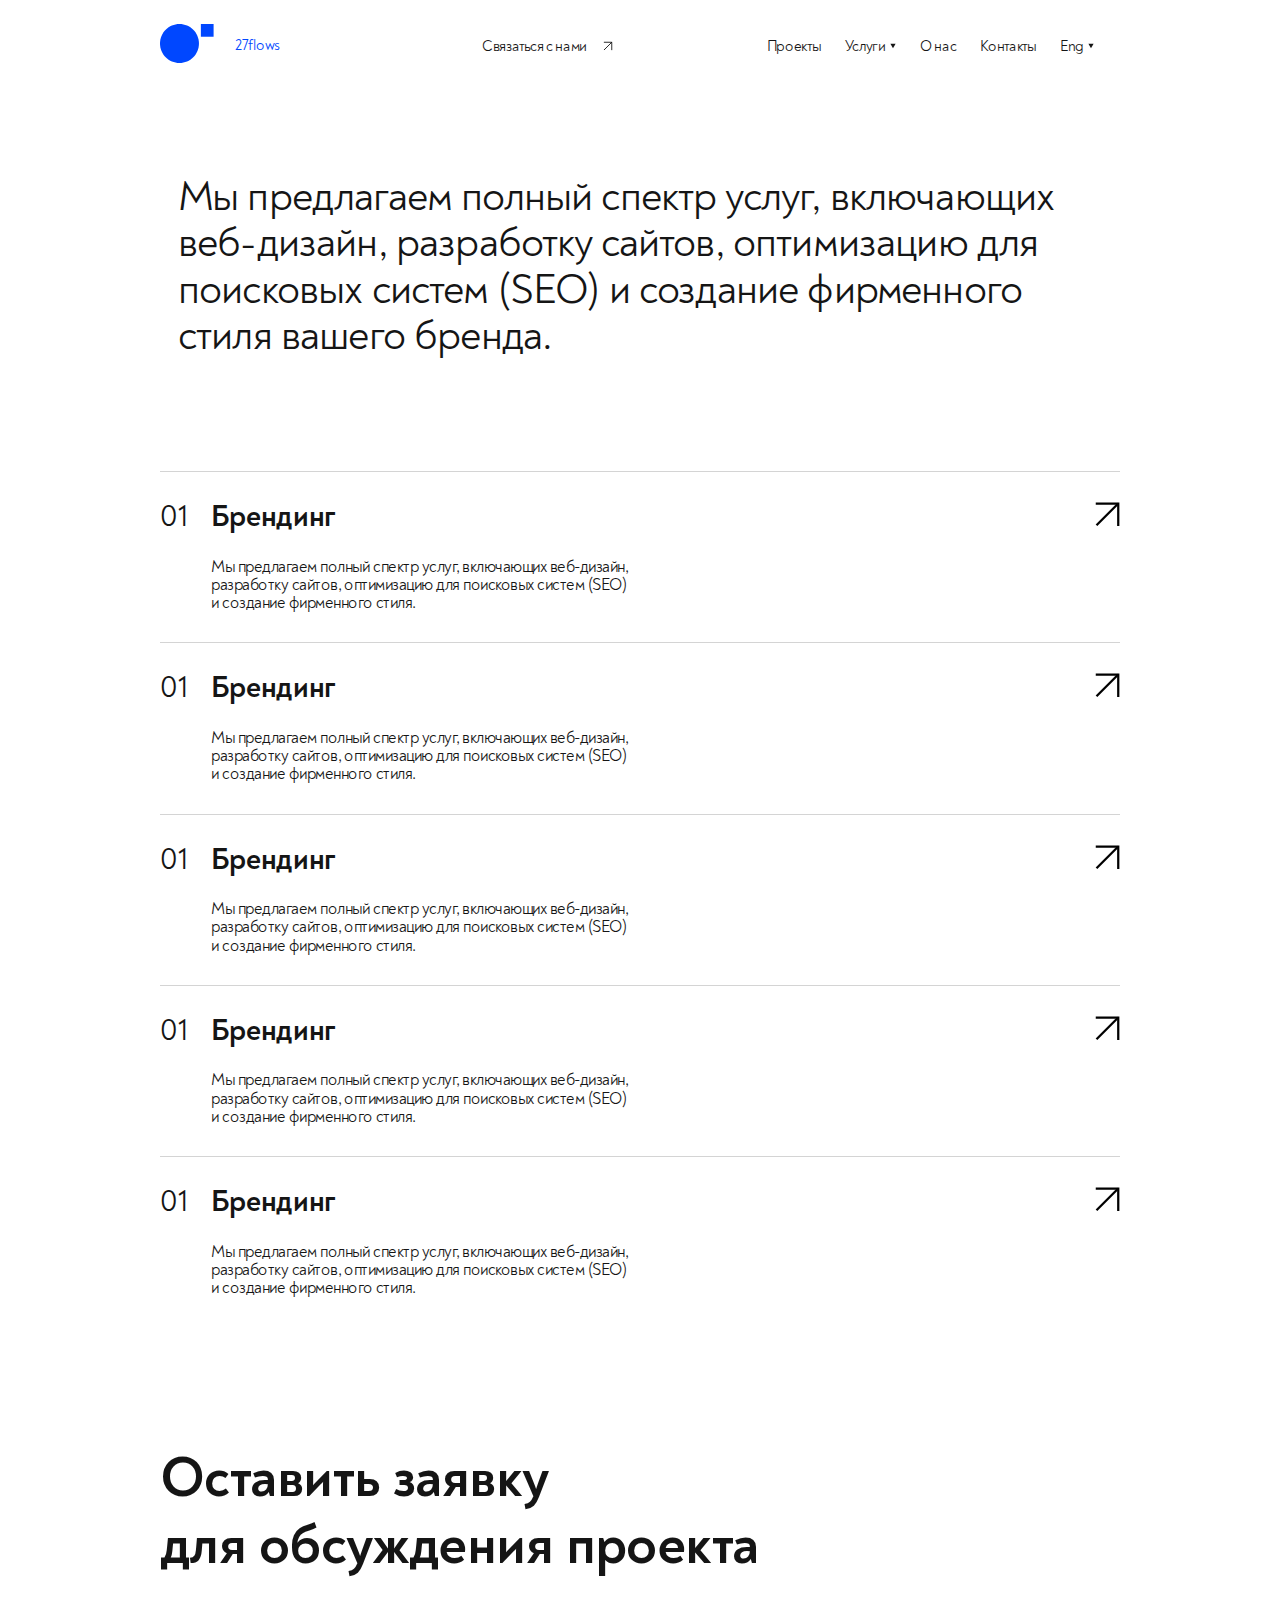
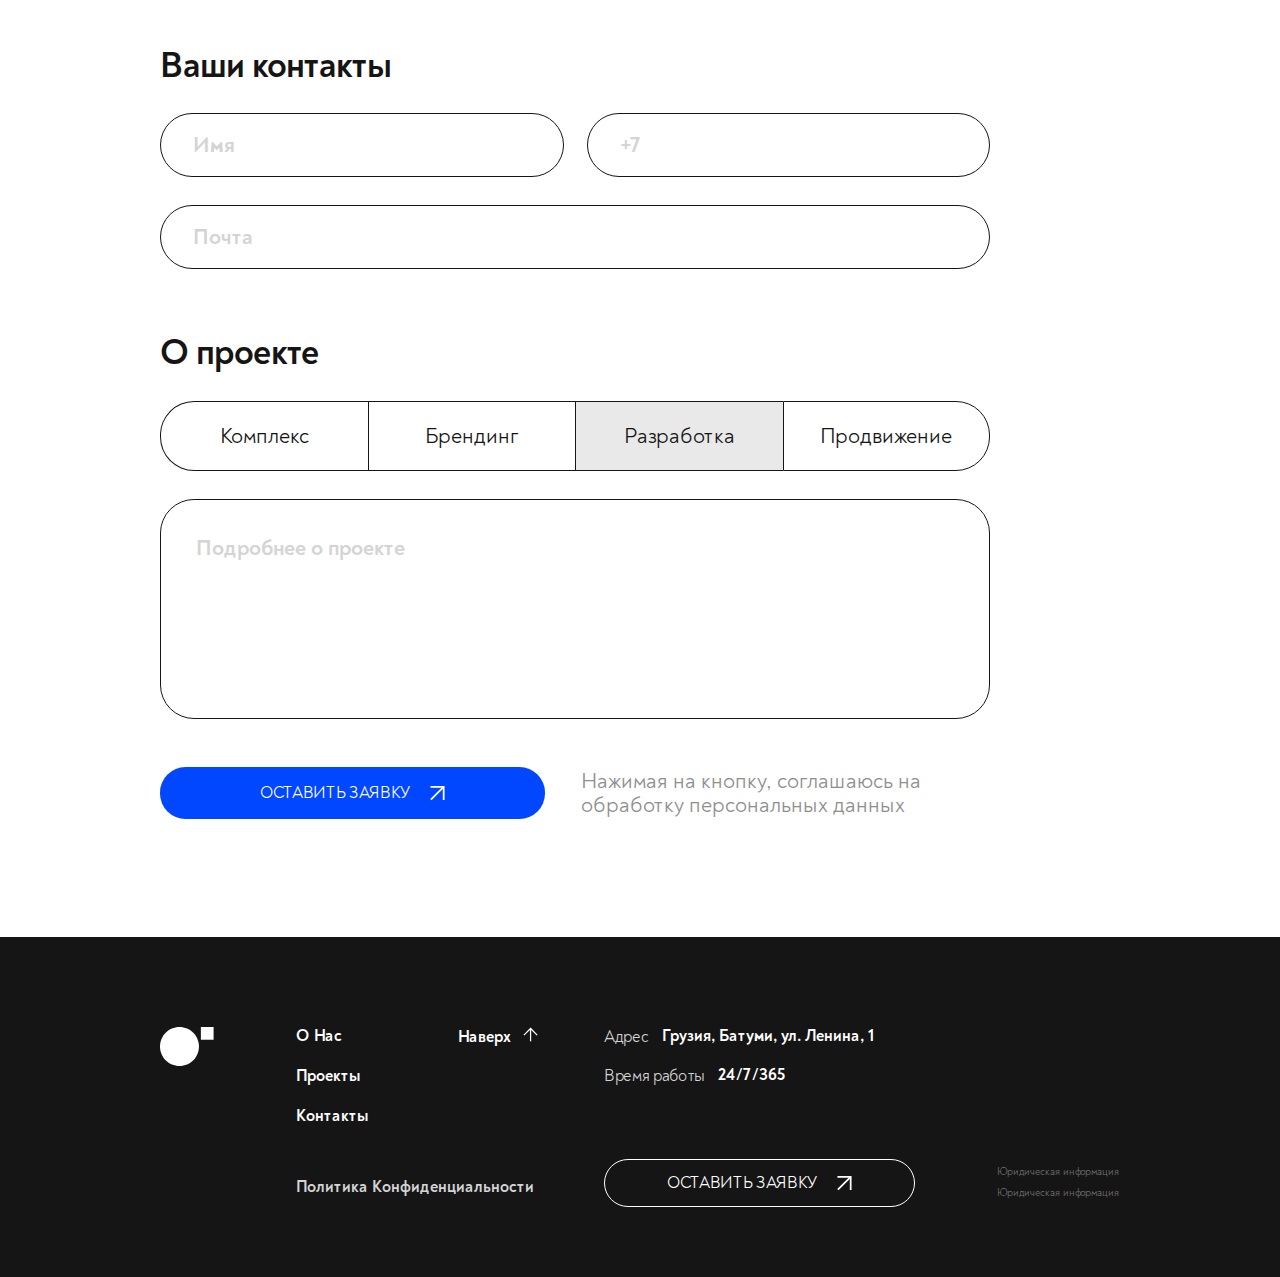
<file: pages/services.html>
<!DOCTYPE html>
<html lang="en">

<head>
    <meta charset="UTF-8">
    <meta name="viewport" content="width=device-width, initial-scale=1.0">
    <title>27flows</title>
    <link rel="stylesheet" href="../styles/index.css" />
</head>

<body>
    <div class="mobile-menu">
        <button type="button" class="mobile-menu__close-btn closeMobileMenu">
            <svg width="24" height="24" viewBox="0 0 24 24" fill="none" xmlns="http://www.w3.org/2000/svg">
                <path d="M18 6L6 18" stroke="white" stroke-linecap="round" stroke-linejoin="round" />
                <path d="M6 6L18 18" stroke="white" stroke-linecap="round" stroke-linejoin="round" />
            </svg>
        </button>
        <nav class="mobile-menu__nav">
            <ul class="mobile-menu__nav-list">
                <li class="mobile-menu__nav-list-item">
                    <a href="#" class="mobile-menu__nav-list-item-link"> Проекты </a>
                </li>
                <li class="mobile-menu__nav-list-item">
                    <a href="#" class="mobile-menu__nav-list-item-link">Услуги </a>
                </li>
                <li class="mobile-menu__nav-list-item">
                    <a href="#" class="mobile-menu__nav-list-item-link"> О нас </a>
                </li>
                <li class="mobile-menu__nav-list-item">
                    <a href="#" class="mobile-menu__nav-list-item-link"> Контакты </a>
                </li>
                <li class="mobile-menu__nav-list-item submenuToggle">
                    <div class="mobile-menu__nav-list-item-top">
                        Eng
                        <div class="mobile-menu__nav-list-item-chevron">
                            <svg width="12" height="9" viewBox="0 0 12 9" fill="none"
                                xmlns="http://www.w3.org/2000/svg">
                                <path d="M6 9L0.803847 -2.51245e-08L11.1962 8.834e-07L6 9Z" fill="white" />
                            </svg>
                        </div>
                    </div>
                    <div class="mobile-menu__nav-list-item-submenu submenu">
                        <a href="#" class="mobile-menu__nav-list-item-submenu-link">
                            En
                        </a>
                        <a href="#" class="mobile-menu__nav-list-item-submenu-link">
                            Gr
                        </a>
                    </div>
                </li>
            </ul>
        </nav>
        <a href="#" class="btn btn--white btn--icon mobile-menu__btn">
            <span class="btn__label"> Оставить заявку </span>
            <div class="btn__icon">
                <svg width="14" height="14" viewBox="0 0 14 14" fill="none" xmlns="http://www.w3.org/2000/svg">
                    <path d="M1 1H13V13" stroke="white" stroke-width="1.2" />
                    <path d="M13.0004 1L1.40039 12.6" stroke="white" stroke-width="1.2" />
                </svg>
            </div>
        </a>
    </div>
    <header id="header" class="header">
        <div class="wrapper header__wrapper">
            <a href="#" class="header__logo-link">
                <div class="logo header__logo">
                    <svg width="72" height="56" viewBox="0 0 72 56" fill="none" xmlns="http://www.w3.org/2000/svg">
                        <path
                            d="M51.9297 25.9779C51.9297 11.6307 40.3048 0 25.9649 0C11.6249 0 0 11.6307 0 25.9779C0 40.325 11.6249 51.9557 25.9649 51.9557C40.3048 51.9557 51.9297 40.325 51.9297 25.9779Z"
                            fill="#0047FF" />
                        <path d="M71.4653 0H54.4883V16.9855H71.4653V0Z" fill="#0047FF" />
                    </svg>
                </div>
                <h1 class="header__company-name">27flows</h1>
            </a>
            <a href="#" id="togglePopup" class="main-link header__main-link">
                Связаться с нами
                <div class="main-link__icon">
                    <svg width="24" height="24" viewBox="0 0 24 24" fill="none" xmlns="http://www.w3.org/2000/svg">
                        <path d="M7 7H17V17" stroke="#151515" stroke-width="1.2" stroke-linecap="round"
                            stroke-linejoin="round" />
                        <path d="M7 17L17 7" stroke="#151515" stroke-width="1.2" stroke-linecap="round"
                            stroke-linejoin="round" />
                    </svg>
                </div>
            </a>
            <nav class="header__nav">
                <ul class="header__nav-list">
                    <li class="header__nav-list-item">
                        <a href="#projects" class="header__nav-link smoothScrollLink">Проекты</a>
                    </li>
                    <li class="header__nav-list-item header__nav-list-item--submenu submenuToggle">
                        <div class="header__nav-list-item-top">
                            <a href="#offers" class="header__nav-link smoothScrollLink">Услуги</a>
                            <div class="header__nav-list-item-chevron">
                                <svg width="8" height="6" viewBox="0 0 8 6" fill="none"
                                    xmlns="http://www.w3.org/2000/svg">
                                    <path d="M4 6L0.535899 -6.52533e-07L7.4641 -4.68497e-08L4 6Z" fill="#151515" />
                                </svg>
                            </div>
                        </div>
                        <ul class="header__nav-list-item-submenu submenu">
                            <li class="header__nav-list-item-submenu-item">
                                <a href="#" class="header__nav-list-item-submenu-item-link">
                                    Брендинг
                                </a>
                            </li>
                            <li class="header__nav-list-item-submenu-item">
                                <a href="#" class="header__nav-list-item-submenu-item-link">
                                    UX/UI-дизайн
                                </a>
                            </li>
                            <li class="header__nav-list-item-submenu-item">
                                <a href="#" class="header__nav-list-item-submenu-item-link">
                                    Разработка
                                </a>
                            </li>
                            <li class="header__nav-list-item-submenu-item">
                                <a href="#" class="header__nav-list-item-submenu-item-link">
                                    Реклама, SEO
                                </a>
                            </li>
                            <li class="header__nav-list-item-submenu-item">
                                <a href="#" class="header__nav-list-item-submenu-item-link">
                                    СММ
                                </a>
                            </li>
                        </ul>
                    </li>
                    <li class="header__nav-list-item">
                        <a href="#" class="header__nav-link">О нас</a>
                    </li>
                    <li class="header__nav-list-item">
                        <a href="#request" class="header__nav-link smoothScrollLink">Контакты</a>
                    </li>
                    <li class="header__nav-list-item header__nav-list-item--submenu submenuToggle">
                        <div class="header__nav-list-item-top">
                            <span class="header__nav-list-item-top-value"> Eng </span>
                            <div class="header__nav-list-item-chevron">
                                <svg width="8" height="6" viewBox="0 0 8 6" fill="none"
                                    xmlns="http://www.w3.org/2000/svg">
                                    <path d="M4 6L0.535899 -6.52533e-07L7.4641 -4.68497e-08L4 6Z" fill="#151515" />
                                </svg>
                            </div>
                        </div>
                        <ul class="header__nav-list-item-submenu submenu">
                            <li class="header__nav-list-item-submenu-item">
                                <a href="#" class="header__nav-list-item-submenu-item-link">
                                    Ru
                                </a>
                            </li>
                            <li class="header__nav-list-item-submenu-item">
                                <a href="#" class="header__nav-list-item-submenu-item-link">
                                    Gr
                                </a>
                            </li>
                        </ul>
                    </li>
                </ul>
            </nav>
            <div class="header__menu toggleMobileMenu">
                <span class="header__menu-text">Меню</span>
                <button class="header__burger-btn">
                    <svg width="19" height="11" viewBox="0 0 19 11" fill="none" xmlns="http://www.w3.org/2000/svg">
                        <path d="M1 0.75H10" stroke="#151515" stroke-width="0.9" stroke-linecap="round" />
                        <path d="M1 5.25H18.25" stroke="#151515" stroke-width="0.9" stroke-linecap="round" />
                        <path d="M1 9.75H18.25" stroke="#151515" stroke-width="0.9" stroke-linecap="round" />
                    </svg>
                </button>
            </div>
        </div>
    </header>
    <main class="main">
        <section class="promo-section">
            <div class="wrapper promo-section__wrapper">
                <p class="slogan promo-section__slogan">
                    Мы предлагаем полный спектр услуг, включающих веб-дизайн, разработку
                    сайтов, оптимизацию для поисковых систем (SEO) и создание фирменного
                    стиля вашего бренда.
                </p>
            </div>
        </section>
        <section class="service-section">
            <div class="wrapper service-section__wrapper">
                <ol class="service-section__list">
                    <li class="service-section__list-item">
                        <a class="service-section__list-item-link-wrapper" href="#">
                            <span class="service-section__list-item-count">
                                01
                            </span>
                            <div class="service-section__list-item-body">
                                <h3 class="service-section__list-item-heading">
                                    Брендинг
                                </h3>
                                <p class="service-section__list-item-text">
                                    Мы предлагаем полный спектр услуг, включающих веб-дизайн, разработку сайтов,
                                    оптимизацию
                                    для поисковых систем (SEO)
                                    и создание фирменного стиля.
                                </p>
                            </div>
                            <img src="../assets/img/item1.jpg" alt="Брендинг" class="service-section__list-item-img">
                            <span href="#" class="service-section__list-item-link">
                                <svg width="25" height="25" viewBox="0 0 25 25" fill="none"
                                    xmlns="http://www.w3.org/2000/svg">
                                    <path d="M0.75 1.5H23.25V24" stroke="black" stroke-width="2.25" />
                                    <path d="M23.25 1.5L1.5 23.25" stroke="black" stroke-width="2.25" />
                                </svg>

                            </span>
                        </a>
                    </li>
                    <li class="service-section__list-item">
                        <a class="service-section__list-item-link-wrapper" href="#">

                            <span class="service-section__list-item-count">
                                01
                            </span>
                            <div class="service-section__list-item-body">
                                <h3 class="service-section__list-item-heading">
                                    Брендинг
                                </h3>
                                <p class="service-section__list-item-text">
                                    Мы предлагаем полный спектр услуг, включающих веб-дизайн, разработку сайтов,
                                    оптимизацию
                                    для поисковых систем (SEO)
                                    и создание фирменного стиля.
                                </p>
                            </div>
                            <img src="../assets/img/item1.jpg" alt="Брендинг" class="service-section__list-item-img">
                            <span href="#" class="service-section__list-item-link">
                                <svg width="25" height="25" viewBox="0 0 25 25" fill="none"
                                    xmlns="http://www.w3.org/2000/svg">
                                    <path d="M0.75 1.5H23.25V24" stroke="black" stroke-width="2.25" />
                                    <path d="M23.25 1.5L1.5 23.25" stroke="black" stroke-width="2.25" />
                                </svg>

                            </span>
                        </a>

                    </li>
                    <li class="service-section__list-item">
                        <a class="service-section__list-item-link-wrapper" href="#">

                            <span class="service-section__list-item-count">
                                01
                            </span>
                            <div class="service-section__list-item-body">
                                <h3 class="service-section__list-item-heading">
                                    Брендинг
                                </h3>
                                <p class="service-section__list-item-text">
                                    Мы предлагаем полный спектр услуг, включающих веб-дизайн, разработку сайтов,
                                    оптимизацию
                                    для поисковых систем (SEO)
                                    и создание фирменного стиля.
                                </p>
                            </div>
                            <img src="../assets/img/item1.jpg" alt="Брендинг" class="service-section__list-item-img">
                            <span href="#" class="service-section__list-item-link">
                                <svg width="25" height="25" viewBox="0 0 25 25" fill="none"
                                    xmlns="http://www.w3.org/2000/svg">
                                    <path d="M0.75 1.5H23.25V24" stroke="black" stroke-width="2.25" />
                                    <path d="M23.25 1.5L1.5 23.25" stroke="black" stroke-width="2.25" />
                                </svg>

                            </span>
                        </a>
                    </li>
                    <li class="service-section__list-item">
                        <a class="service-section__list-item-link-wrapper" href="#">
                            <span class="service-section__list-item-count">
                                01
                            </span>
                            <div class="service-section__list-item-body">
                                <h3 class="service-section__list-item-heading">
                                    Брендинг
                                </h3>
                                <p class="service-section__list-item-text">
                                    Мы предлагаем полный спектр услуг, включающих веб-дизайн, разработку сайтов,
                                    оптимизацию
                                    для поисковых систем (SEO)
                                    и создание фирменного стиля.
                                </p>
                            </div>
                            <img src="../assets/img/item1.jpg" alt="Брендинг" class="service-section__list-item-img">
                            <span href="#" class="service-section__list-item-link">
                                <svg width="25" height="25" viewBox="0 0 25 25" fill="none"
                                    xmlns="http://www.w3.org/2000/svg">
                                    <path d="M0.75 1.5H23.25V24" stroke="black" stroke-width="2.25" />
                                    <path d="M23.25 1.5L1.5 23.25" stroke="black" stroke-width="2.25" />
                                </svg>

                            </span>
                        </a>
                    </li>
                    <li class="service-section__list-item">
                        <a class="service-section__list-item-link-wrapper" href="#">
                            <span class="service-section__list-item-count">
                                01
                            </span>
                            <div class="service-section__list-item-body">
                                <h3 class="service-section__list-item-heading">
                                    Брендинг
                                </h3>
                                <p class="service-section__list-item-text">
                                    Мы предлагаем полный спектр услуг, включающих веб-дизайн, разработку сайтов,
                                    оптимизацию
                                    для поисковых систем (SEO)
                                    и создание фирменного стиля.
                                </p>
                            </div>
                            <img src="../assets/img/item1.jpg" alt="Брендинг" class="service-section__list-item-img">
                            <span href="#" class="service-section__list-item-link">
                                <svg width="25" height="25" viewBox="0 0 25 25" fill="none"
                                    xmlns="http://www.w3.org/2000/svg">
                                    <path d="M0.75 1.5H23.25V24" stroke="black" stroke-width="2.25" />
                                    <path d="M23.25 1.5L1.5 23.25" stroke="black" stroke-width="2.25" />
                                </svg>

                            </span>
                        </a>
                    </li>
                </ol>
            </div>
        </section>
        <section class="request-section" id="request">
            <div class="wrapper request-section__wrapper">
                <div class="request-section__content">
                    <div class="request-section__col">
                        <h2 class="subheading request-section__heading">
                            Оставить заявку <br>
                            для обсуждения проекта
                        </h2>
                        <div class="contacts-group request-section__contacts-group">
                            <a href="tel:+79000000000" class="tel-link contacts-group__tel-link">+7 (900) 000-00-00</a>
                            <a href="mailto:hello@27flows.ru" class="mail-link contact-group__mail-link">
                                hello@27flows.ru
                            </a>
                            <a href="#" class="link contacts-group__link">
                                <div class="link__icon">
                                    <svg width="22" height="17" viewBox="0 0 22 17" fill="none"
                                        xmlns="http://www.w3.org/2000/svg">
                                        <path
                                            d="M1.38761 5.55335L14.3275 1.74866C15.6076 1.34573 19.9388 0.0793023 19.9388 0.0793023C19.9388 0.0793023 21.9339 -0.464906 21.5996 1.29792C21.4745 2.025 20.7966 4.54669 20.0979 7.27724L17.9591 15.3597C17.9591 15.3597 17.7345 16.5524 16.8042 16.6727C15.8739 16.7929 14.4716 15.7052 14.2251 15.4698C14.0268 15.292 10.4635 12.5669 9.18681 11.2802C8.84345 10.9299 8.47752 10.2601 9.40396 9.61144C11.4963 8.07322 14.0035 6.153 15.5254 4.92874C16.228 4.36366 17.0124 2.96159 14.1671 4.47916L6.14768 8.7122C6.14768 8.7122 5.24154 9.15169 3.68484 8.5242C2.12814 7.8967 0.319515 7.08605 0.319515 7.08605C0.319515 7.08605 -0.886067 6.17599 1.38637 5.55338L1.38761 5.55335Z"
                                            fill="#0047FF" />
                                    </svg>
                                </div>
                                Канал студии
                            </a>
                            <a href="#" class="link contacts-group__link">
                                Скачать бриф
                            </a>
                        </div>
                        <div class="info-group request-section__info-group">
                            <div class="info-group__col">
                                <h4 class="info-group__col-heading">
                                    Вакансии
                                </h4>
                                <a href="mailto:hr@27flows.ru" class="info-group__col-link">hr@27flows.ru</a>
                            </div>
                            <div class="info-group__col">
                                <h4 class="info-group__col-heading">
                                    Сотрудничество
                                </h4>
                                <a href="mailto:hr@27flows.ru" class="info-group__col-link">k@27flows.ru</a>
                            </div>
                        </div>
                    </div>
                    <form class="form request-section__form">
                        <div class="form__group">
                            <h5 class="form__heading">
                                Ваши контакты
                            </h5>
                            <div class="form__row form__row--split">
                                <div class="form__input-wrapper">
                                    <input name="name" type="text" placeholder="Имя" class="form__input">
                                    <span class="form__error">
                                        Введите корректные данные
                                    </span>
                                </div>
                                <div class="form__input-wrapper">
                                    <input type="tel" placeholder="+7" class="form__input">
                                    <span class="form__error">
                                        Введите корректные данные
                                    </span>
                                </div>
                            </div>
                            <div class="form__input-wrapper">
                                <input type="email" placeholder="Почта" class="form__input">
                                <span class="form__error">
                                    Введите корректные данные
                                </span>
                            </div>
                        </div>
                        <div class="form__group form__group--last">
                            <h5 class="form__heading">
                                О проекте
                            </h5>
                            <div class="form__row form__row--even">
                                <label class="form__radio-label">
                                    <input style="display: none;" name="type" value="kompleks" type="radio"
                                        class="form__radio-input">
                                    <div class="form__radio">
                                        Комплекс
                                    </div>
                                </label>
                                <label class="form__radio-label">
                                    <input style="display: none;" name="type" value="kompleks" type="radio"
                                        class="form__radio-input">
                                    <div class="form__radio">
                                        Брендинг
                                    </div>
                                </label>
                                <label class="form__radio-label">
                                    <input checked style="display: none;" name="type" value="kompleks" type="radio"
                                        class="form__radio-input">
                                    <div class="form__radio">
                                        Разработка
                                    </div>
                                </label>
                                <label class="form__radio-label">
                                    <input style="display: none;" name="type" value="kompleks" type="radio"
                                        class="form__radio-input">
                                    <div class="form__radio">
                                        Продвижение
                                    </div>
                                </label>
                            </div>
                            <textarea name="about" placeholder="Подробнее о проекте" class="form__textarea"></textarea>

                        </div>
                        <div class="form__footer">
                            <button type="submit" class="btn btn--icon form__btn">
                                <span class="btn__label">
                                    Оставить заявку
                                </span>
                                <div class="btn__icon">
                                    <svg width="17" height="17" viewBox="0 0 17 17" fill="none"
                                        xmlns="http://www.w3.org/2000/svg">
                                        <path d="M0.5 1H15.5V16" stroke="white" stroke-width="2" />
                                        <path d="M15.5 1L1 15.5" stroke="white" stroke-width="2" />
                                    </svg>
                                </div>
                            </button>
                            <p class="form__subtext">
                                Нажимая на кнопку, соглашаюсь на обработку персональных данных
                            </p>
                        </div>
                    </form>
                </div>
            </div>
        </section>
    </main>
    <footer class="footer" id="footer">
        <div class="wrapper footer__wrapper">
            <div class="footer__col footer__col--logo">
                <a href="#" class="footer__logo-link">
                    <div class="logo logo--white">
                        <svg width="72" height="56" viewBox="0 0 72 56" fill="none" xmlns="http://www.w3.org/2000/svg">
                            <path
                                d="M51.9297 25.9779C51.9297 11.6307 40.3048 0 25.9649 0C11.6249 0 0 11.6307 0 25.9779C0 40.325 11.6249 51.9557 25.9649 51.9557C40.3048 51.9557 51.9297 40.325 51.9297 25.9779Z"
                                fill="white" />
                            <path d="M71.4633 0H54.4863V16.9855H71.4633V0Z" fill="white" />
                        </svg>
                    </div>
                </a>
            </div>
            <div class="footer__col footer__col--split">
                <nav class="footer__nav">
                    <a href="#" class="footer__nav-link">
                        О нас
                    </a>
                    <a href="#projects" class="footer__nav-link smoothScrollLink">
                        Проекты
                    </a>
                    <a href="#contacts" class="footer__nav-link">
                        Контакты
                    </a>
                </nav>
                <div href="#header" class="footer__link smoothScrollLink">
                    наверх
                    <div class="footer__link-icon">
                        <svg width="23" height="24" viewBox="0 0 23 24" fill="none" xmlns="http://www.w3.org/2000/svg">
                            <path d="M1 13L11.6066 2.3934L22.2132 13" stroke="white" stroke-width="2" />
                            <path d="M11.6066 2.39344L11.6066 22.8995" stroke="white" stroke-width="2" />
                        </svg>
                    </div>
                    </a>
                </div>
                <a href="#" class="footer__copyrights-link">
                    политика конфиденциальности
                </a>
            </div>
            <div class="footer__col">
                <div class="footer__row">
                    <h6 class="footer__row-heading">
                        Адрес
                    </h6>
                    <p class="footer__row-text">
                        Грузия, Батуми, ул. Ленина, 1
                    </p>
                </div>
                <div class="footer__row">
                    <h6 class="footer__row-heading">
                        Время работы
                    </h6>
                    <p class="footer__row-text">
                        24/7/365
                    </p>
                </div>
                <a href="#" id="togglePopup" class="btn btn--icon btn--white footer__btn">
                    <span class="btn__label">
                        Оставить заявку
                    </span>
                    <div class="btn__icon">
                        <svg width="17" height="17" viewBox="0 0 17 17" fill="none" xmlns="http://www.w3.org/2000/svg">
                            <path d="M0.5 1H15.5V16" stroke="white" stroke-width="2" />
                            <path d="M15.5 1L1 15.5" stroke="white" stroke-width="2" />
                        </svg>
                    </div>
                </a>
            </div>
            <div class="footer__col">
                <div class="footer__copy-group">
                    <a href="#" class="footer__copy-link">Юридическая информация</a>
                    <a href="#" class="footer__copy-link">Юридическая информация</a>
                </div>
            </div>
        </div>
        <div class="footer__mobile-top">
            <div class="wrapper footer__mobile-wrapper footer__mobile-top-wrapper">

                <ul class="footer__mobile-group">
                    <li class="footer__mobile-group-item">
                        <h6 class="footer__mobile-group-item-heading">
                            Вакансии
                        </h6>
                        <a href="mailto:hr@27flows.ru" class="footer__mobile-link">
                            hr@27flows.ru
                        </a>
                    </li>
                    <li class="footer__mobile-group-item">
                        <h6 class="footer__mobile-group-item-heading">
                            Сотрудничество
                        </h6>
                        <a href="mailto:k@27flows.ru" class="footer__mobile-link">
                            k@27flows.ru
                        </a>
                    </li>
                    <li class="footer__mobile-group-item">
                        <h6 class="footer__mobile-group-item-heading">
                            Время работы
                        </h6>
                        <p class="footer__mobile-link">
                            24/7/365
                        </p>
                    </li>
                    <li class="footer__mobile-group-item">
                        <h6 class="footer__mobile-group-item-heading">
                            Адрес
                        </h6>
                        <p class="footer__mobile-link">
                            Грузия, Батуми, ул. Ленина, 1
                        </p>
                    </li>
                </ul>
                <div class="footer__mobile-col">
                    <div class="footer__mobile-col-item">
                        <a href="tel:+79000000000" class="tel-link tel-link--white footer__mobile-tel-link">
                            +7 (900) 000-00-00
                        </a>
                        <a href="mailto:hello@27flows.ru" class="mail-link mail-link--white footer__mobile-mail-link">
                            hello@27flows.ru
                        </a>
                    </div>
                    <div class="footer__mobile-col-item">
                        <a href="#" class="footer__mobile-link footer__mobile-link--bold footer__mobile-link--icon">
                            <div class="footer__mobile-link-icon">
                                <svg width="22" height="17" viewBox="0 0 22 17" fill="none"
                                    xmlns="http://www.w3.org/2000/svg">
                                    <path
                                        d="M1.38761 5.55335L14.3275 1.74866C15.6076 1.34573 19.9388 0.0793023 19.9388 0.0793023C19.9388 0.0793023 21.9339 -0.464906 21.5996 1.29792C21.4745 2.025 20.7966 4.54669 20.0979 7.27724L17.9591 15.3597C17.9591 15.3597 17.7345 16.5524 16.8042 16.6727C15.8739 16.7929 14.4716 15.7052 14.2251 15.4698C14.0268 15.292 10.4635 12.5669 9.18681 11.2802C8.84345 10.9299 8.47752 10.2601 9.40396 9.61144C11.4963 8.07322 14.0035 6.153 15.5254 4.92874C16.228 4.36366 17.0124 2.96159 14.1671 4.47916L6.14768 8.7122C6.14768 8.7122 5.24154 9.15169 3.68484 8.5242C2.12814 7.8967 0.319515 7.08605 0.319515 7.08605C0.319515 7.08605 -0.886067 6.17599 1.38637 5.55338L1.38761 5.55335Z"
                                        fill="white" />
                                </svg>
                            </div>
                            Канал студии
                        </a>
                        <a href="#" class="footer__mobile-link footer__mobile-link--bold">
                            Скачать бриф
                        </a>
                    </div>

                </div>
            </div>
        </div>
        <div class="footer__mobile-middle">
            <div class="wrapper footer__mobile-wrapper footer__mobile-middle-wrapper">
                <nav class="footer__mobile-nav">
                    <a href="#" class="footer__mobile-nav-link">О нас</a>
                    <a href="#" class="footer__mobile-nav-link">Проекты</a>
                    <a href="#" class="footer__mobile-nav-link">Контакты</a>
                    <a href="#" class="footer__mobile-nav-link">Политика конфиденциальности</a>
                </nav>
                <div href="#header" class="footer__link footer__mobile-up-link smoothScrollLink">
                    наверх
                    <div class="footer__link-icon">
                        <svg width="23" height="24" viewBox="0 0 23 24" fill="none" xmlns="http://www.w3.org/2000/svg">
                            <path d="M1 13L11.6066 2.3934L22.2132 13" stroke="white" stroke-width="2"></path>
                            <path d="M11.6066 2.39344L11.6066 22.8995" stroke="white" stroke-width="2"></path>
                        </svg>
                    </div>

                </div>
            </div>
        </div>
        <div class="footer__mobile-bottom">
            <div class="wrapper footer__mobile-wrapper footer__mobile-bottom-wrapper">
                <a href="#" class="btn btn--white btn--icon footer__mobile-btn">
                    <span class="btn__label">
                        Оставить заявку
                    </span>
                    <div class="btn__icon">
                        <svg width="17" height="17" viewBox="0 0 17 17" fill="none" xmlns="http://www.w3.org/2000/svg">
                            <path d="M0.5 1H15.5V16" stroke="white" stroke-width="2" />
                            <path d="M15.5 1L1 15.5" stroke="white" stroke-width="2" />
                        </svg>
                    </div>
                </a>
                <div class="footer__mobile-copyrights">
                    <a href="#" class="footer__mobile-copyrights-link">
                        Юридическая информация
                    </a>
                    <a href="#" class="footer__mobile-copyrights-link">
                        Юридическая информация
                    </a>
                </div>
            </div>
        </div>
    </footer>
    <div class="overlay">
        <button id="closeOverlay" type="button" class="overlay__close-btn">
            <svg width="40" height="40" viewBox="0 0 40 40" fill="none" xmlns="http://www.w3.org/2000/svg">
                <path d="M30 10L10 30" stroke="white" stroke-width="2" stroke-linecap="round" stroke-linejoin="round" />
                <path d="M10 10L30 30" stroke="white" stroke-width="2" stroke-linecap="round" stroke-linejoin="round" />
            </svg>
        </button>
        <div class="popup overlay__popup">
            <h2 class="popup__heading">
                Оставить <span>заявку</span> <br>
                для обсуждения проекта
            </h2>
            <form class="form popup__form">
                <div class="form__input-wrapper">
                    <input type="text" name="name" placeholder="Имя" class="form__input">
                    <span class="form__error">
                        Введите корректные данные
                    </span>
                </div>
                <div class="form__input-wrapper">
                    <input type="tel" name="tel" placeholder="+7" class="form__input">
                    <span class="form__error">
                        Введите корректные данные
                    </span>
                </div>
                <div class="form__input-wrapper">
                    <input type="email" name="email" placeholder="Почта" class="form__input">
                    <span class="form__error">
                        Введите корректные данные
                    </span>
                </div>
                <button type="submit" class="btn btn--icon form__btn">
                    <span class="btn__label">
                        Оставить заявку
                    </span>
                    <div class="btn__icon">
                        <svg width="17" height="17" viewBox="0 0 17 17" fill="none" xmlns="http://www.w3.org/2000/svg">
                            <path d="M1 1H16V16" stroke="white" stroke-width="2" />
                            <path d="M16 1L1.5 15.5" stroke="white" stroke-width="2" />
                        </svg>
                    </div>
                </button>
                <p class="form__subtext">
                    Нажимая на кнопку, соглашаюсь на обработку персональных данных
                </p>
            </form>
        </div>
    </div>
    <script src="../scripts/iMask.js"></script>
    <script src="../scripts/submenu.js"></script>
    <script src="../scripts/tabs.js"></script>
    <script src="../scripts/player.js"></script>
    <script src="../scripts/popup.js"></script>
    <script src="../scripts/smoothScroll.js"></script>
    <script src="../scripts/validateForm.js"></script>
    <script src="../scripts/mobileMenu.js"></script>
</body>

</html>
</file>
<file: styles/index.css>
@charset "UTF-8";
/* http://meyerweb.com/eric/tools/css/reset/ 
   v2.0 | 20110126
   License: none (public domain)
*/
@import url("../assets/fonts/Noah/stylesheet.css");
html,
body,
div,
span,
applet,
object,
iframe,
h1,
h2,
h3,
h4,
h5,
h6,
p,
blockquote,
pre,
a,
abbr,
acronym,
address,
big,
cite,
code,
del,
dfn,
em,
img,
ins,
kbd,
q,
s,
samp,
small,
strike,
strong,
sub,
sup,
tt,
var,
b,
u,
i,
center,
dl,
dt,
dd,
ol,
ul,
li,
fieldset,
form,
label,
legend,
table,
caption,
tbody,
tfoot,
thead,
tr,
th,
td,
article,
aside,
canvas,
details,
embed,
figure,
figcaption,
footer,
header,
hgroup,
menu,
nav,
output,
ruby,
section,
summary,
time,
mark,
audio,
video {
  margin: 0;
  padding: 0;
  border: 0;
  font-size: 100%;
  font: inherit;
  vertical-align: baseline;
}

/* HTML5 display-role reset for older browsers */
article,
aside,
details,
figcaption,
figure,
footer,
header,
hgroup,
menu,
nav,
section {
  display: block;
}

body {
  line-height: 1;
}

ol,
ul {
  list-style: none;
}

blockquote,
q {
  quotes: none;
}

blockquote:before,
blockquote:after,
q:before,
q:after {
  content: "";
  content: none;
}

table {
  border-collapse: collapse;
  border-spacing: 0;
}

a {
  text-decoration: none;
  color: inherit;
}

button {
  border: none;
  background: none;
  padding: 0;
}

* {
  box-sizing: border-box;
}

body {
  font-family: "Noah", sans-serif;
  min-width: 320px;
}
body.no-scroll {
  overflow: hidden;
}

section {
  margin-bottom: 118px;
}
@media (max-width: 920px) {
  section {
    margin-bottom: 100px;
  }
}
@media (max-width: 675px) {
  section {
    margin-bottom: 72px;
  }
}

.wrapper {
  width: 100%;
  height: 100%;
  max-width: 1294px;
  margin: 0 auto;
  display: flex;
  flex-direction: column;
  align-items: flex-start;
  justify-content: start;
  padding: 0px 15px;
}
@media (max-width: 1280px) {
  .wrapper {
    max-width: 1024px;
    padding: 0px 32px;
  }
}
@media (max-width: 920px) {
  .wrapper {
    max-width: 816px;
    padding: 0px 24px;
  }
}
@media (max-width: 675px) {
  .wrapper {
    max-width: 569px;
    padding: 0px 21px;
  }
}

.logo {
  width: 54px;
  height: 42px;
}
.logo svg {
  width: 54px;
  height: 42px;
}
@media (max-width: 1280p) {
  .logo {
    width: 72px;
    height: 56px;
  }
  .logo svg {
    width: 72px;
    height: 56px;
  }
}

.main-link {
  position: relative;
  display: flex;
  align-items: center;
  gap: 12px;
  color: #151515;
  leading-trim: both;
  text-edge: cap;
  font-family: "Noah", sans-serif;
  font-size: 15px;
  font-style: normal;
  font-weight: 400;
  line-height: 100%; /* 15px */
  letter-spacing: -0.3px;
  transition: 0.23s cubic-bezier(0.62, 0.21, 0.905, 0.36);
  overflow: hidden;
  padding: 4px;
  text-decoration: underline;
  text-decoration-color: transparent;
  text-underline-position: under;
}
.main-link:hover {
  text-decoration-color: #151515;
}
.main-link:hover .main-link__icon {
  transform: rotate(45deg);
}
.main-link:active {
  transform: scale(0.95);
}
.main-link__icon {
  width: 18px;
  height: 18px;
  transform: rotate(0deg);
  transition: 0.23s;
}
.main-link__icon svg {
  width: 18px;
  height: 18px;
}
.main-link__icon path {
  transition: 0.23s;
}
.main-link--blue {
  color: #0047ff;
}
.main-link--blue path {
  stroke: #0047ff;
}
.main-link--blue:hover {
  text-decoration-color: #0047ff;
}
@media (max-width: 1024px) {
  .main-link__icon {
    width: 24px;
    height: 24px;
  }
  .main-link__icon svg {
    width: 24px;
    height: 24px;
  }
}
@media (max-width: 675px) {
  .main-link {
    font-size: 14px;
    letter-spacing: -0.28px;
    gap: 12px;
  }
  .main-link__icon {
    width: 18px;
    height: 18px;
  }
  .main-link__icon svg {
    display: flex;
    align-items: center;
    justify-content: center;
    width: 18px;
    height: 18px;
  }
}

.header {
  width: 100%;
  padding-top: 24.25px;
}
.header__wrapper {
  flex-direction: row;
  align-items: flex-end;
}
.header__logo-link {
  margin-right: 194px;
  display: flex;
  align-items: center;
  gap: 17px;
}
.header__company-name {
  position: relative;
  color: #0047ff;
  leading-trim: both;
  text-edge: cap;
  font-family: "Noah", sans-serif;
  font-size: 15px;
  font-style: normal;
  font-weight: 400;
  line-height: 100%; /* 15px */
  letter-spacing: -0.3px;
  transition: 0.23s cubic-bezier(0.62, 0.21, 0.905, 0.36);
  overflow: hidden;
  padding: 4px;
  text-decoration: underline;
  text-underline-position: under;
  text-decoration-color: transparent;
}
.header__company-name:hover {
  text-decoration-color: #0047ff;
}
.header__company-name:hover .main-link__icon {
  transform: scale(1.3);
}
.header__company-name:hover .main-link__icon path {
  stroke: #fff;
}
.header__company-name:active {
  transform: scale(0.95);
}
.header__company-name:hover::after {
  transform: scale(100%);
}
.header__main-link {
  margin-right: auto;
  margin-bottom: 7px;
}
.header__nav {
  margin-right: 26px;
  margin-bottom: 12px;
}
.header__nav-list {
  display: flex;
  align-items: center;
  gap: 24px;
}
.header__nav-list-item {
  position: relative;
}
.header__nav-link {
  color: #151515;
  leading-trim: both;
  text-edge: cap;
  font-family: "Noah", sans-serif;
  font-size: 15px;
  font-style: normal;
  font-weight: 400;
  line-height: 100%; /* 15px */
  letter-spacing: -0.3px;
}
.header__nav-list-item-chevron {
  width: 6px;
  height: 6px;
  display: flex;
  align-items: center;
  justify-content: center;
  transition: 0.23s;
}
.header__nav-list-item-chevron svg {
  width: 6px;
  height: 6px;
}
.header__nav-list-item--submenu {
  position: relative;
  z-index: 3;
}
.header__nav-list-item--submenu.active .header__nav-list-item-chevron {
  transform: rotate(180deg);
}
.header__nav-list-item-top {
  display: flex;
  align-items: center;
  gap: 4px;
}
.header__nav-list-item-submenu {
  top: 100%;
  right: 0;
  max-height: 0px;
  position: absolute;
  display: flex;
  flex-direction: column;
  align-items: flex-end;
  justify-content: start;
  border-radius: 12px;
  overflow: hidden;
  transition: 0.23s linear;
  border: 1px solid transparent;
  background-color: #fff;
}
.header__nav-list-item-submenu.active {
  border: 1px solid #e9e9e9;
}
.header__nav-list-item-submenu-item {
  width: 100%;
}
.header__nav-list-item-submenu-item-link {
  width: 100%;
  padding: 12px 16px;
  display: block;
  color: #151515;
  text-align: right;
  leading-trim: both;
  text-edge: cap;
  font-family: "Noah", sans-serif;
  font-size: 15px;
  font-style: normal;
  font-weight: 400;
  line-height: 100%; /* 15px */
  letter-spacing: -0.3px;
  transition: 0.23s cubic-bezier(0.075, 0.82, 0.165, 1);
}
.header__nav-list-item-submenu-item-link:hover {
  background-color: #0047ff;
  color: #fff;
}
.header__nav-list-item-top-value {
  color: #151515;
  text-align: right;
  leading-trim: both;
  text-edge: cap;
  font-family: "Noah", sans-serif;
  font-size: 15px;
  font-style: normal;
  font-weight: 400;
  line-height: 100%; /* 15px */
  letter-spacing: -0.3px;
}
.header__menu {
  display: none;
  position: relative;
  margin-bottom: 9px;
  cursor: pointer;
  transition: 0.23s cubic-bezier(0.62, 0.21, 0.905, 0.36);
  overflow: hidden;
  align-items: center;
  gap: 10px;
  padding: 4px;
  color: #151515;
  leading-trim: both;
  text-edge: cap;
  font-family: "Noah", sans-serif;
  font-size: 15px;
  font-style: normal;
  font-weight: 400;
  line-height: 100%; /* 15px */
  letter-spacing: -0.3px;
}
.header__menu::after {
  content: "";
  position: absolute;
  left: -40px;
  top: -40px;
  margin: 0 auto;
  width: 170px;
  height: 170px;
  background-color: #0047ff;
  border-radius: 50%;
  aspect-ratio: 1/1;
  z-index: -1;
  transform: scale(0);
  transition: 0.23s cubic-bezier(0.62, 0.21, 0.905, 0.36);
}
.header__menu:hover {
  color: #fff;
}
.header__menu:hover .header__burger-btn path {
  stroke: #fff;
}
.header__menu:active {
  transform: scale(0.95);
}
.header__menu:hover::after {
  transform: scale(100%);
}
.header__burger-btn {
  cursor: pointer;
}
.header__burger-btn path {
  transition: 0.23s;
}
@media (max-width: 1024px) {
  .header {
    padding-top: 33px;
  }
  .header__logo-link {
    gap: 16px;
    margin-right: auto;
  }
  .header__main-link {
    margin-right: 64px;
  }
  .header__nav {
    display: none;
  }
  .header__menu {
    display: flex;
    gap: 12px;
  }
}
@media (max-width: 920px) {
  .header__company-name {
    display: none;
  }
  .header__main-link {
    margin-right: 40px;
  }
}
@media (max-width: 675px) {
  .header {
    padding-top: 23px;
  }
  .header__main-link, .header__menu {
    margin-bottom: 10px;
  }
}
@media (max-width: 475px) {
  .header__main-link {
    margin-right: 24px;
  }
  .header__menu-text {
    display: none;
  }
}

.tab-list {
  width: 100%;
  display: flex;
  align-items: center;
  gap: 13px;
  flex-wrap: wrap;
}
.tab-list__item {
  position: relative;
}
.tab-list__item--active {
  margin-bottom: 2px;
}
.tab-list__item--active .tab-list__item-btn {
  color: #151515;
  leading-trim: both;
  text-edge: cap;
  font-family: "Noah", sans-serif;
  font-weight: 700;
  line-height: 100%;
}
.tab-list__item--active .tab-list__item-btn::after {
  max-width: 100%;
  background-color: #151515;
}
.tab-list__item--active .tab-list__item-btn:hover::after {
  background-color: #151515;
  width: 120%;
  max-width: 120%;
}
.tab-list__item-btn {
  color: #8e8e8e;
  padding: 0;
  leading-trim: both;
  text-edge: cap;
  font-family: "Noah", sans-serif;
  font-size: 15px;
  font-style: normal;
  font-weight: 400;
  line-height: 100%;
  cursor: pointer;
  transition: 0.23s;
}
.tab-list__item-btn::after {
  content: "";
  position: absolute;
  width: 100%;
  max-width: 0%;
  bottom: -6px;
  left: 0;
  height: 3px;
  transition: 0.23s;
  background-color: transparent;
}
.tab-list__item-btn:hover::after {
  max-width: 100%;
  background-color: rgba(142, 142, 142, 0.5);
}
.tab-list__item-btn:active {
  transform: scale(0.95);
}
.tab-list--col {
  flex-direction: column;
  align-items: flex-start;
  justify-content: start;
}
.btn {
  position: relative;
  display: inline-block;
  width: -moz-fit-content;
  width: fit-content;
  padding: 15px 62px;
  border-radius: 25.5px;
  background: #0047ff;
  outline: 1px solid transparent;
  transition: 0.23s cubic-bezier(0.215, 0.61, 0.355, 1);
  overflow: hidden;
  white-space: nowrap;
  flex-shrink: 0;
}
.btn::after {
  content: "";
  position: absolute;
  width: 200px;
  height: 200px;
  left: 0;
  right: 0;
  margin: 0 auto;
  transform: scale(0);
  background-color: #fff;
  border-radius: 50%;
  transition: 0.83s;
  z-index: 2;
}
.btn:hover::after {
  transform: scale(5);
}
.btn:hover {
  outline: 1px solid #151515;
}
.btn:hover .btn__label {
  color: #151515;
}
.btn:hover .btn__icon {
  transform: rotate(45deg);
}
.btn:hover .btn__icon path {
  stroke: #151515;
}
.btn:active {
  transform: scale(0.95);
}
.btn__label {
  position: relative;
  z-index: 4;
  color: #fff;
  leading-trim: both;
  text-edge: cap;
  font-family: "Noah", sans-serif;
  font-size: 16.5px;
  font-style: normal;
  font-weight: 400;
  line-height: 100%; /* 16.5px */
  letter-spacing: -0.33px;
  text-transform: uppercase;
  transition: 0.83s;
  text-transform: uppercase;
}
.btn__icon {
  width: 15px;
  height: 15px;
  position: relative;
  z-index: 4;
  transition: 0.23s;
}
.btn__icon svg {
  width: 15px;
  height: 15px;
}
.btn__icon svg path {
  transition: 0.23s;
}
.btn--icon {
  display: flex;
  align-items: center;
  justify-content: center;
  gap: 20px;
  position: relative;
  z-index: 4;
}
.btn--white {
  border-radius: 34px;
  border: 1px solid #fff;
  color: #fff;
  leading-trim: both;
  text-edge: cap;
  text-transform: uppercase;
  background-color: transparent;
}
.btn--white .btn__label {
  color: #fff;
}
.btn--white .btn__icon path {
  transition: 0.23s;
}

.footer {
  width: 100%;
  background-color: #151515;
}
.footer__wrapper {
  width: 100%;
  display: grid;
  grid-template-columns: repeat(4, auto);
  justify-content: space-between;
  padding-top: 90px;
}
.footer__col {
  height: 100%;
  display: flex;
  flex-direction: column;
  align-items: flex-start;
  justify-content: start;
}
.footer__col--split {
  max-width: 226px;
  display: grid;
  grid-template-rows: 1fr 1fr;
  grid-template-columns: 1fr 1fr;
  -moz-column-gap: 90px;
       column-gap: 90px;
  row-gap: 51px;
}
.footer__nav {
  grid-row-start: 1;
  grid-column-start: 1;
  grid-row-end: 2;
  grid-column-end: 2;
  display: flex;
  flex-direction: column;
  align-items: flex-start;
  justify-content: start;
  gap: 20px;
}
.footer__nav-link {
  color: #fff;
  font-family: "Noah", sans-serif;
  font-size: 16.5px;
  font-style: normal;
  font-weight: 700;
  line-height: 120%; /* 19.8px */
  text-transform: capitalize;
  position: relative;
}
.footer__nav-link::after {
  content: "";
  position: absolute;
  left: 0;
  bottom: -2px;
  width: 100%;
  max-width: 0%;
  height: 1.5px;
  background-color: #fff;
  transition: 0.23s;
}
.footer__nav-link:hover::after {
  max-width: 100%;
}
.footer__link {
  display: block;
  grid-row-start: 1;
  grid-column-start: 2;
  grid-row-end: 2;
  grid-column-end: 3;
  display: flex;
  align-items: center;
  gap: 12px;
  color: #fff;
  font-family: "Noah", sans-serif;
  font-size: 16.5px;
  font-style: normal;
  font-weight: 700;
  line-height: 120%; /* 19.8px */
  text-transform: capitalize;
  cursor: pointer;
}
.footer__link:hover .footer__link-icon {
  transform: translateY(-6px);
}
.footer__link-icon {
  transition: 0.23s;
}
.footer__link-icon svg {
  width: 12px;
  height: 12px;
}
.footer__copyrights-link {
  width: 100%;
  grid-row-start: 2;
  grid-column-start: 1;
  grid-row-end: 3;
  grid-column-end: 3;
  color: #d4d4d4;
  font-family: "Noah", sans-serif;
  font-size: 16.5px;
  font-style: normal;
  font-weight: 700;
  line-height: 120%; /* 19.8px */
  text-transform: capitalize;
}
.footer__row {
  margin-bottom: 19px;
  display: flex;
  align-items: center;
  gap: 14px;
}
.footer__row-heading {
  color: #d4d4d4;
  leading-trim: both;
  text-edge: cap;
  font-family: "Noah", sans-serif;
  font-size: 16.5px;
  font-style: normal;
  font-weight: 400;
  line-height: 100%; /* 16.5px */
  letter-spacing: -0.33px;
}
.footer__row-text {
  color: #fff;
  font-family: "Noah", sans-serif;
  font-size: 16.5px;
  font-style: normal;
  font-weight: 700;
  line-height: 120%; /* 19.8px */
}
.footer__copy-group {
  margin-top: 139px;
  display: flex;
  flex-direction: column;
  align-items: flex-start;
  justify-content: start;
  gap: 8px;
}
.footer__copy-link {
  color: #707070;
  font-family: "Noah", sans-serif;
  font-size: 10.5px;
  font-style: normal;
  font-weight: 400;
  line-height: 120%; /* 12.6px */
}
.footer__btn {
  margin-top: 53.75px;
}
.footer__mobile-wrapper {
  display: none;
}
.footer__mobile-top, .footer__mobile-middle, .footer__mobile-bottom {
  display: none;
}
.footer__mobile-top {
  width: 100%;
  margin-bottom: 88px;
}
.footer__mobile-top-wrapper {
  flex-direction: row;
  align-items: flex-start;
  justify-content: space-between;
  gap: 16px;
}
.footer__mobile-group {
  display: grid;
  grid-template-columns: repeat(2, 1fr);
  -moz-column-gap: 118px;
       column-gap: 118px;
  row-gap: 78px;
}
.footer__mobile-group-item {
  max-width: 207px;
  display: flex;
  flex-direction: column;
  align-items: flex-start;
  justify-content: start;
  gap: 20px;
}
.footer__mobile-group-item-heading {
  color: #707070;
  font-family: "Noah", sans-serif;
  font-size: 22px;
  font-style: normal;
  font-weight: 400;
  line-height: 110%;
}
.footer__mobile-link {
  color: #fff;
  font-family: "Noah", sans-serif;
  font-size: 22px;
  font-style: normal;
  font-weight: 400;
  line-height: 110%; /* 24.2px */
}
.footer__mobile-col {
  display: flex;
  flex-direction: column;
  gap: 66px;
  align-items: start;
  justify-content: start;
}
.footer__mobile-col-item {
  display: flex;
  flex-direction: column;
  align-items: flex-start;
  justify-content: start;
  gap: 32px;
}
.footer__mobile-link--bold {
  font-weight: bold;
}
.footer__mobile-link--icon {
  display: flex;
  align-items: center;
  gap: 13.36px;
}
.footer__mobile-middle {
  width: 100%;
  margin-bottom: 48px;
}
.footer__mobile-middle-wrapper {
  flex-direction: row;
  align-items: center;
  justify-content: space-between;
  gap: 16px;
}
.footer__mobile-nav {
  display: flex;
  align-items: center;
  flex-wrap: wrap;
  gap: 24px;
}
.footer__mobile-nav-link {
  color: #fff;
  font-family: "Noah", sans-serif;
  font-size: 22px;
  font-style: normal;
  font-weight: 700;
  line-height: 120%;
}
.footer__mobile-up-link {
  margin-right: 86px;
  color: #fff;
  font-family: "Noah", sans-serif;
  font-size: 22px;
  font-style: normal;
  font-weight: 700;
  line-height: 120%;
  text-transform: capitalize;
}
.footer__link-icon svg {
  width: 15px;
  height: 15px;
}
.footer__mobile-bottom {
  width: 100%;
}
.footer__mobile-bottom-wrapper {
  flex-direction: row;
  align-items: center;
  gap: 37px;
}
.footer__mobile-copyrights {
  flex-wrap: wrap;
  display: flex;
  align-items: center;
  gap: 22px;
}
.footer__mobile-copyrights-link {
  color: #707070;
  font-family: "Noah", sans-serif;
  font-size: 14px;
  font-style: normal;
  font-weight: 400;
  line-height: 120%; /* 16.8px */
}
@media (max-width: 1024px) {
  .footer {
    padding-top: 64px;
    padding-bottom: 73px;
  }
  .footer__wrapper {
    display: none;
  }
  .footer__mobile-wrapper {
    display: flex;
  }
  .footer__mobile-top, .footer__mobile-middle, .footer__mobile-bottom {
    display: block;
  }
}
@media (max-width: 920px) {
  .footer__mobile-top-wrapper {
    padding: 0 34px;
    max-width: 832px;
  }
  .footer__mobile-group {
    -moz-column-gap: 54px;
         column-gap: 54px;
    row-gap: 78px;
  }
  .footer__mobile-group-item {
    max-width: 150px;
  }
}
@media (max-width: 675px) {
  .footer {
    position: relative;
    padding-top: 71px;
    padding-bottom: 95px;
  }
  .footer__mobile-middle {
    margin-bottom: 71.53px;
  }
  .footer__mobile-middle-wrapper {
    max-width: 569px;
    padding: 0px 21px;
  }
  .footer__mobile-top-wrapper {
    max-width: 569px;
    padding: 0px 21px;
    flex-direction: column-reverse;
    gap: 77px;
  }
  .footer__mobile-bottom-wrapper {
    max-width: 569px;
    padding: 0px 21px;
    flex-direction: column;
    align-items: flex-start;
    justify-content: start;
    gap: 73px;
  }
  .footer__mobile-col {
    width: 100%;
    justify-content: space-between;
    flex-direction: row;
    padding-right: 71px;
    gap: 16px;
  }
  .footer__mobile-col-item {
    gap: 31px;
  }
  .footer__mobile-group {
    width: 100%;
    grid-template-columns: 141px 169px;
    justify-content: space-between;
    padding-right: 71px;
  }
  .footer__mobile-up-link {
    position: absolute;
    right: 20px;
    margin: 0;
    bottom: 95px;
  }
  .footer__mobile-nav {
    width: 100%;
    max-width: unset;
    row-gap: 24.43px;
    align-content: space-between;
    max-height: 135px;
    flex-wrap: wrap;
    flex-direction: column;
    align-items: flex-start;
  }
  .footer__mobile-nav-link:last-child {
    max-width: 239px;
  }
  .footer__mobile-copyrights {
    max-width: 240px;
    gap: 14px;
  }
}
@media (max-width: 525px) {
  .footer {
    padding-top: 46px;
    padding-bottom: 62px;
  }
  .footer__mobile-top-wrapper {
    gap: 48px;
  }
  .footer__mobile-col {
    padding-right: 34px;
    gap: 16px;
  }
  .footer__mobile-tel-link.tel-link, .footer__mobile-tel-link.mail-link, .footer__mobile-mail-link.mail-link {
    font-size: 16px;
    line-height: 110%;
  }
  .footer__mobile-middle {
    margin-bottom: 48px;
  }
  .footer__mobile-link {
    font-size: 16px;
    line-height: 110%;
  }
  .footer__mobile-group {
    grid-template-columns: 141px 160px;
    row-gap: 32px;
    -moz-column-gap: 16px;
         column-gap: 16px;
    padding-right: 0;
  }
  .footer__mobile-group-item-heading {
    font-size: 14px;
    font-style: normal;
    font-weight: 400;
    line-height: 110%; /* 15.4px */
  }
  .footer__mobile-nav {
    gap: 16px;
    max-height: 100px;
  }
  .footer__mobile-nav-link {
    font-size: 16px;
    line-height: 120%;
  }
  .footer__mobile-nav-link:last-child {
    max-width: 158px;
  }
  .footer__mobile-btn {
    max-width: 246px;
  }
  .footer__mobile-up-link {
    font-size: 14px;
  }
  .footer__link-icon {
    gap: 12px;
    width: 17px;
    height: 17px;
  }
  .footer__link-icon svg {
    width: 17px;
    height: 17px;
  }
}
@media (max-width: 374px) {
  .footer__mobile-col {
    padding: 0;
  }
  .footer__mobile-group {
    grid-template-columns: 141px 128px;
  }
  .footer__mobile-col {
    flex-direction: column;
  }
  .footer__mobile-col-item:last-child {
    margin-left: auto;
  }
}

.overlay {
  position: fixed;
  left: 0;
  top: 0;
  width: 100%;
  height: 100%;
  display: flex;
  overflow-y: auto;
  background: rgba(21, 21, 21, 0.8);
  z-index: 999;
  visibility: hidden;
  opacity: 0;
  transition: 0.23s;
  padding: 16px;
}
.overlay.active {
  visibility: visible;
  opacity: 1;
}
.overlay.active .popup {
  opacity: 1;
  visibility: visible;
  transform: translateY(0%);
}
.overlay__close-btn {
  position: absolute;
  top: 50px;
  right: 50px;
  cursor: pointer;
  z-index: 99999;
}
@media (max-width: 675px) {
  .overlay__close-btn {
    top: 26px;
    right: 11px;
  }
}

.popup {
  margin: auto;
  width: 100%;
  max-width: 700px;
  padding: 64px 32px 64px;
  border-radius: 24px;
  background: #151515;
  visibility: hidden;
  opacity: 0;
  transform: translateY(-100%);
  transition: 0.23s;
  background-image: url("../../assets/svg/line-1.svg"), url("../../assets/svg/line-2.svg"), url("../../assets/svg/line-3.svg"), url("../../assets/svg/Kirill.svg");
  background-repeat: no-repeat;
  background-size: 552px 308px, 552px 308px, 552px 308px, 106px 56px;
  background-position: left 21px top -33px, right -97px bottom 89px, left -57px bottom -18px, top 214px right 46px;
}
.popup__heading {
  max-width: 540px;
  margin: 0 auto;
  margin-bottom: 32px;
  color: #d4d4d4;
  text-align: center;
  font-family: "Noah", sans-serif;
  font-size: 48px;
  font-style: normal;
  font-weight: 700;
  line-height: 120%; /* 57.6px */
}
.popup__heading span {
  position: relative;
}
.popup__heading span::after {
  content: "";
  position: absolute;
  width: 168px;
  height: 71px;
  left: -12px;
  top: -1px;
  z-index: -1;
  background-image: url("../../assets/svg/green-frame.svg");
  background-repeat: no-repeat;
  background-size: contain;
  background-position: center;
}
.popup__form {
  margin: 0 auto;
  max-width: 400px;
  display: flex;
  align-items: center;
  flex-direction: column;
  gap: 24px;
}
.popup__form .form__input {
  border-radius: 34px;
  border: 1px solid #d4d4d4;
  background: #151515;
  color: #fff;
}
.popup__form .form__btn {
  width: 100%;
}
.popup__form .form__subtext {
  text-align: center;
  color: #8e8e8e;
  text-align: center;
  font-family: "Noah", sans-serif;
  font-size: 16px;
  font-style: normal;
  font-weight: 400;
  line-height: 110%; /* 17.6px */
}
@media (max-width: 1280px) {
  .popup {
    max-width: 720px;
    padding: 48px 80px 39px;
  }
  .popup__heading {
    margin: 0 auto;
    font-size: 32px;
    margin-bottom: 24px;
  }
  .popup__heading span::after {
    width: 110px;
    height: 48px;
    left: -8px;
    top: -1px;
  }
  .popup .form {
    max-width: 320px;
  }
  .popup .form__subtext {
    max-width: 319px;
    margin: 0 auto;
  }
  .popup .form__btn {
    max-width: unset;
  }
  .popup .form__input {
    height: 48px;
    font-size: 16px;
  }
}
@media (max-width: 1024px) {
  .popup {
    max-width: 596px;
    background-position: left -103px top -33px, right -102px bottom 89px, left -57px bottom -18px, top 124px right 24px;
  }
}
@media (max-width: 675px) {
  .popup {
    max-width: 440px;
    padding-top: 52px;
    padding-left: 36px;
    padding-right: 36px;
    padding-bottom: 40px;
    background-position: left -131px top -55px, right -246px bottom -46px, left -160px bottom -18px, top 62px right 37px;
    background-size: 552px 308px, 552px 308px, 552px 308px, 60px 32px;
  }
  .popup__heading {
    font-size: 20px;
    margin-bottom: 24px;
  }
  .popup__heading span::after {
    width: 70px;
    height: 30px;
    left: -7px;
    top: -1px;
  }
  .popup .form__subtext {
    font-size: 12px;
    line-height: 110%;
    max-width: 225px;
  }
}
@media (max-width: 525px) {
  .popup {
    padding: 40px 24px;
    max-width: 350px;
    background-position: left -131px top -55px, right -246px bottom -46px, left -160px bottom -18px, top 48px right 13px;
    background-size: 552px 308px, 552px 308px, 552px 308px, 60px 32px;
  }
  .popup .form__btn {
    font-size: 14px;
    font-style: normal;
    font-weight: 400;
    line-height: 100%; /* 14px */
    letter-spacing: -0.28px;
    text-transform: uppercase;
  }
}
@media (max-width: 425px) {
  .popup {
    background-position: left -131px top -55px, right -246px bottom -46px, left -160px bottom -18px, top 27px right 11px;
  }
}

.link {
  display: flex;
  align-items: center;
  gap: 13.36px;
  color: #0047ff;
  font-family: "Noah", sans-serif;
  font-size: 16.5px;
  font-style: normal;
  font-weight: 700;
  line-height: 110%; /* 18.15px */
}
.link__icon {
  width: 21px;
  height: 16px;
}
.link__icon svg {
  width: 21px;
  height: 16px;
}

.tel-link, .mail-link {
  color: #151515;
  font-family: "Noah", sans-serif;
  font-size: 16.5px;
  font-style: normal;
  font-weight: 700;
  line-height: 110%;
}
.tel-link--white, .mail-link--white {
  color: #fff;
  font-size: 22px;
  font-style: normal;
  font-weight: 700;
  line-height: 110%; /* 24.2px */
}

.player {
  width: 100%;
  height: 86vh;
  position: relative;
}
.player__toggle-btn {
  position: absolute;
  z-index: 2;
  left: 0;
  top: 0;
  right: 0;
  bottom: 0;
  margin: auto;
  transition: 0.23s;
  cursor: pointer;
}
.player__toggle-btn:active {
  transform: scale(0.95);
}
.player__toggle-btn.hidden {
  opacity: 0;
  visibility: hidden;
  transform: scale(0);
}
.player__video {
  position: absolute;
  left: 0;
  top: 0;
  width: 100%;
  height: 100%;
  z-index: 1;
  -o-object-fit: cover;
     object-fit: cover;
  -o-object-position: center;
     object-position: center;
}

.subheading {
  color: #151515;
  leading-trim: both;
  text-edge: cap;
  font-family: "Noah", sans-serif;
  font-size: 28.5px;
  font-style: normal;
  font-weight: 700;
  line-height: 100%; /* 28.5px */
  letter-spacing: -0.57px;
  text-transform: uppercase;
}
@media (max-width: 675px) {
  .subheading {
    font-size: 24px;
    letter-spacing: -0.48px;
  }
}
@media (max-width: 475px) {
  .subheading {
    font-size: 24px;
    letter-spacing: -0.48px;
  }
}

.slogan {
  max-width: 942px;
  color: #151515;
  font-family: "Noah", sans-serif;
  font-size: 42px;
  font-style: normal;
  font-weight: 400;
  line-height: 110%; /* 46.2px */
  letter-spacing: -0.84px;
}
.slogan span {
  color: #0047ff;
  font-family: "Noah", sans-serif;
  font-size: 42px;
  font-style: normal;
  font-weight: 700;
  line-height: 110%;
  letter-spacing: -0.84px;
}
@media (max-width: 1024px) {
  .slogan {
    max-width: unset;
  }
}
@media (max-width: 920px) {
  .slogan {
    max-width: 676px;
    font-size: 32px;
  }
}
@media (max-width: 475px) {
  .slogan {
    font-size: 24px;
    letter-spacing: -0.48px;
  }
}

.table {
  width: 100%;
  display: grid;
  grid-template-columns: repeat(3, 1fr);
}
.table__cell {
  width: 100%;
  max-width: 312.75px;
  height: 305px;
  display: flex;
  flex-direction: column;
  align-items: flex-start;
  justify-content: space-between;
  padding: 30px;
  border-left: 1.2px solid #474747;
  border-bottom: 1.2px solid #474747;
}
.table__cell:nth-child(3n) {
  border-right: 1.2px solid #474747;
}
.table__cell-text {
  max-width: 217px;
  color: #fff;
  font-family: "Noah", sans-serif;
  font-size: 16.5px;
  font-style: normal;
  font-weight: 400;
  line-height: 110%; /* 18.15px */
}
.table__cell-count {
  color: #fff;
  leading-trim: both;
  text-edge: cap;
  font-family: "Noah", sans-serif;
  font-size: 72px;
  font-style: normal;
  font-weight: 700;
  line-height: 100%; /* 72px */
}
@media (max-width: 1280px) {
  .table {
    display: flex;
    flex-wrap: wrap;
  }
  .table__cell {
    max-width: 371px;
    width: 100%;
    height: 363px;
    padding: 32px;
    border: none;
    border-top: 1.2px solid #474747;
    border-left: 1.2px solid #474747;
  }
  .table__cell:nth-child(3n) {
    border: unset;
  }
  .table__cell:first-child {
    border-bottom: 1.2px solid #474747;
  }
  .table__cell:nth-child(5) {
    margin-left: auto;
  }
  .table__cell:nth-child(2), .table__cell:nth-child(5), .table__cell:nth-child(6) {
    border-right: 1.2px solid #474747;
    border-bottom: 1.2px solid #474747;
  }
  .table__cell:nth-child(6) {
    border-top: 1.2px solid #474747;
  }
  .table__cell--empty {
    display: none;
  }
  .table__cell-text {
    max-width: 291px;
    font-size: 22px;
  }
}
@media (max-width: 920px) {
  .table {
    display: flex;
    flex-wrap: wrap;
  }
  .table .table__cell:nth-child(2),
  .table .table__cell:nth-child(5),
  .table .table__cell:nth-child(6) {
    margin: 0;
  }
  .table__cell {
    max-width: 50%;
  }
}
@media (max-width: 675px) {
  .table__cell {
    padding: 23.5px;
    height: 267px;
  }
  .table__cell-text {
    font-size: 15.74px;
    line-height: 110%;
  }
  .table__cell-count {
    font-size: 68.684px;
    line-height: 100%; /* 68.684px */
  }
}
@media (max-width: 525px) {
  .table {
    display: grid;
    grid-template-columns: 1fr;
    gap: 24px;
  }
  .table__cell {
    width: 100%;
    max-width: unset;
    padding: 0;
    height: auto;
    flex-direction: column-reverse;
    padding-bottom: 24px;
    gap: 24px;
    border: none;
  }
  .table__cell:last-child {
    border-top: none;
    border: none;
  }
  .table__cell-text {
    max-width: unset;
    font-size: 16px;
    line-height: 110%;
  }
  .table__cell-count {
    font-size: 64px;
    line-height: 100%; /* 64px */
  }
  .table .table__cell:nth-child(2),
  .table .table__cell:nth-child(5),
  .table .table__cell:nth-child(6) {
    border-right: none;
  }
}

.offers-list {
  width: 100%;
  display: grid;
  grid-template-columns: 1fr;
}
.offers-list__item {
  width: 100%;
  max-width: 50.045%;
  border-right: 1.2px solid #d4d4d4;
}
.offers-list__item:nth-child(even) {
  margin-left: auto;
  border-right: none;
  padding-left: 30px;
  border-left: 0.75px solid #d4d4d4;
}
.offers-list__item:nth-child(even) .offers-list__item-header {
  padding-right: 0;
}
.offers-list__item-header {
  width: 100%;
  padding-top: 33.75px;
  padding-right: 30px;
  padding-bottom: 24px;
  border-bottom: 0.75px solid #d4d4d4;
  display: flex;
  align-items: center;
  justify-content: space-between;
}
.offers-list__item-header:hover .offers-list__item-link {
  transform: rotate(45deg);
}
.offers-list__item-heading {
  max-width: 294px;
  color: #151515;
  leading-trim: both;
  text-edge: cap;
  font-family: "Noah", sans-serif;
  font-size: 27px;
  font-style: normal;
  font-weight: 700;
  line-height: 100%; /* 27px */
  letter-spacing: -0.27px;
}
.offers-list__item-link {
  transform: rotate(0deg);
  transition: 0.23s;
}
.offers-list__item-link svg {
  width: 15.75px;
  height: 15.75px;
}
.offers-list__item-body {
  width: 100%;
  padding-top: 20px;
}
.offers-list__item-text {
  max-width: 318px;
  color: #151515;
  font-family: "Noah", sans-serif;
  font-size: 16.5px;
  font-style: normal;
  font-weight: 400;
  line-height: 110%; /* 18.15px */
  letter-spacing: -0.495px;
}
@media (max-width: 1280px) {
  .offers-list__item:nth-child(even) {
    padding-left: 33px;
  }
  .offers-list__item-body {
    padding-top: 32px;
    padding-right: 0;
  }
  .offers-list__item-text {
    max-width: 95%;
  }
}
@media (max-width: 920px) {
  .offers-list__item-header {
    padding-top: 0;
    padding-right: 43px;
    padding-bottom: 32px;
  }
}
@media (max-width: 675px) {
  .offers-list {
    gap: 32px;
  }
  .offers-list__item {
    border: none;
    max-width: unset;
  }
  .offers-list__item:nth-child(even) {
    border: none;
    padding: 0;
  }
  .offers-list__item-header {
    padding: 0;
    padding-bottom: 16px;
    border-top: none;
  }
  .offers-list__item-heading {
    font-size: 20px;
    letter-spacing: -0.2px;
  }
  .offers-list__item-link {
    width: 16px;
    height: 16px;
  }
  .offers-list__item-link svg {
    width: 16px;
    height: 16px;
  }
  .offers-list__item-body {
    padding-top: 16px;
  }
  .offers-list__item-text {
    font-size: 16px;
    letter-spacing: -0.48px;
  }
}

.info-group {
  -moz-column-gap: 96px;
       column-gap: 96px;
}
.info-group__col {
  display: flex;
  flex-direction: column;
  align-items: flex-start;
  justify-content: start;
  gap: 15px;
}
.info-group__col-heading {
  color: #707070;
  font-family: "Noah", sans-serif;
  font-size: 16.5px;
  font-style: normal;
  font-weight: 400;
  line-height: 110%; /* 18.15px */
}
.info-group__col-link {
  color: #151515;
  font-family: "Noah", sans-serif;
  font-size: 16.5px;
  font-style: normal;
  font-weight: 400;
  line-height: 110%; /* 18.15px */
}

.form {
  width: 100%;
  display: flex;
  flex-direction: column;
  align-items: flex-start;
  justify-content: start;
}
.form__group {
  width: 100%;
  margin-bottom: 64px;
  display: flex;
  flex-direction: column;
  align-items: flex-start;
  justify-content: start;
  gap: 27px;
}
.form__group--last {
  margin-bottom: 48px;
}
.form__input-wrapper {
  width: 100%;
  position: relative;
}
.form__error {
  position: absolute;
  left: 0;
  top: calc(100% + 6px);
  margin-left: 24px;
  color: #ff5151;
  font-family: "Noah", sans-serif;
  font-size: 12px;
  font-style: normal;
  font-weight: 400;
  line-height: 110%;
  opacity: 0;
  visibility: hidden;
  transition: 0.23s;
}
.form__heading {
  color: #151515;
  font-family: "Noah", sans-serif;
  font-size: 27px;
  font-style: normal;
  font-weight: 700;
  line-height: 110%; /* 29.7px */
}
.form__row {
  width: 100%;
  display: grid;
}
.form__row--split {
  grid-template-columns: repeat(2, 1fr);
  gap: 16px;
}
.form__input {
  width: 100%;
  padding: 14px 24px;
  border-radius: 25.5px;
  border: 0.7px solid #151515;
  font-family: "Noah", sans-serif;
  color: #151515;
  font-size: 16.5px;
  font-style: normal;
  font-weight: 700;
  line-height: 110%; /* 18.15px */
  transition: 0.23s;
}
.form__input.error {
  border: 1px solid #ff5151;
}
.form__input.error + .form__error {
  opacity: 1;
  visibility: visible;
}
.form__input:focus {
  outline: none;
  border: 0.7px solid #0047ff;
}
.form__input::-moz-placeholder {
  color: #d4d4d4;
}
.form__input::placeholder {
  color: #d4d4d4;
}
.form__row--even {
  width: 100%;
  display: flex;
  align-items: center;
  justify-content: space-between;
}
.form__radio-label {
  width: 100%;
  cursor: pointer;
}
.form__radio-label:hover .form__radio {
  background-color: rgba(233, 233, 233, 0.3);
}
.form__radio-label:last-child .form__radio {
  border-right: 1px solid #151515;
  border-top-right-radius: 34px;
  border-bottom-right-radius: 34px;
}
.form__radio-label:first-child .form__radio {
  border-top-left-radius: 34px;
  border-bottom-left-radius: 34px;
}
.form__radio-input:checked + .form__radio {
  background-color: #e9e9e9;
}
.form__radio {
  width: 100%;
  padding: 15px;
  border-bottom: 1px solid #151515;
  border-top: 1px solid #151515;
  border-left: 1px solid #151515;
  display: flex;
  align-items: center;
  justify-content: center;
  color: #151515;
  font-family: "Noah", sans-serif;
  font-size: 16.5px;
  font-style: normal;
  font-weight: 400;
  line-height: 110%; /* 18.15px */
  transition: 0.23s;
}
.form__textarea {
  width: 100%;
  height: 167px;
  resize: none;
  padding: 27px;
  border-radius: 34px;
  border: 1px solid #151515;
  font-family: "Noah", sans-serif;
  font-size: 16.5px;
  font-style: normal;
  font-weight: 700;
  line-height: 110%; /* 18.15px */
  color: #151515;
}
.form__textarea:focus {
  outline: none;
  border: 1px solid #0047ff;
}
.form__textarea::-moz-placeholder {
  color: #d4d4d4;
}
.form__textarea::placeholder {
  color: #d4d4d4;
}
.form__footer {
  width: 100%;
  display: flex;
  align-items: center;
  justify-content: space-between;
  gap: 27px;
}
.form__btn {
  flex-shrink: 0;
  padding: 18px 55px;
  width: -moz-fit-content;
  width: fit-content;
  text-align: center;
  cursor: pointer;
}
.form__subtext {
  color: #8e8e8e;
  font-family: "Noah", sans-serif;
  font-size: 16.5px;
  font-style: normal;
  font-weight: 400;
  line-height: 110%; /* 18.15px */
}
@media (max-width: 1280px) {
  .form {
    max-width: 830px;
  }
  .form__heading {
    font-size: 36px;
    font-style: normal;
    font-weight: 700;
    line-height: 110%; /* 39.6px */
  }
  .form__group {
    gap: 28px;
  }
  .form__input {
    height: 64px;
    border-radius: 34px;
    padding: 20px 32px;
    font-size: 22px;
    font-style: normal;
    font-weight: 700;
    line-height: 110%; /* 24.2px */
  }
  .form__row--split {
    gap: 23px;
  }
  .form__radio {
    padding: 22px;
    font-size: 22px;
    font-style: normal;
    font-weight: 400;
    line-height: 110%; /* 24.2px */
  }
  .form__textarea {
    padding: 36px 35px;
    height: 220px;
    font-size: 22px;
    font-style: normal;
    font-weight: 700;
    line-height: 110%; /* 24.2px */
  }
  .form__footer {
    gap: 36px;
    justify-content: start;
  }
  .form__subtext {
    font-size: 22px;
    font-style: normal;
    font-weight: 400;
    line-height: 110%; /* 24.2px */
    max-width: 345px;
  }
  .form__btn {
    width: 100%;
    max-width: 385px;
  }
}
@media (max-width: 920px) {
  .form__radio {
    font-size: 19px;
    padding: 16px;
  }
  .form__group--last {
    margin-bottom: 65px;
  }
  .form__subtext {
    font-size: 16px;
  }
  .form__btn {
    padding: 25px;
    border-radius: 34px;
  }
}
@media (max-width: 675px) {
  .form__heading {
    font-size: 20px;
  }
  .form__group {
    gap: 20px;
    margin-bottom: 32px;
  }
  .form__group--last {
    margin-bottom: 16px;
  }
  .form__row--split {
    gap: 20px;
    display: flex;
    flex-direction: column;
    align-items: flex-start;
    justify-content: start;
  }
  .form__row--even {
    -moz-column-gap: 8px;
         column-gap: 8px;
    row-gap: 10px;
    flex-wrap: wrap;
    justify-content: start;
    flex-direction: row;
  }
  .form__input {
    height: auto;
    padding: 16px 24px;
    font-size: 16px;
  }
  .form__radio-label {
    width: auto;
  }
  .form__radio-label:first-child .form__radio {
    border-top-left-radius: 50px;
    border-bottom-left-radius: 50px;
  }
  .form__radio-label:last-child .form__radio {
    border-top-right-radius: 50px;
    border-bottom-right-radius: 50px;
  }
  .form__radio {
    border-radius: 50px;
    border: 1px solid #151515;
  }
  .form__textarea {
    padding: 24px;
    font-size: 16px;
    height: 220px;
    border-radius: 16px;
    border: 1px solid #151515;
  }
  .form__footer {
    display: flex;
    flex-direction: column-reverse;
    align-items: flex-start;
    gap: 16px;
  }
  .form__subtext {
    max-width: 250px;
  }
  .form__btn {
    padding: 16px 40px;
    max-width: unset;
    width: -moz-fit-content;
    width: fit-content;
  }
}
@media (max-width: 525px) {
  .form__radio {
    padding: 10px 20px;
    font-size: 16px;
    line-height: 110%;
  }
}

.contacts-group, .info-group {
  display: grid;
  grid-template-columns: repeat(2, 1fr);
  -moz-column-gap: 71px;
       column-gap: 71px;
  row-gap: 30px;
}

.hgroup {
  width: 100%;
  display: flex;
  align-items: center;
  justify-content: space-between;
  padding-bottom: 22.25px;
  border-bottom: 1.2px solid #d4d4d4;
}
@media (max-width: 1280px) {
  .hgroup {
    border-bottom: none;
    padding: 0;
    margin-bottom: 56px;
  }
}
@media (max-width: 920px) {
  .hgroup {
    margin-bottom: 48px;
  }
}
@media (max-width: 675px) {
  .hgroup {
    margin-bottom: 16px;
  }
}

.mobile-menu {
  position: fixed;
  left: 0;
  top: 0;
  width: 100%;
  height: 100%;
  background-color: #151515;
  display: flex;
  flex-direction: column;
  align-items: flex-end;
  padding: 24px;
  overflow-y: auto;
  z-index: 9999;
  transform: translateY(-100%);
  opacity: 0;
  transition: 0.23s;
  visibility: hidden;
}
.mobile-menu.active {
  transform: translateY(0%);
  opacity: 1;
  visibility: visible;
}
.mobile-menu__close-btn {
  position: absolute;
  top: 24px;
  right: 24px;
  cursor: pointer;
}
.mobile-menu__nav {
  height: 100%;
  margin-top: 120px;
  margin-left: auto;
}
.mobile-menu__nav-list {
  height: 100%;
  display: flex;
  flex-direction: column;
  align-items: flex-end;
  justify-content: start;
  gap: 34px;
}
.mobile-menu__nav-list-item {
  color: #fff;
  leading-trim: both;
  text-edge: cap;
  font-family: "Noah", sans-serif;
  font-size: 24px;
  font-style: normal;
  font-weight: 400;
  line-height: 100%; /* 24px */
  letter-spacing: -0.48px;
}
.mobile-menu__nav-list-item:last-child {
  margin-top: auto;
}
.mobile-menu__nav-list-item.active .mobile-menu__nav-list-item-chevron {
  transform: rotate(180deg);
}
.mobile-menu__nav-list-item-top {
  display: flex;
  align-items: center;
  justify-content: end;
  gap: 4px;
}
.mobile-menu__nav-list-item-chevron {
  transition: 0.23s;
}
.mobile-menu__nav-list-item-submenu {
  width: 100%;
  max-height: 0px;
  overflow: hidden;
  padding: 0px;
  border-radius: 12px;
  background: #151515;
  display: flex;
  flex-direction: column;
  align-items: flex-end;
  justify-content: start;
  gap: 24px;
  transition: 0.23s;
}
.mobile-menu__nav-list-item-submenu.active {
  margin-top: 16px;
  border: 1px solid #e9e9e9;
  padding: 32px;
}
.mobile-menu__btn {
  margin-top: 40px;
  margin-left: auto;
}
@media (max-width: 675px) {
  .mobile-menu__nav {
    margin-top: 76px;
  }
  .mobile-menu__nav-list {
    gap: 32px;
  }
  .mobile-menu__nav-list-item-link, .mobile-menu__nav-list-item-submenu-link {
    font-size: 24px;
    letter-spacing: -0.48px;
  }
  .mobile-menu__nav-list-item-submenu.active {
    padding: 24px;
  }
}
@media (max-width: 475px) {
  .mobile-menu__btn {
    padding: 16px;
    font-size: 20px;
    letter-spacing: -0.4px;
    width: -moz-fit-content;
    width: fit-content;
    max-width: unset;
  }
  .mobile-menu__btn .btn__icon {
    width: 12px;
    height: 12px;
    display: flex;
    align-items: center;
    justify-content: center;
  }
  .mobile-menu__btn .btn__icon svg {
    width: 12px;
    height: 12px;
  }
}

.promo-section {
  margin-bottom: 0;
}
.promo-section__wrapper {
  flex-direction: column;
  align-items: flex-end;
  justify-content: center;
  padding-top: 67.5px;
  padding-bottom: 122px;
}
.promo-section--projects .wrapper {
  padding-top: 90px;
  padding-bottom: 63px;
}
@media (max-width: 1280px) {
  .promo-section__wrapper {
    padding-top: 108px;
    padding-bottom: 112px;
  }
}
@media (max-width: 920px) {
  .promo-section__wrapper {
    align-items: flex-start;
    padding-top: 106px;
    padding-bottom: 119px;
  }
}
@media (max-width: 675px) {
  .promo-section__wrapper {
    padding-top: 100px;
    padding-bottom: 80px;
  }
}
@media (max-width: 475px) {
  .promo-section__wrapper {
    padding-bottom: 64px;
    padding-top: 50px;
  }
}

.projects-section__wrapper {
  flex-direction: column;
  align-items: flex-start;
  justify-content: start;
}
.projects-section__content, .about-section__content, .offers-section__content {
  width: 100%;
  display: grid;
  grid-template-columns: 25.5% 73.7%;
}
.projects-section__sidebar, .about-section__sidebar, .offers-section__sidebar, .result-section__sidebar {
  position: sticky;
  left: 0;
  height: -moz-min-content;
  height: min-content;
  top: 0;
  display: flex;
  flex-direction: column;
  align-items: flex-start;
  justify-content: start;
  gap: 35px;
  padding: 28px;
  padding-left: 0;
  z-index: 5;
}
.projects-section__btn {
  width: 100%;
}
.projects-section__mobile-btn, .result-section__mobile-btn, .offers-section__mobile-btn {
  display: none;
}
.projects-section .grid-list {
  border-left: 1.2px solid #d4d4d4;
}
@media (max-width: 1280px) {
  .projects-section .grid-list {
    border-left: none;
  }
  .projects-section__sidebar, .about-section__sidebar, .offers-section__sidebar, .result-section__sidebar {
    border: none;
    border-bottom: 1.2px solid #d4d4d4;
    padding-top: 32px;
    padding-bottom: 32px;
    background-color: #fff;
  }
  .projects-section__hgroup {
    margin-bottom: 24px;
  }
  .projects-section__main-link {
    display: none;
  }
  .projects-section__content, .about-section__content, .offers-section__content {
    grid-template-columns: 1fr;
  }
  .projects-section__tab-list {
    flex-direction: row;
    align-items: center;
    gap: 24px;
  }
  .projects-section__btn {
    display: none;
  }
  .projects-section__mobile-btn, .result-section__mobile-btn, .offers-section__mobile-btn {
    width: 100%;
    max-width: 385px;
    display: flex;
    margin-top: 56px;
    padding: 25px;
  }
}
@media (max-width: 920px) {
  .projects-section__sidebar, .about-section__sidebar, .offers-section__sidebar, .result-section__sidebar {
    padding: 24px 0px;
  }
}
@media (max-width: 675px) {
  .projects-section__hgroup {
    margin-bottom: 16px;
  }
  .projects-section__sidebar, .about-section__sidebar, .offers-section__sidebar, .result-section__sidebar {
    padding: 16px 0px;
  }
  .projects-section__mobile-btn, .result-section__mobile-btn, .offers-section__mobile-btn {
    margin-top: 32px;
    padding: 16px 40px;
    max-width: usnet;
    width: -moz-fit-content;
    width: fit-content;
    font-size: 16px;
    letter-spacing: -0.32px;
    border-radius: 34px;
  }
}

.page-list {
  position: relative;
  width: 100%;
  overflow: hidden;
}
.page-list__page {
  position: absolute;
  left: 0;
  top: 0;
  transform: translateX(100%);
  transition: 0.93s cubic-bezier(0.47, -0.44, 0.2, 1);
  opacity: 0;
  visibility: hidden;
}
.page-list__page--active {
  position: static;
  opacity: 1;
  visibility: visible;
  transform: translateX(0%);
}

.grid-list {
  width: 100%;
  display: grid;
  grid-template-columns: 1fr;
  grid-template-rows: 509px;
}
.grid-list__row {
  width: 100%;
  display: grid;
  grid-template-columns: repeat(2, 50%);
  border-bottom: 1.2px solid #d4d4d4;
}
.grid-list__row--reverse .grid-list__col:first-child {
  order: 2;
  border-right: none;
}
.grid-list__row--reverse .grid-list__col:last-child {
  order: 1;
  border-right: 1.2px solid #d4d4d4;
}
@media (max-width: 1280px) {
  .grid-list__row--reverse .grid-list__col:first-child {
    order: 1;
    border-right: 1.2px solid #d4d4d4;
  }
  .grid-list__row--reverse .grid-list__col:last-child {
    order: 2;
    border-right: none;
  }
}
.grid-list__col {
  width: 100%;
  display: flex;
  flex-direction: column;
  align-items: flex-start;
  justify-content: start;
  padding: 28px;
}
.grid-list__col:first-child {
  border-right: 1.2px solid #d4d4d4;
}
.grid-list__col-header {
  width: 100%;
  margin-bottom: 18px;
  display: flex;
  align-items: center;
  justify-content: space-between;
}
.grid-list__col-header:hover .grid-list__col-link {
  transform: rotate(45deg);
}
.grid-list__col-heading {
  color: #151515;
  leading-trim: both;
  text-edge: cap;
  font-family: "Noah", sans-serif;
  font-size: 27px;
  font-style: normal;
  font-weight: 700;
  line-height: 100%; /* 27px */
  letter-spacing: -0.27px;
}
.grid-list__col-link {
  transform: rotate(0deg);
  transition: 0.23s;
  padding-right: 4px;
}
.grid-list__col-link svg {
  width: 15.75px;
  height: 15.75px;
}
.grid-list__col-body {
  width: 100%;
  display: flex;
  flex-direction: column;
  align-items: flex-start;
  justify-content: start;
}
.grid-list__col-text {
  max-width: 313px;
  color: #151515;
  font-family: "Noah", sans-serif;
  font-size: 16.5px;
  font-style: normal;
  font-weight: 400;
  line-height: 110%; /* 18.15px */
  letter-spacing: -0.495px;
}
.grid-list__col-footer {
  margin-top: auto;
}
.grid-list__col-categorylist {
  display: flex;
  align-items: center;
  gap: 16px;
}
.grid-list__category {
  color: #151515;
  leading-trim: both;
  text-edge: cap;
  font-family: "Noah", sans-serif;
  font-size: 16.5px;
  font-style: normal;
  font-weight: 400;
  line-height: 100%; /* 16.5px */
  letter-spacing: -0.33px;
  text-transform: uppercase;
}
.grid-list__col-img {
  width: 100%;
  height: 442px;
  -o-object-fit: cover;
     object-fit: cover;
  -o-object-position: center;
     object-position: center;
  margin: auto;
}
@media (max-width: 1280px) {
  .grid-list__row {
    border: 1.2px solid #d4d4d4;
    border-top: none;
  }
  .grid-list__col:first-child {
    order: 2;
    border-right: none;
  }
  .grid-list__col:last-child {
    order: 1;
    border-right: 1.2px solid #d4d4d4;
  }
}
@media (max-width: 920px) {
  .grid-list {
    grid-template-rows: 379px;
  }
  .grid-list__col {
    padding: 24px;
  }
  .grid-list__col-img {
    height: 332px;
  }
  .grid-list__col-heading {
    font-size: 20.753px;
  }
  .grid-list__col-text {
    font-size: 12px;
  }
}
@media (max-width: 675px) {
  .grid-list {
    display: flex;
    flex-direction: column;
    align-items: flex-start;
    justify-content: start;
    gap: 32px;
  }
  .grid-list__row {
    display: flex;
    gap: 16px;
    flex-direction: column;
    align-items: flex-start;
    justify-content: start;
    border: none;
  }
  .grid-list__row--reverse {
    flex-direction: column-reverse;
  }
  .grid-list__row--reverse .grid-list__col:first-child {
    order: unset;
  }
  .grid-list__row--reverse .grid-list__col:last-child {
    order: unset;
  }
  .grid-list__col {
    padding: 0;
    border: none;
  }
  .grid-list__col:last-child {
    border: none;
  }
  .grid-list__col-img {
    height: 320px;
  }
  .grid-list__col-header {
    order: 2;
    margin-bottom: 21px;
  }
  .grid-list__col-body {
    order: 3;
  }
  .grid-list__col-footer {
    margin-bottom: 24px;
    order: 1;
  }
  .grid-list__col-text {
    max-width: unset;
    font-size: 14.915px;
  }
  .grid-list__col-img {
    height: 332px;
  }
  .grid-list__col-heading {
    font-size: 20.753px;
  }
  .grid-list__col-text {
    font-size: 14px;
  }
  .grid-list__category {
    display: inline-block;
    padding: 6px 12px;
    font-size: 12px;
    border-radius: 100px;
    background: #d4d4d4;
  }
}
@media (max-width: 475px) {
  .grid-list__col-img {
    height: 320px;
  }
  .grid-list__category {
    padding: 8px 12px;
    font-size: 12px;
  }
}

.offers-section__sidebar, .result-section__sidebar {
  height: -moz-fit-content;
  height: fit-content;
  position: sticky;
  left: 0;
  top: 0;
  padding-top: 33px;
  border-right: none;
}
.offers-section__slogan {
  margin-bottom: 77px;
}
.offers-section__body {
  width: 100%;
  padding: 25px;
  padding-top: 33px;
  display: flex;
  flex-direction: column;
  align-items: flex-start;
  justify-content: start;
  border-left: 1.2px solid #d4d4d4;
}
.offers-section__btn {
  width: 100%;
}
@media (max-width: 1280px) {
  .offers-section__btn {
    display: none;
  }
  .offers-section__sidebar, .result-section__sidebar {
    display: none;
  }
  .offers-section__body {
    border: none;
    padding: 0;
  }
  .offers-section__slogan {
    margin-bottom: 49px;
  }
}
@media (max-width: 675px) {
  .offers-section__slogan {
    margin-top: 12px;
    margin-bottom: 48px;
    max-width: unset;
    font-size: 16px;
    letter-spacing: -0.48px;
  }
}
@media (max-width: 475px) {
  .offers-section__main-link {
    display: none;
  }
  .offers-section__slogan {
    margin-top: 8px;
    margin-bottom: 32px;
  }
}

.result-section {
  padding-top: 120px;
  padding-bottom: 72px;
  background-color: #151515;
}
.result-section__heading {
  width: 100%;
  max-width: 907px;
  margin-left: auto;
  margin-bottom: 30px;
  color: #fff;
  font-family: "Noah", sans-serif;
  font-size: 42px;
  font-style: normal;
  font-weight: 700;
  line-height: 120%; /* 50.4px */
  text-transform: uppercase;
}
.result-section__content {
  display: flex;
  align-items: flex-start;
  justify-content: start;
  border-top: 1.2px solid #474747;
}
.result-section__sidebar {
  padding-top: 29px;
  padding-right: 29px;
}
.result-section__btn {
  padding: 15px 55px;
}
@media (max-width: 1280px) {
  .result-section {
    padding-top: 72px;
  }
  .result-section__heading {
    max-width: 568px;
    margin: 0;
    margin-right: auto;
    margin-bottom: 56px;
  }
  .result-section__content, .result-section__body {
    width: 100%;
    border: none;
  }
}
@media (max-width: 920px) {
  .result-section {
    padding-bottom: 62px;
  }
  .result-section__heading {
    max-width: unset;
    margin-right: 0;
    font-size: 38px;
    margin-bottom: 48px;
  }
}
@media (max-width: 675px) {
  .result-section {
    padding-top: 56px;
  }
  .result-section__heading {
    margin-bottom: 32px;
    font-size: 24px;
    line-height: 120%; /* 28.8px */
    max-width: unset;
  }
}
@media (max-width: 475px) {
  .result-section {
    padding-top: 72px;
    padding-bottom: 52px;
  }
}

.request-section__content {
  width: 100%;
  display: grid;
  grid-template-columns: repeat(2, 1fr);
  gap: 14px;
}
.request-section__col {
  width: 100%;
  display: flex;
  flex-direction: column;
  align-items: flex-start;
  justify-content: start;
}
.request-section__heading {
  text-transform: none;
  margin-bottom: 56px;
  color: #151515;
  font-family: "Noah", sans-serif;
  font-size: 42px;
  font-style: normal;
  font-weight: 700;
  line-height: 120%; /* 50.4px */
  letter-spacing: -0.42px;
}
.request-section__contacts-group {
  margin-bottom: 332px;
}
.request-section__form {
  margin-top: 10px;
}
@media (max-width: 1280px) {
  .request-section__content {
    display: flex;
    flex-direction: column;
    align-items: flex-start;
    justify-content: start;
    gap: 56px;
  }
  .request-section__contacts-group, .request-section__info-group {
    display: none;
  }
  .request-section__heading {
    margin: 0;
    font-size: 56px;
    font-style: normal;
    font-weight: 700;
    line-height: 120%; /* 67.2px */
    letter-spacing: -0.56px;
  }
}
@media (max-width: 920px) {
  .request-section__heading {
    font-size: 38px;
  }
}
@media (max-width: 675px) {
  .request-section__heading {
    max-width: 351px;
    font-size: 24px;
    line-height: 120%; /* 28.8px */
  }
  .request-section__content {
    gap: 32px;
  }
}

.about-section__content {
  border-top: 0.9px #d4d4d4 solid;
}
.about-section__grid {
  width: 100%;
  display: grid;
  grid-template-columns: repeat(2, 1fr);
}
.about-section__grid-row {
  width: 100%;
  display: grid;
  grid-template-columns: repeat(2, 1fr);
}
.about-section__grid-block {
  width: 100%;
  max-width: 468.75px;
  padding: 30px;
  border-left: 0.9px solid #d4d4d4;
  border-bottom: 0.9px solid #d4d4d4;
}
.about-section__grid-block-text {
  color: #151515;
  font-family: "Noah", sans-serif;
  font-size: 18px;
  font-style: normal;
  font-weight: 400;
  line-height: 120%;
}
.about-section__grid-block-text span {
  color: #0047ff;
  cursor: pointer;
  transition: 0.23s;
  text-decoration: underline;
  text-decoration-color: transparent;
}
.about-section__grid-block-text span:hover {
  text-decoration-color: #0047ff;
}
.about-section__grid-block-img {
  width: 100%;
  max-width: 410.25px;
  height: 315px;
  -o-object-fit: cover;
     object-fit: cover;
  -o-object-position: center;
     object-position: center;
}
.about-section__grid-block-body {
  width: 100%;
  margin-top: 18.75px;
  display: flex;
  align-items: center;
  justify-content: space-between;
}
.about-section__grid-block-heading {
  color: #151515;
  text-align: justify;
  font-family: "Noah", sans-serif;
  font-size: 24px;
  font-style: normal;
  font-weight: 700;
  line-height: 110%;
}
.about-section__grid-block-subheading {
  color: #979797;
  text-align: right;
  font-family: "Noah", sans-serif;
  font-size: 18px;
  font-style: normal;
  font-weight: 400;
  line-height: 110%;
}
@media (max-width: 1024px) {
  .about-section__sidebar {
    display: none;
  }
  .about-section__content {
    border: none;
  }
  .about-section__grid {
    border-top: 1.2px solid #d4d4d4;
  }
  .about-section__grid-block {
    max-width: unset;
    border: none;
    padding: 40px 9px;
    border-bottom: 1.2px solid #d4d4d4;
  }
  .about-section__grid-block:nth-child(odd) {
    padding-left: 0;
  }
  .about-section__grid-block:nth-child(even) {
    padding-right: 0;
  }
  .about-section__grid-block-img {
    max-width: 468px;
    height: 420px;
  }
  .about-section__grid-block-text {
    max-width: 436px;
  }
}
@media (max-width: 768px) {
  .about-section__grid-block-text {
    max-width: 331px;
    font-size: 20px;
  }
  .about-section__grid-block-img {
    max-width: 352px;
    height: 316px;
  }
  .about-section__grid-row {
    padding-top: 40px;
    padding-bottom: 40px;
    gap: 18px;
  }
  .about-section__grid-block-heading {
    font-size: 24px;
  }
  .about-section__grid-block-body {
    margin-top: 16px;
  }
  .about-section__grid-block-subheading {
    font-size: 16px;
  }
}
@media (max-width: 568px) {
  .about-section__grid {
    padding-top: 40px;
    grid-template-rows: auto auto auto auto auto auto auto auto;
    grid-template-columns: 1fr 1fr;
    gap: 40px;
  }
  .about-section__grid-block {
    border: none;
    padding: 0;
  }
  .about-section__grid-block:nth-child(1) {
    grid-row-start: 1;
    grid-column-start: 1;
    grid-row-end: 2;
    grid-column-end: 3;
  }
  .about-section__grid-block:nth-child(2) {
    grid-row-start: 2;
    grid-column-start: 1;
    grid-row-end: 3;
    grid-column-end: 2;
  }
  .about-section__grid-block:nth-child(3) {
    grid-row-start: 3;
    grid-column-start: 1;
    grid-row-end: 4;
    grid-column-end: 2;
  }
  .about-section__grid-block:nth-child(4) {
    grid-row-start: 4;
    grid-column-start: 1;
    grid-row-end: 5;
    grid-column-end: 3;
  }
  .about-section__grid-block-text {
    max-width: unset;
  }
  .about-section__grid-block-img {
    max-width: 256px;
    height: 230px;
  }
  .about-section__grid-block-heading {
    font-size: 20px;
  }
  .about-section__grid-block-body {
    margin-top: 12px;
    flex-direction: column;
    align-items: flex-start;
    justify-content: start;
    gap: 6px;
  }
}
@media (max-width: 475px) {
  .about-section__grid {
    grid-template-rows: auto;
    grid-template-columns: repeat(2, 1fr);
    -moz-column-gap: 18px;
         column-gap: 18px;
    row-gap: 24px;
  }
  .about-section__grid-block {
    border: none;
    padding: 0;
  }
  .about-section__grid-block:nth-child(2) .about-section__grid-block-img {
    width: 100%;
    max-width: 207px;
    height: 397px;
  }
  .about-section__grid-block:nth-child(1) {
    grid-row-start: 1;
    grid-column-start: 1;
    grid-row-end: 2;
    grid-column-end: 3;
  }
  .about-section__grid-block:nth-child(2) {
    grid-row-start: 2;
    grid-column-start: 1;
    grid-row-end: 4;
    grid-column-end: 2;
  }
  .about-section__grid-block:nth-child(3) {
    grid-row-start: 2;
    grid-column-start: 2;
    grid-row-end: 3;
    grid-column-end: 3;
  }
  .about-section__grid-block:nth-child(4) {
    grid-row-start: 3;
    grid-column-start: 2;
    grid-row-end: 4;
    grid-column-end: 3;
  }
  .about-section__grid-block:nth-child(6) {
    grid-row-start: 4;
    grid-column-start: 1;
    grid-row-end: 5;
    grid-column-end: 3;
  }
  .about-section__grid-block:nth-child(5) {
    grid-row-start: 5;
    grid-column-start: 1;
    grid-row-end: 6;
    grid-column-end: 2;
  }
  .about-section__grid-block:nth-child(7) {
    grid-row-start: 6;
    grid-column-start: 1;
    grid-row-end: 7;
    grid-column-end: 2;
  }
  .about-section__grid-block:nth-child(8) {
    grid-row-start: 6;
    grid-column-start: 2;
    grid-row-end: 7;
    grid-column-end: 3;
  }
  .about-section__grid-block:nth-child(9) {
    grid-row-start: 8;
    grid-column-start: 1;
    grid-row-end: 8;
    grid-column-end: 3;
  }
  .about-section__grid-block-img {
    max-width: 207px;
    height: 155px;
  }
}

.project-section__tab-list {
  width: -moz-fit-content;
  width: fit-content;
  margin-left: 321px;
  margin-bottom: 48px;
  flex-direction: row;
  align-items: center;
  gap: 18px;
  background-color: #fff;
}
.project-section__table {
  width: 100%;
  display: grid;
  grid-template-columns: repeat(2, calc(50% - 16px));
  gap: 16px;
}
.project-section__table-link-wrapper {
  display: inline-block;
  width: 100%;
  height: 411px;
}
.project-section__table-cell {
  position: relative;
  overflow: hidden;
  width: 100%;
  height: 411px;
  padding: 30px;
  display: flex;
  flex-direction: column;
  align-items: flex-start;
  justify-content: end;
}
.project-section__table-cell:hover::after {
  opacity: 1;
  visibility: visible;
}
.project-section__table-cell:hover .project-section__table-cell-heading,
.project-section__table-cell:hover .project-section__table-cell-text,
.project-section__table-cell:hover .project-section__table-cell-category-list {
  opacity: 1;
  visibility: visible;
}
.project-section__table-cell:hover .project-section__table-cell-img {
  transform: scale(1.1);
}
.project-section__table-cell::after {
  content: "";
  position: absolute;
  left: 0;
  top: 0;
  z-index: -1;
  width: 100%;
  height: 100%;
  transition: 0.23s;
  opacity: 0;
  visibility: hidden;
  background: linear-gradient(0deg, rgba(0, 0, 0, 0.4) 0%, rgba(0, 0, 0, 0.4) 100%);
}
.project-section__table-cell-heading {
  color: #fff;
  margin-bottom: 9px;
  font-family: "Noah", sans-serif;
  font-size: 18px;
  font-style: normal;
  font-weight: 700;
  line-height: 120%;
  transition: 0.23s;
  opacity: 0;
  visibility: hidden;
}
.project-section__table-cell-text {
  max-width: 486px;
  margin-bottom: 26.75px;
  color: #fff;
  font-family: "Noah", sans-serif;
  font-size: 16.5px;
  font-style: normal;
  font-weight: 400;
  line-height: 110%; /* 18.15px */
  letter-spacing: -0.495px;
  transition: 0.23s;
  opacity: 0;
  visibility: hidden;
}
.project-section__table-cell-category-list {
  display: flex;
  align-items: center;
  gap: 16px;
  transition: 0.23s;
  opacity: 0;
  visibility: hidden;
}
.project-section__table-cell-category-list-link {
  color: #151515;
  leading-trim: both;
  text-edge: cap;
  font-family: "Noah", sans-serif;
  font-size: 12px;
  font-style: normal;
  font-weight: 400;
  line-height: 100%;
  text-transform: uppercase;
  padding: 6px 9px;
  border-radius: 75px;
  background: #d4d4d4;
}
.project-section__table-cell-img {
  width: 100%;
  height: 100%;
  position: absolute;
  left: 0;
  top: 0;
  z-index: -2;
  -o-object-fit: cover;
     object-fit: cover;
  -o-object-position: center;
     object-position: center;
  transition: 0.23s;
}
.project-section__more-btn {
  max-width: 200px;
  font-size: 15px;
  letter-spacing: -0.3px;
  margin: 0 auto;
  margin-top: 48px;
  margin-bottom: 2px;
}
.project-section__table-cell-icon {
  display: none;
}
.project-section__table-cell-subheading {
  display: none;
}
.project-section__heading {
  color: #151515;
  font-family: "Noah", sans-serif;
  font-size: 42px;
  font-style: normal;
  font-weight: 400;
  line-height: 110%; /* 46.2px */
  letter-spacing: -0.84px;
  margin-bottom: 60px;
  margin-left: 318px;
}
@media (max-width: 1280px) {
  .project-section__heading {
    margin-left: 0;
    margin-bottom: 48px;
  }
}
@media (max-width: 768px) {
  .project-section__heading {
    font-size: 32px;
    margin-bottom: 48px;
  }
}
@media (max-width: 568px) {
  .project-section__heading {
    font-size: 32px;
    margin-bottom: 40px;
  }
}
@media (max-width: 375px) {
  .project-section__heading {
    margin-bottom: 32px;
    font-size: 24px;
    font-style: normal;
    font-weight: 700;
    line-height: 100%; /* 24px */
    letter-spacing: -0.48px;
    text-transform: uppercase;
  }
}
@media (max-width: 1280px) {
  .project-section__tab-list {
    margin: 0;
    width: 100%;
    padding: 48px 0px;
    position: sticky;
    left: 0;
    top: 0;
    z-index: 99;
  }
}
@media (max-width: 1024px) {
  .project-section__table {
    row-gap: 48px;
    -moz-column-gap: 24px;
         column-gap: 24px;
  }
  .project-section__table-cell {
    padding: 0;
    height: auto;
  }
  .project-section__table-cell::after {
    display: none;
  }
  .project-section__table-cell:hover .project-section__table-cell-img {
    transform: unset;
  }
  .project-section__table-cell:hover .project-section__table-cell-icon {
    transform: rotate(0deg);
  }
  .project-section__table-link-wrapper {
    height: auto;
  }
  .project-section__table-cell-img {
    max-width: 468px;
    height: 310px;
    position: static;
    order: 1;
    margin-bottom: 16px;
  }
  .project-section__table-cell-heading {
    display: none;
  }
  .project-section__table-cell-subheading {
    width: 100%;
    order: 3;
    color: #151515;
    leading-trim: both;
    text-edge: cap;
    font-family: "Noah", sans-serif;
    font-size: 19.176px;
    font-style: normal;
    font-weight: 700;
    line-height: 100%;
    display: flex;
    align-items: center;
    justify-content: space-between;
    margin-bottom: 21px;
  }
  .project-section__table-cell-category-list {
    margin-bottom: 16px;
    order: 2;
  }
  .project-section__table-cell-text {
    max-width: 95%;
    font-size: 14.915px;
    margin-bottom: 0;
    order: 4;
  }
  .project-section__table-cell-heading, .project-section__table-cell-text, .project-section__table-cell-category-list {
    opacity: 1;
    visibility: visible;
  }
  .project-section__table-cell-text, .project-section__table-cell-heading {
    color: #151515;
  }
  .project-section__table-cell-icon {
    margin-right: 6px;
    display: inline-block;
    transform: rotate(45deg);
    transition: 0.23s;
  }
}
@media (max-width: 768px) {
  .project-section__tab-list {
    padding: 40px 0px;
    border-top: 1.2px solid #d4d4d4;
    margin-top: 40px;
  }
  .project-section__table-cell-img {
    max-width: 352px;
    height: 250px;
    margin-bottom: 16px;
  }
  .project-section__table-cell-category-list {
    margin-bottom: 16px;
  }
}
@media (max-width: 675px) {
  .project-section__tab-list {
    padding: 24px 0px;
  }
  .project-section__table {
    row-gap: 40px;
    grid-template-columns: 1fr;
  }
  .project-section__table-cell-img {
    max-width: unset;
    height: 320px;
    margin-bottom: 16px;
  }
}

@media (max-width: 1280px) {
  .promo-section--projects .slogan {
    max-width: unset;
  }
  .promo-section--projects .wrapper {
    padding-top: 108px;
    padding-bottom: 0;
  }
}
.item-section__hero {
  padding-top: 66.75px;
}
.item-section__hero-wrapper {
  flex-direction: column;
  align-items: flex-start;
  justify-content: start;
}
.item-section__hero-content {
  margin-left: 318.75px;
  margin-bottom: 35.5px;
}
.item-section__hero-heading {
  max-width: 554px;
  margin-bottom: 25px;
  color: #151515;
  font-family: "Noah", sans-serif;
  font-size: 42px;
  font-style: normal;
  font-weight: 400;
  line-height: 110%; /* 46.2px */
  letter-spacing: -0.84px;
}
.item-section__category-list {
  display: flex;
  align-items: center;
  gap: 11.75px;
}
.item-section__category-list-item-link {
  display: inline-block;
  border-radius: 18px;
  background: #d4d4d4;
  padding: 9.25px 12px;
  color: #151515;
  leading-trim: both;
  text-edge: cap;
  font-family: "Noah", sans-serif;
  font-size: 16.5px;
  font-style: normal;
  font-weight: 400;
  line-height: 100%;
  letter-spacing: -0.33px;
  text-transform: uppercase;
  transition: 0.23s;
  border: 1px solid transparent;
}
.item-section__category-list-item-link:hover {
  background-color: transparent;
  border: 1px solid #d4d4d4;
}
.item-section__hero-images {
  width: 100%;
  display: grid;
  grid-template-columns: 27.34% 71.61%;
  grid-template-rows: 427.5px;
  gap: 15px;
}
.item-section__hero-img {
  width: 100%;
  height: 100%;
  -o-object-fit: cover;
     object-fit: cover;
  -o-object-position: center;
     object-position: center;
}
.item-section__info {
  margin: 0;
  padding-bottom: 88.25px;
}
.item-section__info-wrapper, .item-section__idea-body {
  display: grid;
  grid-template-columns: 24.7% 73.51%;
  grid-template-rows: 1fr;
  gap: 15px;
}
.item-section__info-col, .item-section__idea-col {
  display: flex;
  flex-direction: column;
  align-items: flex-start;
  justify-content: start;
  gap: 25.5px;
}
.item-section__info-col-heading {
  color: #0047ff;
  font-family: "Noah", sans-serif;
  font-size: 15px;
  font-style: normal;
  font-weight: 400;
  line-height: 110%;
  letter-spacing: -0.3px;
}
.item-section__info-list {
  display: grid;
  grid-template-columns: 1fr;
  gap: 9.5px;
}
.item-section__info-list-item {
  display: flex;
  align-items: center;
  gap: 6px;
}
.item-section__info-list-item-icon svg {
  width: 18px;
  height: 18px;
}
.item-section__info-list-item-heading {
  color: #151515;
  font-family: "Noah", sans-serif;
  font-size: 15px;
  font-style: normal;
  font-weight: 400;
  line-height: 110%;
  letter-spacing: -0.3px;
}
.item-section__info-heading, .item-section__idea-heading, .item-section__result-heading, .item-section__func-heading {
  margin-bottom: 24px;
  color: #151515;
  font-family: "Noah", sans-serif;
  font-size: 24px;
  font-style: normal;
  font-weight: 400;
  line-height: 110%;
  letter-spacing: -0.48px;
}
.item-section__info-text-content, .item-section__idea-text-content {
  display: flex;
  flex-direction: column;
  align-items: flex-start;
  justify-content: start;
  gap: 24px;
}
.item-section__info-text, .item-section__idea-text, .item-section__result-text, .item-section__func-text {
  color: #151515;
  font-family: "Noah", sans-serif;
  font-size: 18px;
  font-style: normal;
  font-weight: 400;
  line-height: 120%; /* 21.6px */
}
.item-section__idea {
  margin: 0;
  padding-top: 90px;
  padding-bottom: 88.25px;
  background-color: #e9e9e9;
}
.item-section__idea-wrapper {
  align-items: flex-end;
  flex-direction: column;
}
.item-section__idea-img {
  width: 100%;
  max-width: 941.25px;
  height: 436.5px;
  margin-bottom: 48px;
  -o-object-fit: cover;
     object-fit: cover;
  -o-object-position: center;
     object-position: center;
}
.item-section__main-link {
  transition: 0.23s;
  color: #0047ff;
}
.item-section__main-link path {
  stroke: #0047ff;
}
.item-section__main-link:hover {
  background-color: #fff;
  color: #151515;
}
.item-section__main-link:hover path {
  stroke: #151515 !important;
}
.item-section__func {
  padding-top: 94.5px;
  padding-bottom: 103.5px;
  background-color: #151515;
}
.item-section__func-wrapper, .item-section__result-body {
  display: grid;
  grid-template-columns: 25.7% 74.7%;
}
.item-section__func-heading {
  color: #fff;
}
.item-section__func-text {
  color: #fff;
}
.item-section__bulleted-list {
  max-width: 727.25px;
  margin-top: 24px;
  margin-bottom: 86.5px;
}
.item-section__func-img {
  width: 100%;
  height: 667.5px;
  margin-bottom: 90px;
  -o-object-fit: cover;
     object-fit: cover;
  -o-object-position: center;
     object-position: center;
}
.item-section__result {
  padding-bottom: 60.25px;
  border-bottom: 0.9px solid #d4d4d4;
}
.item-section__category-list {
  margin-top: 47.25px;
}
@media (max-width: 1024px) {
  .item-section__category-list {
    margin-top: 0;
  }
  .item-section__hero-content {
    margin-left: 0;
    margin-bottom: 72px;
  }
  .item-section__hero-heading {
    max-width: unset;
    margin-bottom: 32px;
  }
  .item-section__hero-images {
    grid-template-columns: 1fr;
    grid-template-rows: 570px;
  }
  .item-section__hero-img--first {
    display: none;
  }
  .item-section__info-col, .item-section__idea-col {
    gap: 34px;
  }
  .item-section__info-col-heading {
    font-size: 20px;
    letter-spacing: -0.4px;
  }
  .item-section__info {
    padding-bottom: 72px;
  }
  .item-section__info-list-item {
    gap: 8px;
  }
  .item-section__info-heading, .item-section__idea-heading, .item-section__func-heading, .item-section__result-heading {
    margin-bottom: 32px;
    font-size: 32px;
  }
  .item-section__info-list-item-heading {
    font-size: 20px;
  }
  .item-section__info-text-content, .item-section__idea-text-content {
    gap: 32px;
  }
  .item-section__info-text, .item-section__idea-text, .item-section__func-text, .item-section__result-text {
    font-size: 24px;
  }
  .item-section__idea {
    padding: 32px 0px;
    padding-bottom: 56px;
  }
  .item-section__idea-img {
    max-width: unset;
    height: 582px;
    margin-bottom: 56px;
  }
  .item-section__func {
    padding: 56px 0px;
  }
  .item-section__bulleted-list {
    margin-bottom: 56px;
  }
  .item-section__func-img {
    height: 582px;
    margin-bottom: 56px;
  }
  .item-section__result-text {
    margin-bottom: 56px;
  }
}
@media (max-width: 768px) {
  .item-section__hero {
    padding-top: 106px;
    margin-bottom: 56px;
  }
  .item-section__hero-heading {
    font-size: 32px;
    margin-bottom: 24px;
  }
  .item-section__hero-content {
    margin-bottom: 56px;
  }
  .item-section__hero-images {
    grid-template-rows: 400px;
  }
  .item-section__info {
    padding-bottom: 56px;
  }
  .item-section__info-wrapper, .item-section__idea-body {
    display: flex;
    flex-direction: column;
    align-items: flex-start;
    justify-content: start;
    gap: 48px;
  }
  .item-section__info-col, .item-section__idea-col {
    gap: 16px;
  }
  .item-section__info-list {
    display: flex;
    align-items: center;
    gap: 12px;
    flex-direction: row;
  }
  .item-section__idea {
    padding-top: 24px;
    padding-bottom: 72px;
  }
  .item-section__idea-img {
    height: 400px;
  }
  .item-section__idea-body {
    flex-direction: column-reverse;
  }
  .item-section__func {
    margin-bottom: 100px;
    padding-bottom: 73px;
  }
  .item-section__func-wrapper, .item-section__result-body {
    display: flex;
    flex-direction: column;
    align-items: flex-start;
    justify-content: start;
  }
  .item-section__func-img {
    height: 420px;
    margin-bottom: 56px;
  }
  .item-section__bulleted-list {
    margin-top: 32px;
  }
}
@media (max-width: 568px) {
  .item-section__main-link {
    font-size: 20px;
  }
  .item-section__hero {
    margin-bottom: 48px;
  }
  .item-section__hero-heading {
    margin-bottom: 19px;
  }
  .item-section__hero-images {
    grid-template-rows: 320px;
  }
  .item-section__category-list-item-link {
    font-size: 16px;
    padding: 12px 16px;
  }
  .item-section__info {
    padding-bottom: 48px;
  }
  .item-section__info-heading, .item-section__idea-heading, .item-section__func-heading, .item-section__result-heading {
    font-size: 28px;
    margin-bottom: 24px;
  }
  .item-section__info-text, .item-section__idea-text, .item-section__func-text, .item-section__result-text {
    font-size: 20px;
  }
  .item-section__info-text-content, .item-section__idea-text-content {
    gap: 24px;
  }
  .item-section__idea {
    padding-bottom: 55px;
    padding-top: 20px;
  }
  .item-section__idea-img {
    height: 289px;
    margin-bottom: 48px;
  }
  .item-section__func {
    padding-top: 20px;
    margin-bottom: 72px;
  }
  .item-section__func-img {
    height: 310px;
    margin-bottom: 48px;
  }
  .item-section__bulleted-list {
    margin-bottom: 48px;
  }
}
@media (max-width: 375px) {
  .item-section__hero {
    margin-bottom: 32px;
    padding-top: 48px;
  }
  .item-section__hero-heading {
    font-size: 24px;
    margin-bottom: 16px;
  }
  .item-section__hero-content {
    margin-bottom: 32px;
  }
  .item-section__hero-images {
    grid-template-rows: 320px;
  }
  .item-section__category-list {
    gap: 8px;
  }
  .item-section__category-list-item-link {
    padding: 8px 12px;
    font-size: 12px;
  }
  .item-section__info {
    padding-bottom: 32px;
  }
  .item-section__info-col, .item-section__idea-col {
    gap: 8px;
  }
  .item-section__info-col-heading {
    font-size: 12px;
  }
  .item-section__info-list-item {
    gap: 4px;
  }
  .item-section__info-list-item-icon svg {
    width: 15px;
    height: 15px;
  }
  .item-section__info-list-item-heading {
    font-size: 12px;
  }
  .item-section__info-wrapper, .item-section__idea-body {
    gap: 24px;
  }
  .item-section__info-heading, .item-section__idea-heading, .item-section__func-heading, .item-section__result-heading {
    font-size: 20px;
    margin-bottom: 16px;
  }
  .item-section__info-text, .item-section__idea-text, .item-section__func-text, .item-section__result-text {
    font-size: 16px;
  }
  .item-section__info-text-content, .item-section__idea-text-content {
    gap: 16px;
  }
  .item-section__idea {
    padding-top: 24px;
    padding-bottom: 72px;
  }
  .item-section__idea-img {
    height: 327px;
    margin-bottom: 32px;
  }
  .item-section__main-link {
    font-size: 16px;
  }
  .item-section__func {
    padding-top: 48px;
    padding-bottom: 49px;
  }
  .item-section__func-img {
    max-width: 327px;
    display: block;
    height: 327px;
    margin: 0 auto;
    margin-bottom: 37px;
  }
  .item-section__bulleted-list {
    margin-top: 16px;
    margin-bottom: 32px;
  }
}

.bulleted-list {
  display: flex;
  flex-direction: column;
  align-items: flex-start;
  justify-content: start;
}
.bulleted-list__item {
  position: relative;
  color: #fff;
  padding-left: 24px;
  font-family: "Noah", sans-serif;
  font-size: 18px;
  font-style: normal;
  font-weight: 400;
  line-height: 120%;
}
.bulleted-list__item::after {
  content: "·";
  width: 5px;
  height: 5px;
  position: absolute;
  left: 9px;
  top: 0;
  color: #fff;
}
@media (max-width: 1024px) {
  .bulleted-list__item {
    font-size: 24px;
    line-height: 120%;
  }
}
@media (max-width: 568px) {
  .bulleted-list__item {
    font-size: 20px;
  }
}
@media (max-width: 375px) {
  .bulleted-list__item {
    font-size: 16px;
  }
}

.ordered-list {
  display: flex;
  flex-direction: column;
  align-items: flex-start;
  justify-content: start;
  counter-reset: item;
  list-style-type: none;
  gap: 24px;
}
.ordered-list__item {
  position: relative;
  color: #fff;
  font-family: "Noah", sans-serif;
  font-size: 18px;
  font-style: normal;
  font-weight: 400;
  line-height: 120%;
  padding-left: 44px;
}
.ordered-list__item::before {
  position: absolute;
  width: 20px;
  left: 0;
  top: 0;
  content: counter(item, decimal-leading-zero) " ";
  counter-increment: item;
}
@media (max-width: 768px) {
  .ordered-list {
    gap: 32px;
  }
  .ordered-list__item {
    font-size: 16px;
  }
  .ordered-list__item::before {
    font-size: 18px;
  }
}
@media (max-width: 568px) {
  .ordered-list {
    gap: 24px;
  }
}
@media (max-width: 375px) {
  .ordered-list {
    gap: 16px;
  }
}

.service-section__list {
  width: 100%;
  display: flex;
  flex-direction: column;
  align-items: flex-start;
  justify-content: start;
}
.service-section__list-item {
  width: 100%;
}
.service-section__list-item-link-wrapper {
  position: relative;
  width: 100%;
  display: flex;
  align-items: flex-start;
  padding: 30px 0px;
  border-top: 0.9px solid #d4d4d4;
}
.service-section__list-item:hover .service-section__list-item-img {
  visibility: visible;
  opacity: 1;
}
.service-section__list-item:hover .service-section__list-item-link {
  transform: rotate(45deg);
}
.service-section__list-item:nth-child(even) .service-section__list-item-img {
  z-index: 2;
}
.service-section__list-item:nth-child(1) .service-section__list-item-img {
  transform: rotate(-14.774deg);
}
.service-section__list-item:nth-child(2) .service-section__list-item-img {
  top: -66.75px;
  right: 82.23px;
  transform: rotate(17.951deg);
}
.service-section__list-item:nth-child(3) .service-section__list-item-img {
  top: -64.63px;
  right: 54.3px;
  transform: rotate(-8.328deg);
}
.service-section__list-item:nth-child(4) .service-section__list-item-img {
  right: 181.7px;
  top: -60px;
  transform: rotate(-11.146deg);
}
.service-section__list-item:nth-child(5) .service-section__list-item-img {
  right: 40.23px;
  top: -81.75px;
  transform: rotate(17.951deg);
}
.service-section__list-item-count {
  margin-right: 291.75px;
  color: #151515;
  leading-trim: both;
  text-edge: cap;
  font-family: "Noah", sans-serif;
  font-size: 30px;
  font-style: normal;
  font-weight: 400;
  line-height: 100%; /* 30px */
  letter-spacing: -0.3px;
}
.service-section__list-item-body {
  margin-right: auto;
  max-width: 423px;
  display: flex;
  flex-direction: column;
  align-items: flex-start;
  justify-content: start;
  gap: 25.75px;
}
.service-section__list-item-heading {
  color: #151515;
  leading-trim: both;
  text-edge: cap;
  font-family: "Noah", sans-serif;
  font-size: 30px;
  font-style: normal;
  font-weight: 700;
  line-height: 100%; /* 30px */
  letter-spacing: -0.3px;
}
.service-section__list-item-text {
  color: #151515;
  font-family: "Noah", sans-serif;
  font-size: 16.5px;
  font-style: normal;
  font-weight: 400;
  line-height: 110%; /* 18.15px */
  letter-spacing: -0.495px;
}
.service-section__list-item-img {
  position: absolute;
  top: -64.75px;
  right: 206.79px;
  z-index: 1;
  width: 225px;
  height: 180px;
  -o-object-fit: cover;
     object-fit: cover;
  -o-object-position: center;
     object-position: center;
  transition: 0.23s;
  opacity: 0;
  visibility: hidden;
}
.service-section__list-item-link {
  transition: 0.23s;
}
@media (max-width: 1280px) {
  .service-section__list-item-count {
    margin-right: 24px;
  }
  .service-section__list-item:nth-child(1) .service-section__list-item-img {
    transform: rotate(-14.774deg);
    right: 76.79px;
  }
  .service-section__list-item:nth-child(2) .service-section__list-item-img {
    top: -66.75px;
    right: 54.23px;
    transform: rotate(17.951deg);
  }
  .service-section__list-item:nth-child(3) .service-section__list-item-img {
    top: -64.63px;
    right: 42.3px;
    transform: rotate(-8.328deg);
  }
  .service-section__list-item:nth-child(4) .service-section__list-item-img {
    right: 120.7px;
    top: -60px;
    transform: rotate(-11.146deg);
  }
  .service-section__list-item:nth-child(5) .service-section__list-item-img {
    right: 44.23px;
    top: -81.75px;
    transform: rotate(17.951deg);
  }
}
@media (max-width: 1024px) {
  .service-section__list-item-heading {
    font-size: 32px;
  }
  .service-section__list-item-link-wrapper {
    padding: 32px 0px;
  }
  .service-section__list-item-img {
    max-width: 340px;
    height: 240px;
    position: static;
    visibility: visible;
    opacity: 1;
    transform: unset !important;
    order: 1;
    margin-right: 70px;
  }
  .service-section__list-item-body {
    order: 2;
    margin-top: auto;
  }
  .service-section__list-item-count {
    position: absolute;
    margin: 0;
    left: 294px;
    top: 32px;
  }
  .service-section__list-item-link {
    position: absolute;
    right: 0;
    top: 32px;
  }
}
@media (max-width: 575px) {
  .service-section__list-item-link-wrapper {
    flex-direction: column;
    align-items: flex-start;
    justify-content: start;
  }
  .service-section__list-item-heading {
    font-size: 20px;
  }
  .service-section__list-item-text {
    font-size: 16px;
  }
  .service-section__list-item-img {
    max-width: unset;
    width: 100%;
    height: 240px;
    margin-bottom: 24px;
  }
  .service-section__list-item-body {
    max-width: unset;
    margin: 0;
    padding-left: 44px;
    gap: 24px;
  }
  .service-section__list-item-count {
    left: 0;
    top: 297px;
    font-size: 18px;
  }
  .service-section__list-item-link {
    top: 297px;
    right: 0;
  }
  .service-section__list-item-link svg {
    width: 16px;
    height: 16px;
  }
}

.welcome-section {
  padding-top: 66.75px;
  padding-bottom: 66.75px;
  margin: 0;
}
.welcome-section__hgroup {
  margin-left: 318.75px;
  display: flex;
  flex-direction: column;
  align-items: flex-start;
  justify-content: start;
  gap: 18.5px;
}
.welcome-section__heading {
  color: #151515;
  font-family: "Noah", sans-serif;
  font-size: 42px;
  font-style: normal;
  font-weight: 400;
  line-height: 110%;
  letter-spacing: -0.84px;
}
.welcome-section__text {
  max-width: 605px;
  color: #151515;
  font-family: "Noah", sans-serif;
  font-size: 18px;
  font-style: normal;
  font-weight: 400;
  line-height: 120%; /* 21.6px */
}
@media (max-width: 1024px) {
  .welcome-section {
    padding-top: 108px;
    padding-bottom: 48px;
  }
  .welcome-section__hgroup {
    margin: 0;
    gap: 16px;
  }
  .welcome-section__heading {
    font-size: 48px;
  }
  .welcome-section__text {
    font-size: 24px;
    max-width: 796px;
  }
}
@media (max-width: 768px) {
  .welcome-section {
    padding-top: 108px;
    padding-bottom: 64px;
  }
  .welcome-section__heading {
    font-size: 32px;
  }
  .welcome-section__text {
    font-size: 20px;
    max-width: 593px;
  }
}
@media (max-width: 568px) {
  .welcome-section {
    padding-top: 100px;
    padding-bottom: 56px;
  }
  .welcome-section__heading {
    font-size: 32px;
  }
  .welcome-section__text {
    font-size: 20px;
    max-width: 500px;
  }
}
@media (max-width: 568px) {
  .welcome-section {
    padding-top: 48px;
    padding-bottom: 48px;
  }
  .welcome-section__heading {
    font-size: 24px;
  }
  .welcome-section__text {
    font-size: 16px;
    max-width: 327px;
  }
}

.player-section--s-item {
  margin: 0;
}

.process-section {
  overflow-x: hidden;
  padding-top: 67.5px;
  padding-bottom: 101.75px;
  background-color: #151515;
}
.process-section__wrapper {
  display: flex;
  flex-direction: column;
  align-items: flex-start;
  justify-content: start;
}
.process-section__heading {
  margin-bottom: 36.5px;
  color: #d4d4d4;
  font-family: "Noah", sans-serif;
  font-size: 42px;
  font-style: normal;
  font-weight: 400;
  line-height: 110%;
  letter-spacing: -0.84px;
}
.process-section__text {
  color: #d4d4d4;
  font-family: "Noah", sans-serif;
  font-size: 18px;
  font-style: normal;
  font-weight: 400;
  line-height: 120%;
}
.process-section__list {
  width: 100%;
  margin-top: 88px;
  display: grid;
  grid-template-columns: repeat(3, 1fr);
  grid-template-rows: 1fr;
  -moz-column-gap: 68.25px;
       column-gap: 68.25px;
  row-gap: 105px;
}
.process-section__list-item {
  position: relative;
  width: 100%;
  display: flex;
  flex-direction: column;
  align-items: flex-start;
  justify-content: start;
}
.process-section__list-item::after {
  z-index: 1;
}
.process-section__list-item:nth-child(1)::after {
  position: absolute;
  content: "";
  width: 272px;
  height: 6px;
  top: 22.5px;
  left: 42.37px;
  background-image: url("../../assets/svg/process-line-1.svg");
  background-repeat: no-repeat;
  background-size: 100%;
  background-position: center;
}
.process-section__list-item:nth-child(2)::after {
  position: absolute;
  content: "";
  width: 313.125px;
  height: 73px;
  top: -45.37px;
  left: 42.62px;
  background-image: url("../../assets/svg/process-line-2.svg");
  background-repeat: no-repeat;
  background-size: 100%;
  background-position: center;
}
.process-section__list-item:nth-child(3)::after {
  position: absolute;
  content: "";
  width: 362.625px;
  height: 99px;
  top: 20.62px;
  left: 40.87px;
  background-image: url("../../assets/svg/process-line-3.svg");
  background-repeat: no-repeat;
  background-size: 100%;
  background-position: center;
}
.process-section__list-item:nth-child(4)::after {
  position: absolute;
  content: "";
  width: 412.875px;
  height: 84.5px;
  right: calc(100% + 7.13px);
  top: -53.88px;
  background-image: url("../../assets/svg/process-line-4.svg");
  background-repeat: no-repeat;
  background-size: 100%;
  background-position: center;
}
.process-section__list-item:nth-child(5)::after {
  position: absolute;
  content: "";
  width: 311.125px;
  height: 52.125px;
  top: 16.5px;
  left: -290.5px;
  background-image: url("../../assets/svg/process-line-5.svg");
  background-repeat: no-repeat;
  background-size: 100%;
  background-position: center;
}
@media (max-width: 1280px) {
  .process-section__list-item:nth-child(1)::after {
    width: 188px;
  }
  .process-section__list-item:nth-child(2)::after {
    width: 215.125px;
    height: 105px;
    top: -50.37px;
    left: 40.62px;
  }
  .process-section__list-item:nth-child(3)::after {
    width: 228.125px;
    height: 70.125px;
    top: 18.5px;
    left: 40.5px;
  }
  .process-section__list-item:nth-child(5)::after {
    width: 224.125px;
    height: 53.125px;
    top: 11.5px;
    left: -201.5px;
  }
}
@media (max-width: 1024px) {
  .process-section__list-item:nth-child(1)::after {
    width: 100%;
    max-width: 281px;
    height: 13px;
    top: 15.5px;
    left: 42.37px;
  }
  .process-section__list-item:nth-child(2)::after {
    width: 100%;
    max-width: 308.125px;
    height: 105px;
    top: -62.37px;
    left: 40.62px;
  }
  .process-section__list-item:nth-child(3)::after {
    background-image: url("../../assets/svg/process-line-1.svg");
    width: 296.125px;
    height: 70.125px;
    top: -12.5px;
    left: 40.5px;
  }
  .process-section__list-item:nth-child(5)::after {
    width: 308.125px;
    height: 53.125px;
    top: 17.5px;
    left: -285.5px;
  }
}
@media (max-width: 920px) {
  .process-section__list-item:nth-child(1)::after {
    width: 100%;
    max-width: 281px;
    height: 13px;
    top: 15.5px;
    left: 42.37px;
  }
  .process-section__list-item:nth-child(2)::after {
    width: 100%;
    max-width: 308.125px;
    height: 105px;
    top: -62.37px;
    left: 40.62px;
  }
  .process-section__list-item:nth-child(3)::after {
    background-image: url("../../assets/svg/process-line-1.svg");
    width: 296.125px;
    height: 70.125px;
    top: -12.5px;
    left: 40.5px;
  }
  .process-section__list-item:nth-child(5)::after {
    width: 281.125px;
    height: 53.125px;
    top: 14px;
    left: -257.5px;
  }
}
@media (max-width: 768px) {
  .process-section__list-item:nth-child(1)::after {
    width: 100%;
    max-width: 335px;
    height: 13px;
    top: 15.5px;
    left: 42.37px;
  }
  .process-section__list-item:nth-child(2)::after {
    width: 100%;
    max-width: 349.125px;
    height: 105px;
    top: -62.37px;
    left: 40.62px;
  }
  .process-section__list-item:nth-child(3)::after {
    width: 100%;
    background-image: url("../../assets/svg/process-line-1.svg");
    max-width: 336.125px;
    height: 70.125px;
  }
  .process-section__list-item:nth-child(4)::after {
    width: 100%;
    max-width: 352.125px;
    background-image: url(../../assets/svg/process-line-1.svg);
    height: 53.125px;
    right: unset;
    top: -5px;
  }
}
@media (max-width: 675px) {
  .process-section__list-item:nth-child(1)::after {
    width: 100%;
    max-width: 246px;
    height: 13px;
    top: 15.5px;
    left: 42.37px;
  }
  .process-section__list-item:nth-child(2)::after {
    width: 100vw;
    max-width: 349.125px;
    height: 105px;
    top: -62.37px;
    left: 40.62px;
  }
  .process-section__list-item:nth-child(3)::after {
    width: 100%;
    background-image: url("../../assets/svg/process-line-1.svg");
    max-width: 336.125px;
    height: 70.125px;
  }
  .process-section__list-item:nth-child(4)::after {
    width: 100%;
    max-width: 352.125px;
    background-image: url(../../assets/svg/process-line-1.svg);
    height: 53.125px;
    right: unset;
    top: -5px;
  }
}
.process-section__list-item-count {
  position: relative;
  z-index: 3;
  width: 33px;
  height: 43px;
  display: flex;
  align-items: center;
  justify-content: center;
  border-radius: 6px;
  background: #2b2b2b;
  color: #fff;
  font-family: "Noah", sans-serif;
  font-size: 16.287px;
  font-style: normal;
  font-weight: 400;
  line-height: 150%;
  letter-spacing: -0.179px;
  margin-bottom: 43.5px;
}
.process-section__content {
  margin-left: 318.75px;
}
.process-section__list-item-heading {
  margin-bottom: 17.5px;
  color: #fff;
  font-family: "Noah", sans-serif;
  font-size: 18px;
  font-style: normal;
  font-weight: 400;
  line-height: 120%;
  letter-spacing: -0.18px;
}
.process-section__list-item-text {
  color: #fff;
  font-family: "Noah", sans-serif;
  font-size: 12px;
  font-style: normal;
  font-weight: 400;
  line-height: 120%;
  letter-spacing: -0.12px;
}
@media (max-width: 1024px) {
  .process-section__content {
    margin: 0;
  }
  .process-section__heading {
    font-size: 48px;
    margin-bottom: 16px;
    font-weight: bold;
  }
  .process-section__text {
    max-width: 807px;
    font-size: 24px;
  }
  .process-section__list {
    margin-top: 91.5px;
    row-gap: 82.5px;
    -moz-column-gap: 26px;
         column-gap: 26px;
  }
}
@media (max-width: 768px) {
  .process-section__list {
    grid-template-columns: repeat(2, 1fr);
    -moz-column-gap: 62px;
         column-gap: 62px;
    row-gap: 72px;
  }
  .process-section__heading {
    font-size: 32px;
    margin-bottom: 16px;
  }
  .process-section__text {
    font-size: 20px;
    max-width: 593px;
  }
}
@media (max-width: 525px) {
  .process-section {
    padding-top: 75px;
    padding-bottom: 83px;
  }
  .process-section__heading {
    font-size: 24px;
    text-transform: uppercase;
    margin-bottom: 19px;
  }
  .process-section__text {
    font-size: 16px;
  }
  .process-section__list {
    margin-top: 60px;
    grid-template-columns: 1fr;
    gap: 56px;
    background-image: url("../../assets/svg/process-mobile-line.svg");
    background-repeat: no-repeat;
    background-position: left -12px top 49px;
    background-size: 62.5px 629.5px;
  }
  .process-section__list-item {
    padding-left: 59px;
  }
  .process-section__list-item::after {
    display: none;
  }
  .process-section__list-item-count {
    position: absolute;
    left: 0;
    top: 0;
    width: 39px;
    height: 48px;
    font-size: 16px;
  }
  .process-section__list-item-heading {
    font-size: 20px;
    margin-bottom: 16px;
  }
  .process-section__list-item-text {
    font-size: 14px;
  }
}
@media (max-width: 475px) {
  .process-section__list {
    background-size: contain;
    background-position: left -22px top 49px;
  }
}/*# sourceMappingURL=index.css.map */
</file>
